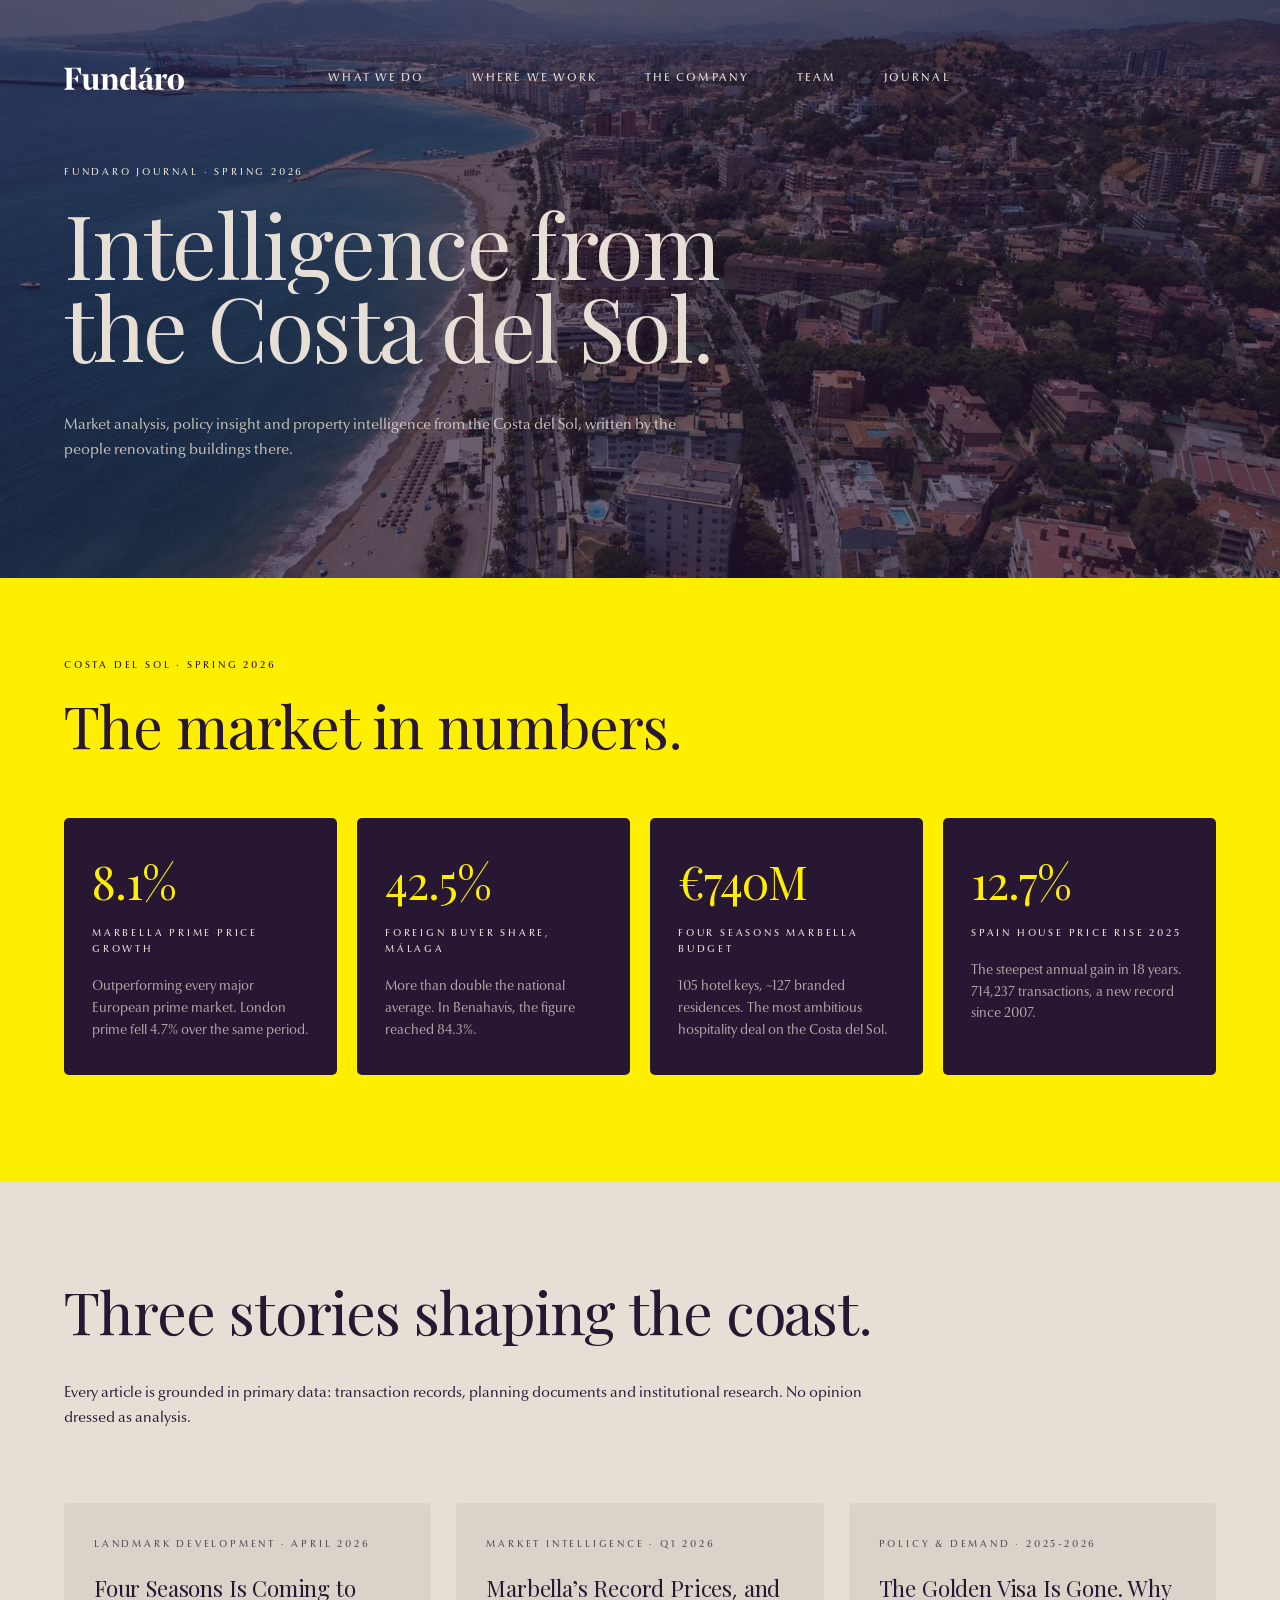
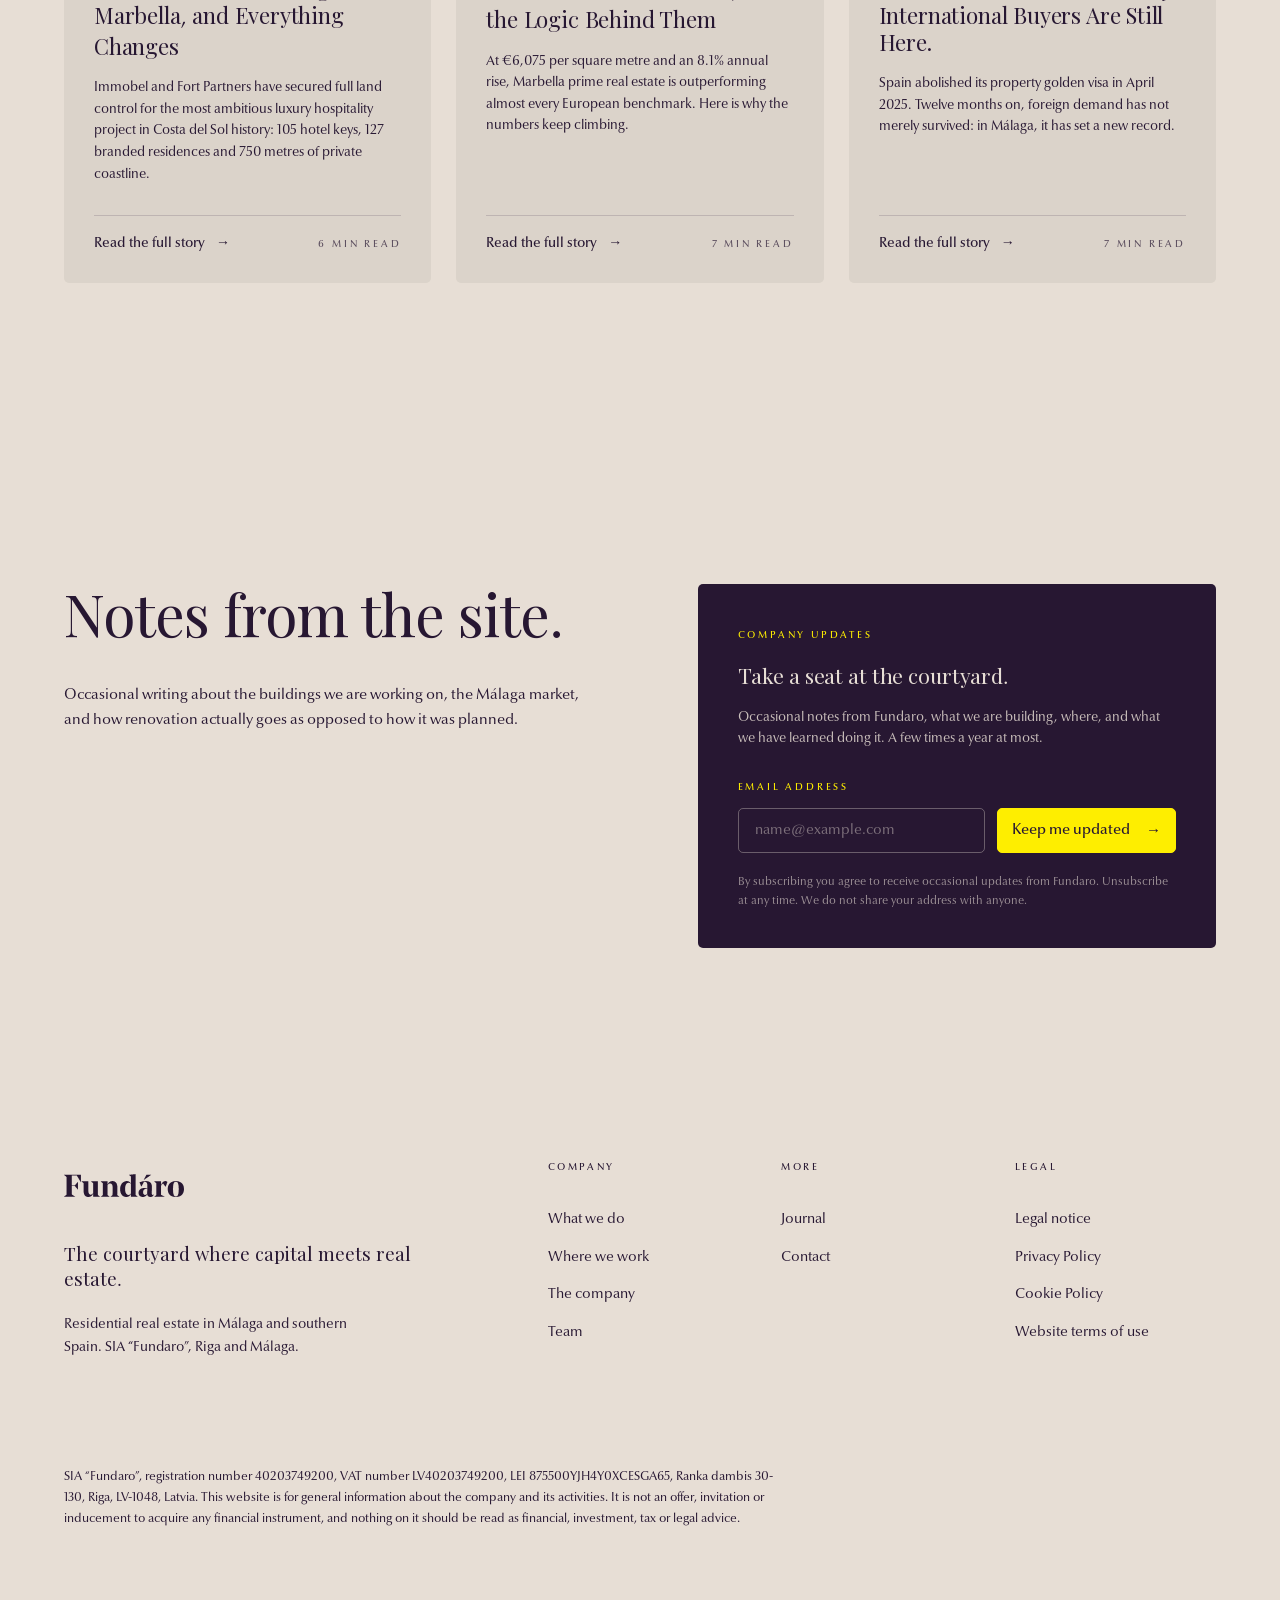
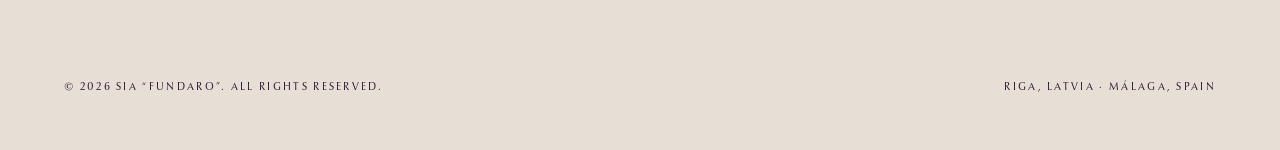
<file: journal/index.html>
<!DOCTYPE html>
<html lang="en">
<head><script data-fndr="static-host">
(function(){
  window.FD_API_BASE="";window.FD_VIDEO_BASE="https://fndr.8nomads.com/v2/assets";window.FD_SITE_BASE="";
  // Framer CMS byte ranges on a plain file host: fetch the whole file once, hand back the slices asked for
  var f=window.fetch,cache={};
  window.fetch=function(u,o){
    try{
      var url=new URL(typeof u==="string"?u:u.url,location.href),ranges=url.searchParams.get("range");
      if(ranges&&/\.framercms$/.test(url.pathname)){
        var key=url.origin+url.pathname;
        var p=cache[key]||(cache[key]=f(key).then(function(r){if(!r.ok)throw new Error("cms "+r.status);return r.arrayBuffer()}));
        return p.then(function(buf){
          var b=new Uint8Array(buf),parts=[],n=0;
          ranges.split(",").forEach(function(r){var m=/^(\d+)-(\d+)$/.exec(r);if(!m)throw new Error("bad range");var s=b.subarray(+m[1],+m[2]+1);parts.push(s);n+=s.length});
          var out=new Uint8Array(n),off=0;parts.forEach(function(s){out.set(s,off);off+=s.length});
          return new Response(out,{status:200,headers:{"content-type":"application/octet-stream"}})
        })
      }
    }catch(e){}
    return f.apply(this,arguments)
  };
})();
</script>
<meta charset="utf-8">
<meta name="viewport" content="width=device-width, initial-scale=1">
<title>Journal - Costa del Sol market notes | Fundaro</title>
<link rel="icon" href="/favicon.ico" sizes="any">
<link rel="icon" type="image/png" sizes="64x64" href="/assets/favicon.png">
<link rel="apple-touch-icon" sizes="180x180" href="/apple-touch-icon.png">
<link rel="manifest" href="/site.webmanifest">
<meta name="theme-color" content="#271732">
<meta name="description" content="Market analysis and property intelligence from the Costa del Sol, written by the people renovating buildings in Malaga.">
<!-- Social graph. Absolute URLs: crawlers do not resolve relative paths.
     Change the host here if the site is served from anywhere else. -->
<link rel="canonical" href="https://www.fundaro.capital/journal/">
<meta property="og:type" content="website">
<meta property="og:site_name" content="Fundaro">
<meta property="og:url" content="https://www.fundaro.capital/journal/">
<meta property="og:title" content="Journal - Costa del Sol market notes | Fundaro">
<meta property="og:description" content="Market analysis and property intelligence from the Costa del Sol, written by the people renovating buildings in Malaga.">
<meta property="og:image" content="https://www.fundaro.capital/assets/masthead-journal.jpg">
<meta property="og:image:type" content="image/jpeg">
<meta property="og:image:width" content="1672">
<meta property="og:image:height" content="941">
<meta property="og:image:alt" content="Malaga and the Costa del Sol from the air">
<meta property="og:locale" content="en_GB">
<meta name="twitter:card" content="summary_large_image">
<meta name="twitter:title" content="Journal - Costa del Sol market notes | Fundaro">
<meta name="twitter:description" content="Market analysis and property intelligence from the Costa del Sol, written by the people renovating buildings in Malaga.">
<meta name="twitter:image" content="https://www.fundaro.capital/assets/masthead-journal.jpg">
<meta name="twitter:image:alt" content="Malaga and the Costa del Sol from the air">
<!-- The two faces every page opens with. Same origin, but a font preload
     still needs crossorigin or it is fetched twice. -->
<link rel="preload" as="font" type="font/woff2" crossorigin
      href="../assets/fonts/playfair-display-latin.woff2">
<link rel="preload" as="font" type="font/woff2" crossorigin
      href="../assets/fonts/optima-nova-regular.woff2">
<link rel="stylesheet" href="../styles.css?v=brand1">
<script>
/* Opt in to the reveal animations only where they can run and are wanted. */
if ('IntersectionObserver' in window &&
    !window.matchMedia('(prefers-reduced-motion: reduce)').matches) {
  document.documentElement.className += ' js';
}
</script>
<script type="application/ld+json">
{
  "@context": "https://schema.org",
  "@graph": [
    {
      "@type": "Blog",
      "@id": "https://www.fundaro.capital/journal/#blog",
      "url": "https://www.fundaro.capital/journal/",
      "name": "Fundaro Journal",
      "description": "Market analysis and property intelligence from the Costa del Sol, written by the people renovating buildings in Malaga.",
      "inLanguage": "en-GB",
      "publisher": {
        "@id": "https://www.fundaro.capital/#organization"
      },
      "blogPost": [
        {
          "@type": "BlogPosting",
          "@id": "https://www.fundaro.capital/journal/four-seasons-marbella/#article",
          "url": "https://www.fundaro.capital/journal/four-seasons-marbella/",
          "headline": "Four Seasons Is Coming to Marbella, and Everything Changes",
          "datePublished": "2026-04-29",
          "image": "https://www.fundaro.capital/assets/masthead-four-seasons.jpg",
          "author": {
            "@type": "Organization",
            "name": "Fundaro Editorial",
            "url": "https://www.fundaro.capital/"
          },
          "publisher": {
            "@id": "https://www.fundaro.capital/#organization"
          }
        },
        {
          "@type": "BlogPosting",
          "@id": "https://www.fundaro.capital/journal/marbella-record-prices/#article",
          "url": "https://www.fundaro.capital/journal/marbella-record-prices/",
          "headline": "Marbella's Record Prices, and the Logic Behind Them",
          "datePublished": "2026-03-01",
          "image": "https://www.fundaro.capital/assets/masthead-record-prices.jpg",
          "author": {
            "@type": "Organization",
            "name": "Fundaro Editorial",
            "url": "https://www.fundaro.capital/"
          },
          "publisher": {
            "@id": "https://www.fundaro.capital/#organization"
          }
        },
        {
          "@type": "BlogPosting",
          "@id": "https://www.fundaro.capital/journal/golden-visa-gone/#article",
          "url": "https://www.fundaro.capital/journal/golden-visa-gone/",
          "headline": "The Golden Visa Is Gone. Why International Buyers Are Still Here.",
          "datePublished": "2026-05-01",
          "image": "https://www.fundaro.capital/assets/masthead-golden-visa.jpg",
          "author": {
            "@type": "Organization",
            "name": "Fundaro Editorial",
            "url": "https://www.fundaro.capital/"
          },
          "publisher": {
            "@id": "https://www.fundaro.capital/#organization"
          }
        }
      ]
    },
    {
      "@type": "BreadcrumbList",
      "itemListElement": [
        {
          "@type": "ListItem",
          "position": 1,
          "name": "Home",
          "item": "https://www.fundaro.capital/"
        },
        {
          "@type": "ListItem",
          "position": 2,
          "name": "Journal",
          "item": "https://www.fundaro.capital/journal/"
        }
      ]
    }
  ]
}
</script>
</head>
<body>

<a class="skip-link" href="#main">Skip to content</a>


<!-- ============ MASTHEAD ============ -->
<header class="masthead masthead--image masthead--index">
  <div class="masthead__bg">
    <img fetchpriority="high" decoding="async" src="../assets/masthead-journal.jpg" alt="M&aacute;laga and the Costa del Sol from the air">
  </div>

  <div class="wrap">
    <nav class="nav" aria-label="Primary">
      <a class="nav__logo" href="/"><img src="../assets/logo.svg" alt="Fundaro"></a>
      <div class="nav__links">
        <a href="/#services">What we do</a>
        <a href="/#featured">Where we work</a>
        <a href="/#our-impact">The company</a>
        <a href="/#team">Team</a>
        <a href="index.html">Journal</a>
      </div>
      <a class="btn btn--ghost" href="#updates">Stay in touch</a>
    </nav>

    <div class="masthead__body">
      <p class="tag section__eyebrow" data-anim>Fundaro Journal &middot; Spring 2026</p>
      <h1 class="d1" data-anim="lines">Intelligence from<br>the Costa del Sol<span class="num">.</span></h1>
      <p class="lede masthead__lede" data-anim>Market analysis, policy insight and property intelligence from the Costa del Sol, written by the people renovating buildings there.</p>
    </div>
  </div>
</header>
<main id="main">


<!-- ============ THE MARKET IN NUMBERS ============ -->
<section class="regulator">
  <div class="wrap">
    <p class="tag section__eyebrow" data-anim>Costa del Sol &middot; Spring 2026</p>
    <h2 class="d2" data-anim="lines">The market in numbers<span class="num">.</span></h2>

    <div class="figures" data-stagger>
      <article class="figure" data-anim>
        <p class="figure__v">8.1%</p>
        <p class="tag figure__l">Marbella prime price growth</p>
        <p class="note figure__n">Outperforming every major European prime market. London prime fell 4.7% over the same period.</p>
      </article>
      <article class="figure" data-anim>
        <p class="figure__v">42.5%</p>
        <p class="tag figure__l">Foreign buyer share, M&aacute;laga</p>
        <p class="note figure__n">More than double the national average. In Benahav&iacute;s, the figure reached 84.3%.</p>
      </article>
      <article class="figure" data-anim>
        <p class="figure__v">&euro;740M</p>
        <p class="tag figure__l">Four Seasons Marbella budget</p>
        <p class="note figure__n">105 hotel keys, ~127 branded residences. The most ambitious hospitality deal on the Costa del Sol.</p>
      </article>
      <article class="figure" data-anim>
        <p class="figure__v">12.7%</p>
        <p class="tag figure__l">Spain house price rise 2025</p>
        <p class="note figure__n">The steepest annual gain in 18 years. 714,237 transactions, a new record since 2007.</p>
      </article>
    </div>
  </div>
</section>

<!-- ============ ARTICLES ============ -->
<section class="steps">
  <div class="wrap">
    <h2 class="d2" data-anim="lines">Three stories shaping the coast<span class="num">.</span></h2>
    <p class="lede steps__intro" data-anim>Every article is grounded in primary data: transaction records, planning documents and institutional research. No opinion dressed as analysis.</p>

    <div class="posts" data-stagger>
      <a class="post" href="four-seasons-marbella/index.html" data-anim>
        <p class="tag">Landmark Development &middot; April 2026</p>
        <h3 class="post__t">Four Seasons Is Coming to Marbella<span class="num">,</span> and Everything Changes</h3>
        <p class="note post__p">Immobel and Fort Partners have secured full land control for the most ambitious luxury hospitality project in Costa del Sol history: 105 hotel keys, 127 branded residences and 750 metres of private coastline.</p>
        <div class="post__foot">
          <span class="post__read">Read the full story <span aria-hidden="true">&rarr;</span></span>
          <span class="tag post__time">6 min read</span>
        </div>
      </a>
      <a class="post" href="marbella-record-prices/index.html" data-anim>
        <p class="tag">Market Intelligence &middot; Q1 2026</p>
        <h3 class="post__t">Marbella&rsquo;s Record Prices<span class="num">,</span> and the Logic Behind Them</h3>
        <p class="note post__p">At &euro;6,075 per square metre and an 8.1% annual rise, Marbella prime real estate is outperforming almost every European benchmark. Here is why the numbers keep climbing.</p>
        <div class="post__foot">
          <span class="post__read">Read the full story <span aria-hidden="true">&rarr;</span></span>
          <span class="tag post__time">7 min read</span>
        </div>
      </a>
      <a class="post" href="golden-visa-gone/index.html" data-anim>
        <p class="tag">Policy &amp; Demand &middot; 2025-2026</p>
        <h3 class="post__t">The Golden Visa Is Gone. Why International Buyers Are Still Here.</h3>
        <p class="note post__p">Spain abolished its property golden visa in April 2025. Twelve months on, foreign demand has not merely survived: in M&aacute;laga, it has set a new record.</p>
        <div class="post__foot">
          <span class="post__read">Read the full story <span aria-hidden="true">&rarr;</span></span>
          <span class="tag post__time">7 min read</span>
        </div>
      </a>
    </div>
  </div>
</section>

<!-- ============ UPDATES ============ -->
<section class="courtyard">
  <div class="wrap courtyard__grid">
    <div>
      <h2 class="d2" data-anim="lines">Notes from the site<span class="num">.</span></h2>
      <p class="lede courtyard__p" data-anim>Occasional writing about the buildings we are working on, the M&aacute;laga market, and how renovation actually goes as opposed to how it was planned.</p>
    </div>

    <div class="signup" id="updates" data-anim>
      <p class="tag">Company updates</p>
      <h3 class="d4 signup__t">Take a seat at the courtyard<span class="num">.</span></h3>
      <p class="note signup__p">Occasional notes from Fundaro, what we are building, where, and what we have learned doing it. A few times a year at most.</p>

      <form class="signup__form" action="#" method="post">
        <label class="tag" for="email">Email address</label>
        <div class="signup__row">
          <input id="email" name="email" type="email" required placeholder="name@example.com" autocomplete="email">
          <button class="btn btn--dark" type="submit">Keep me updated <span aria-hidden="true">&rarr;</span></button>
        </div>
      </form>

      <p class="signup__small">By subscribing you agree to receive occasional updates from Fundaro. Unsubscribe at any time. We do not share your address with anyone.</p>

      <div class="signup__done" role="status" aria-live="polite" hidden>
        <p class="tag">Confirmation sent &middot; Check your inbox</p>
        <p class="signup__thanks">Thank you. You will hear from us occasionally, and not often.</p>
      </div>
    </div>
  </div>
</section>

</main>

<!-- ============ FOOTER ============ -->
<footer class="footer">
  <div class="wrap">
    <div class="footer__top">
      <div>
        <div class="footer__logo"><img src="../assets/logo-dark.svg" alt="Fundaro"></div>
        <p class="footer__line">The courtyard where capital meets real estate<span class="num">.</span></p>
        <p class="footer__sub">Residential real estate in M&aacute;laga and southern Spain. SIA &ldquo;Fundaro&rdquo;, Riga and M&aacute;laga.</p>
      </div>

      <div class="footer__cols">
        <div>
          <p class="tag">Company</p>
          <ul>
            <li><a href="/#services">What we do</a></li>
            <li><a href="/#featured">Where we work</a></li>
            <li><a href="/#our-impact">The company</a></li>
            <li><a href="/#team">Team</a></li>
          </ul>
        </div>
        <div>
          <p class="tag">More</p>
          <ul>
            <li><a href="index.html">Journal</a></li>
            <li><a href="#updates">Contact</a></li>
          </ul>
        </div>
        <div>
          <p class="tag">Legal</p>
          <ul>
            <li><a href="/">Legal notice</a></li>
            <li><a href="/">Privacy Policy</a></li>
            <li><a href="/">Cookie Policy</a></li>
            <li><a href="/">Website terms of use</a></li>
          </ul>
        </div>
      </div>
    </div>

    <p class="footer__disclaimer">SIA &ldquo;Fundaro&rdquo;, registration number 40203749200, VAT number LV40203749200, LEI 875500YJH4Y0XCESGA65, Ranka dambis 30-130, Riga, LV-1048, Latvia. This website is for general information about the company and its activities. It is not an offer, invitation or inducement to acquire any financial instrument, and nothing on it should be read as financial, investment, tax or legal advice.</p>

    <div class="footer__bot">
      <p>&copy; 2026 SIA &ldquo;Fundaro&rdquo;. All rights reserved.</p>
      <p>Riga, Latvia &middot; M&aacute;laga, Spain</p>
    </div>
  </div>
</footer>

<script>
/* ---------------------------------------------------------------
   In-page navigation. Anchor links glide to their section instead of
   jumping. Links to another page keep their normal behaviour.
   --------------------------------------------------------------- */
(function () {
  var reduce = window.matchMedia('(prefers-reduced-motion: reduce)');
  var frame = 0;
  var running = false;

  function ease(t) {
    return t < 0.5 ? 4 * t * t * t : 1 - Math.pow(-2 * t + 2, 3) / 2;
  }

  function stop() {
    running = false;
    if (frame) cancelAnimationFrame(frame);
    frame = 0;
  }

  ['wheel', 'touchstart', 'keydown'].forEach(function (evt) {
    window.addEventListener(evt, function () { if (running) stop(); }, { passive: true });
  });

  function positionOf(el) {
    var margin = parseFloat(getComputedStyle(el).scrollMarginTop) || 0;
    var top = el.getBoundingClientRect().top + window.pageYOffset - margin;
    var max = document.documentElement.scrollHeight - window.innerHeight;
    return Math.max(0, Math.min(Math.round(top), Math.round(max)));
  }

  function glide(to, then) {
    var from = window.pageYOffset;
    var delta = to - from;
    if (!delta) { then(); return; }
    var duration = Math.min(1300, Math.max(550, Math.abs(delta) * 0.45));
    var start = performance.now();
    running = true;
    frame = requestAnimationFrame(function step(now) {
      if (!running) return;
      var p = Math.min(1, (now - start) / duration);
      window.scrollTo(0, from + delta * ease(p));
      if (p < 1) { frame = requestAnimationFrame(step); }
      else { stop(); then(); }
    });
  }

  function land(el, href) {
    if (history.replaceState) history.replaceState(null, '', href);
    if (!el) return;
    if (!el.hasAttribute('tabindex')) el.setAttribute('tabindex', '-1');
    el.focus({ preventScroll: true });
  }

  document.addEventListener('click', function (e) {
    if (e.defaultPrevented || e.button !== 0 || e.metaKey || e.ctrlKey || e.shiftKey || e.altKey) return;
    var link = e.target.closest && e.target.closest('a[href]');
    if (!link) return;

    var href = link.getAttribute('href');
    if (!href || href.charAt(0) !== '#') return;

    var id = href.slice(1);
    var el = id ? document.getElementById(id) : null;
    if (id && !el) return;

    e.preventDefault();
    stop();
    var to = el ? positionOf(el) : 0;
    if (reduce.matches) { window.scrollTo(0, to); land(el, href); return; }
    glide(to, function () { land(el, href); });
  });
})();
</script>

<script>
/* ---------------------------------------------------------------
   Motion. One observer drives every entry animation on the page:
   an element is revealed the first time it reaches the viewport and
   is then dropped, so nothing runs on a second pass.
   --------------------------------------------------------------- */
(function () {
  var root = document.documentElement;
  if (!root.classList.contains('js')) return;

  try {
    document.querySelectorAll('[data-anim="lines"]').forEach(function (el) {
      el.innerHTML = el.innerHTML.split(/<br\s*\/?>/i).map(function (line, i) {
        return '<span class="ln" style="--i:' + i + '"><span>' + line + '</span></span>';
      /* joined on a space: the <br> is gone once the lines are wrapped, and
         without it the extracted text reads "real estatein southern" */
      }).join(' ');
    });

    document.querySelectorAll('[data-stagger]').forEach(function (group) {
      Array.prototype.forEach.call(group.children, function (child, i) {
        child.style.setProperty('--i', i);
      });
    });

    var io = new IntersectionObserver(function (entries) {
      entries.forEach(function (entry) {
        if (!entry.isIntersecting) return;
        entry.target.classList.add('is-in');
        io.unobserve(entry.target);
      });
    }, { rootMargin: '0px 0px -10% 0px' });

    document.querySelectorAll('[data-anim]').forEach(function (el) { io.observe(el); });

    /* the masthead is already on screen: play it on load, not on scroll */
    requestAnimationFrame(function () {
      document.querySelectorAll('.masthead [data-anim]').forEach(function (el) {
        io.unobserve(el);
        el.classList.add('is-in');
      });
    });
  } catch (err) {
    root.classList.remove('js');
  }
})();
</script>

<script>
/* ---------------------------------------------------------------
   Signup success state. The form has no endpoint yet, so this only
   swaps the card to its confirmation copy; wire the POST to a real
   list before launch and move this into its success handler.
   --------------------------------------------------------------- */
(function () {
  document.querySelectorAll('.signup__form').forEach(function (form) {
    form.addEventListener('submit', function (e) {
      e.preventDefault();
      /* let the browser say what is wrong with the address */
      if (!form.checkValidity()) { form.reportValidity(); return; }

      var card = form.closest('.signup');
      var done = card && card.querySelector('.signup__done');
      if (!done) return;

      done.hidden = false;
      void done.offsetWidth;          /* let the hidden state paint once, so it can transition */
      card.classList.add('is-done');
      done.setAttribute('tabindex', '-1');
      done.focus({ preventScroll: true });
    });
  });
})();
</script>

</body>
</html>
</file>
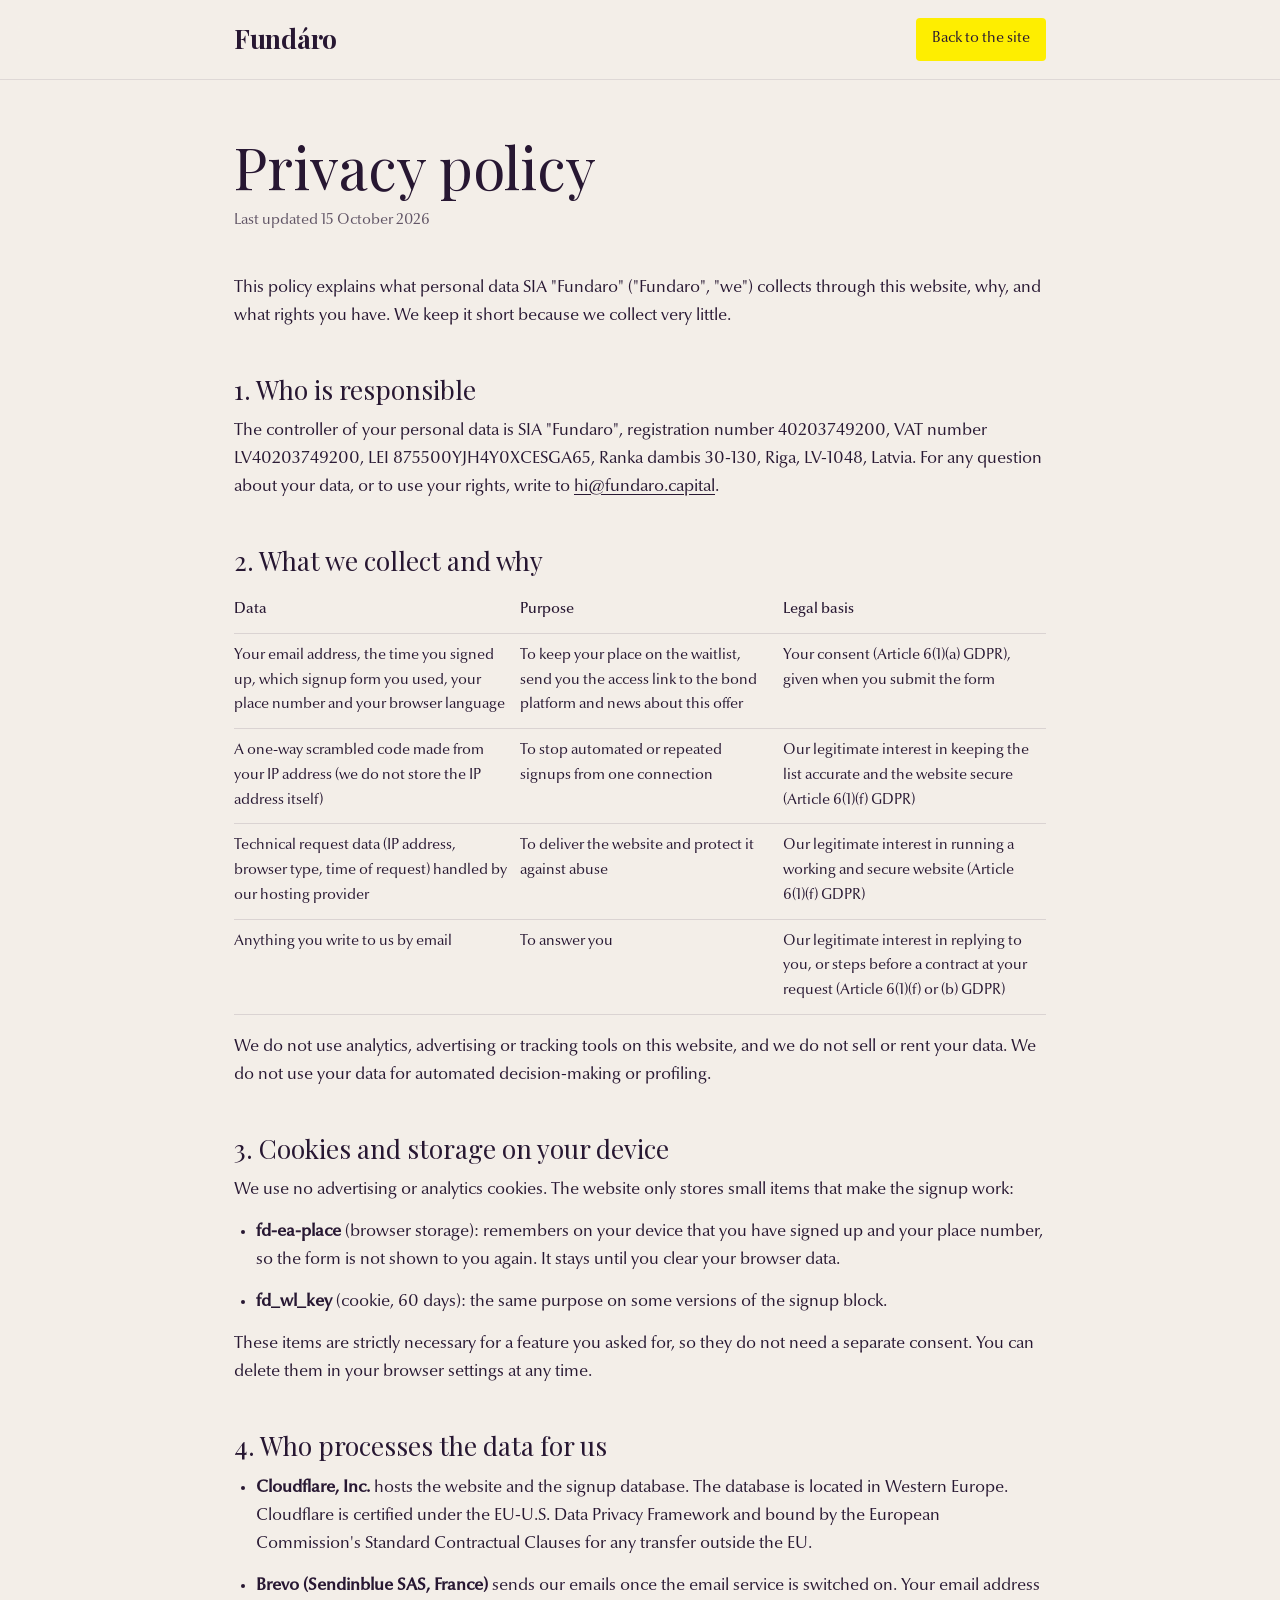
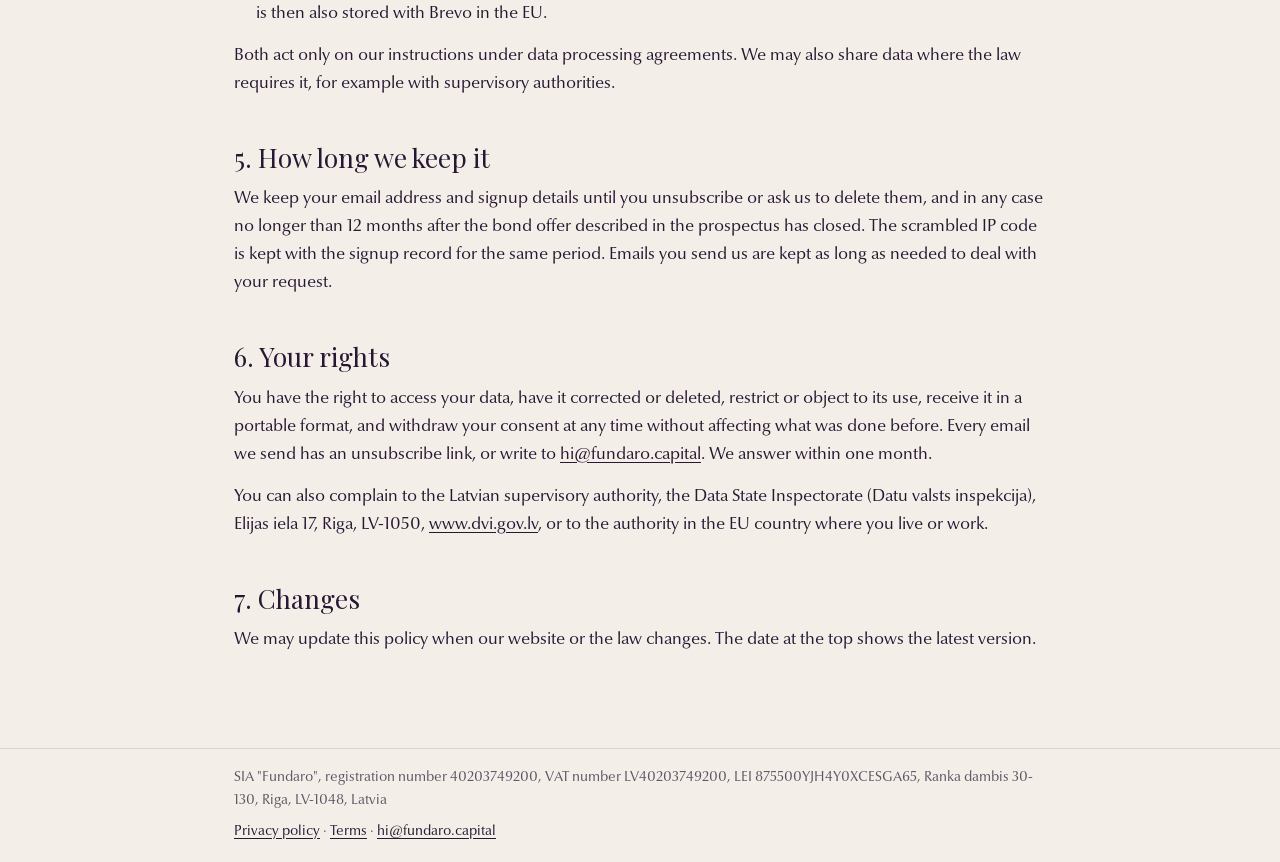
<file: privacy-policy/index.html>
<!doctype html>
<html lang="en">
<head><script data-fndr="static-host">
(function(){
  window.FD_API_BASE="";window.FD_VIDEO_BASE="https://fndr.8nomads.com/v2/assets";window.FD_SITE_BASE="";
  // Framer CMS byte ranges on a plain file host: fetch the whole file once, hand back the slices asked for
  var f=window.fetch,cache={};
  window.fetch=function(u,o){
    try{
      var url=new URL(typeof u==="string"?u:u.url,location.href),ranges=url.searchParams.get("range");
      if(ranges&&/\.framercms$/.test(url.pathname)){
        var key=url.origin+url.pathname;
        var p=cache[key]||(cache[key]=f(key).then(function(r){if(!r.ok)throw new Error("cms "+r.status);return r.arrayBuffer()}));
        return p.then(function(buf){
          var b=new Uint8Array(buf),parts=[],n=0;
          ranges.split(",").forEach(function(r){var m=/^(\d+)-(\d+)$/.exec(r);if(!m)throw new Error("bad range");var s=b.subarray(+m[1],+m[2]+1);parts.push(s);n+=s.length});
          var out=new Uint8Array(n),off=0;parts.forEach(function(s){out.set(s,off);off+=s.length});
          return new Response(out,{status:200,headers:{"content-type":"application/octet-stream"}})
        })
      }
    }catch(e){}
    return f.apply(this,arguments)
  };
})();
</script>
<meta charset="utf-8">
<meta name="viewport" content="width=device-width, initial-scale=1">
<title>Privacy policy · Fundáro</title>
<meta name="description" content="How SIA Fundaro handles personal data collected through this website.">
<meta name="robots" content="index,follow">
<link rel="icon" href="../assets/favicon.png">
<style>
@font-face { font-family: "Optima nova LT Pro"; src: url("../assets/fonts/optima-nova-regular.woff2") format("woff2"); font-weight: 400; font-display: swap; }
@font-face { font-family: "Optima nova LT Pro"; src: url("../assets/fonts/optima-nova-medium.woff2") format("woff2"); font-weight: 500; font-display: swap; }
@font-face { font-family: "Playfair Display"; src: url("../assets/fonts/playfair-display-latin.woff2") format("woff2"); font-weight: 400 700; font-display: swap; }
:root { --ink: #271732; --cream: #e7ded5; --paper: #f3eee8; --yellow: #feee00; --muted: rgba(39, 23, 50, .72); }
* { box-sizing: border-box; }
html { -webkit-text-size-adjust: 100%; }
body { margin: 0; background: var(--paper); color: var(--ink); font-family: "Optima nova LT Pro", Optima, Candara, "Segoe UI", sans-serif; font-size: 17px; line-height: 1.65; -webkit-font-smoothing: antialiased; }
header { position: sticky; top: 0; z-index: 2; background: rgba(243, 238, 232, .82); -webkit-backdrop-filter: blur(14px); backdrop-filter: blur(14px); border-bottom: 1px solid rgba(39, 23, 50, .1); }
.bar { max-width: 860px; margin: 0 auto; padding: 18px 24px; display: flex; align-items: center; justify-content: space-between; }
.logo { font-family: "Playfair Display", Georgia, serif; font-weight: 700; font-size: 26px; color: var(--ink); text-decoration: none; letter-spacing: -.01em; }
.back { font-size: 15px; color: var(--ink); text-decoration: none; padding: 9px 16px; border-radius: 4px; background: var(--yellow); }
main { max-width: 860px; margin: 0 auto; padding: 56px 24px 80px; }
h1 { font-family: "Playfair Display", Georgia, serif; font-weight: 400; font-size: clamp(38px, 6vw, 58px); line-height: 1.05; margin: 0 0 12px; }
.updated { color: var(--muted); font-size: 15px; margin: 0 0 40px; }
h2 { font-family: "Playfair Display", Georgia, serif; font-weight: 400; font-size: 26px; line-height: 1.2; margin: 44px 0 12px; }
p, li { margin: 0 0 14px; }
ul { padding-left: 22px; margin: 0 0 14px; }
a { color: var(--ink); text-underline-offset: 3px; }
table { width: 100%; border-collapse: collapse; margin: 8px 0 18px; font-size: 15px; }
th, td { text-align: left; vertical-align: top; padding: 10px 12px 10px 0; border-bottom: 1px solid rgba(39, 23, 50, .12); }
th { font-weight: 500; }
footer { border-top: 1px solid rgba(39, 23, 50, .12); }
footer .bar { font-size: 14px; color: var(--muted); flex-wrap: wrap; gap: 8px 20px; }
@media (max-width: 600px) { body { font-size: 16px; } main { padding-top: 36px; } table, thead, tbody, tr, th, td { display: block; } thead { display: none; } td { border: 0; padding: 2px 0; } tr { border-bottom: 1px solid rgba(39, 23, 50, .12); padding: 10px 0; } }
</style>
</head>
<body>
<header><div class="bar"><a class="logo" href="../">Fundáro</a><a class="back" href="../">Back to the site</a></div></header>
<main>
<h1>Privacy policy</h1>
<p class="updated">Last updated 15 October 2026</p>

<p>This policy explains what personal data SIA "Fundaro" ("Fundaro", "we") collects through this website, why, and what rights you have. We keep it short because we collect very little.</p>

<h2>1. Who is responsible</h2>
<p>The controller of your personal data is SIA "Fundaro", registration number 40203749200, VAT number LV40203749200, LEI 875500YJH4Y0XCESGA65, Ranka dambis 30-130, Riga, LV-1048, Latvia. For any question about your data, or to use your rights, write to <a href="mailto:hi@fundaro.capital">hi@fundaro.capital</a>.</p>

<h2>2. What we collect and why</h2>
<table>
<thead><tr><th>Data</th><th>Purpose</th><th>Legal basis</th></tr></thead>
<tbody>
<tr><td>Your email address, the time you signed up, which signup form you used, your place number and your browser language</td><td>To keep your place on the waitlist, send you the access link to the bond platform and news about this offer</td><td>Your consent (Article 6(1)(a) GDPR), given when you submit the form</td></tr>
<tr><td>A one-way scrambled code made from your IP address (we do not store the IP address itself)</td><td>To stop automated or repeated signups from one connection</td><td>Our legitimate interest in keeping the list accurate and the website secure (Article 6(1)(f) GDPR)</td></tr>
<tr><td>Technical request data (IP address, browser type, time of request) handled by our hosting provider</td><td>To deliver the website and protect it against abuse</td><td>Our legitimate interest in running a working and secure website (Article 6(1)(f) GDPR)</td></tr>
<tr><td>Anything you write to us by email</td><td>To answer you</td><td>Our legitimate interest in replying to you, or steps before a contract at your request (Article 6(1)(f) or (b) GDPR)</td></tr>
</tbody>
</table>
<p>We do not use analytics, advertising or tracking tools on this website, and we do not sell or rent your data. We do not use your data for automated decision-making or profiling.</p>

<h2>3. Cookies and storage on your device</h2>
<p>We use no advertising or analytics cookies. The website only stores small items that make the signup work:</p>
<ul>
<li><strong>fd-ea-place</strong> (browser storage): remembers on your device that you have signed up and your place number, so the form is not shown to you again. It stays until you clear your browser data.</li>
<li><strong>fd_wl_key</strong> (cookie, 60 days): the same purpose on some versions of the signup block.</li>
</ul>
<p>These items are strictly necessary for a feature you asked for, so they do not need a separate consent. You can delete them in your browser settings at any time.</p>

<h2>4. Who processes the data for us</h2>
<ul>
<li><strong>Cloudflare, Inc.</strong> hosts the website and the signup database. The database is located in Western Europe. Cloudflare is certified under the EU-U.S. Data Privacy Framework and bound by the European Commission's Standard Contractual Clauses for any transfer outside the EU.</li>
<li><strong>Brevo (Sendinblue SAS, France)</strong> sends our emails once the email service is switched on. Your email address is then also stored with Brevo in the EU.</li>
</ul>
<p>Both act only on our instructions under data processing agreements. We may also share data where the law requires it, for example with supervisory authorities.</p>

<h2>5. How long we keep it</h2>
<p>We keep your email address and signup details until you unsubscribe or ask us to delete them, and in any case no longer than 12 months after the bond offer described in the prospectus has closed. The scrambled IP code is kept with the signup record for the same period. Emails you send us are kept as long as needed to deal with your request.</p>

<h2>6. Your rights</h2>
<p>You have the right to access your data, have it corrected or deleted, restrict or object to its use, receive it in a portable format, and withdraw your consent at any time without affecting what was done before. Every email we send has an unsubscribe link, or write to <a href="mailto:hi@fundaro.capital">hi@fundaro.capital</a>. We answer within one month.</p>
<p>You can also complain to the Latvian supervisory authority, the Data State Inspectorate (Datu valsts inspekcija), Elijas iela 17, Riga, LV-1050, <a href="https://www.dvi.gov.lv" rel="noopener">www.dvi.gov.lv</a>, or to the authority in the EU country where you live or work.</p>

<h2>7. Changes</h2>
<p>We may update this policy when our website or the law changes. The date at the top shows the latest version.</p>

</main>
<footer><div class="bar"><span>SIA "Fundaro", registration number 40203749200, VAT number LV40203749200, LEI 875500YJH4Y0XCESGA65, Ranka dambis 30-130, Riga, LV-1048, Latvia</span><span><a href="../privacy-policy/">Privacy policy</a> · <a href="../terms/">Terms</a> · <a href="mailto:hi@fundaro.capital">hi@fundaro.capital</a></span></div></footer>
</body>
</html>
</file>
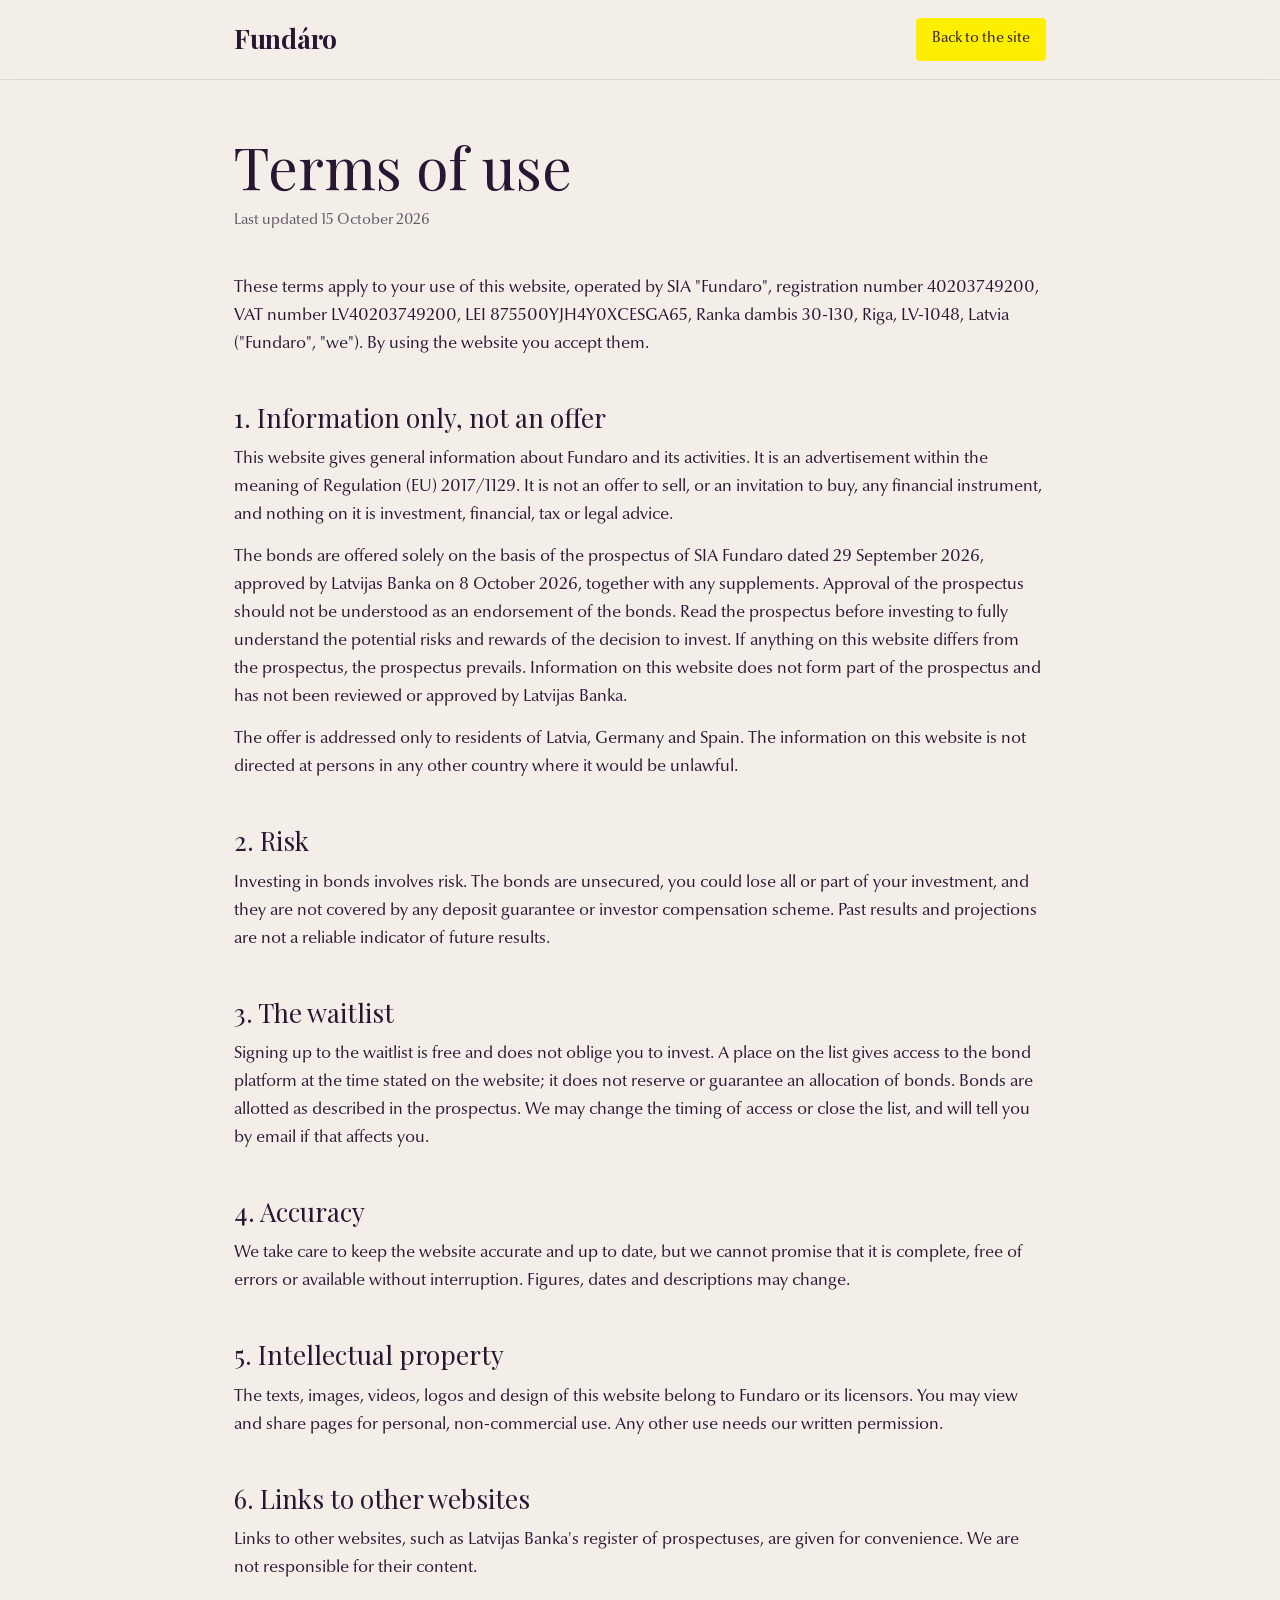
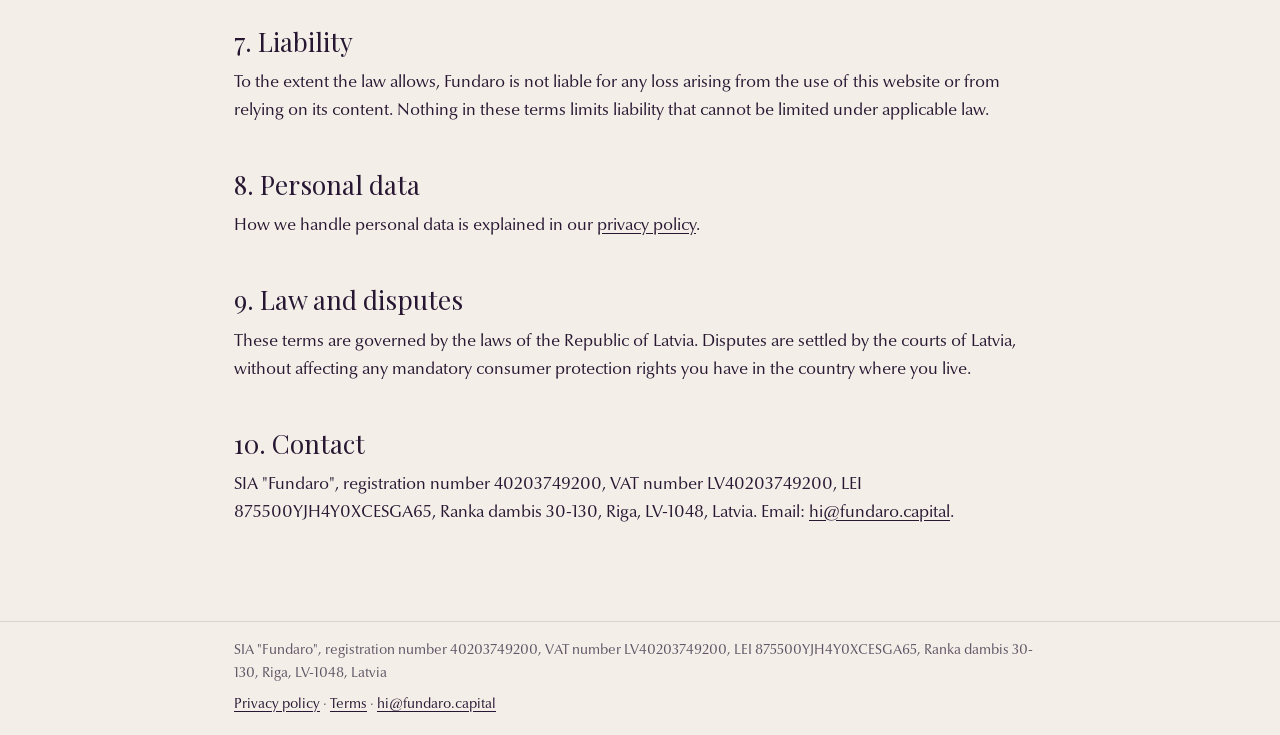
<file: terms/index.html>
<!doctype html>
<html lang="en">
<head><script data-fndr="static-host">
(function(){
  window.FD_API_BASE="";window.FD_VIDEO_BASE="https://fndr.8nomads.com/v2/assets";window.FD_SITE_BASE="";
  // Framer CMS byte ranges on a plain file host: fetch the whole file once, hand back the slices asked for
  var f=window.fetch,cache={};
  window.fetch=function(u,o){
    try{
      var url=new URL(typeof u==="string"?u:u.url,location.href),ranges=url.searchParams.get("range");
      if(ranges&&/\.framercms$/.test(url.pathname)){
        var key=url.origin+url.pathname;
        var p=cache[key]||(cache[key]=f(key).then(function(r){if(!r.ok)throw new Error("cms "+r.status);return r.arrayBuffer()}));
        return p.then(function(buf){
          var b=new Uint8Array(buf),parts=[],n=0;
          ranges.split(",").forEach(function(r){var m=/^(\d+)-(\d+)$/.exec(r);if(!m)throw new Error("bad range");var s=b.subarray(+m[1],+m[2]+1);parts.push(s);n+=s.length});
          var out=new Uint8Array(n),off=0;parts.forEach(function(s){out.set(s,off);off+=s.length});
          return new Response(out,{status:200,headers:{"content-type":"application/octet-stream"}})
        })
      }
    }catch(e){}
    return f.apply(this,arguments)
  };
})();
</script>
<meta charset="utf-8">
<meta name="viewport" content="width=device-width, initial-scale=1">
<title>Terms of use · Fundáro</title>
<meta name="description" content="Terms for using the Fundaro website.">
<meta name="robots" content="index,follow">
<link rel="icon" href="../assets/favicon.png">
<style>
@font-face { font-family: "Optima nova LT Pro"; src: url("../assets/fonts/optima-nova-regular.woff2") format("woff2"); font-weight: 400; font-display: swap; }
@font-face { font-family: "Optima nova LT Pro"; src: url("../assets/fonts/optima-nova-medium.woff2") format("woff2"); font-weight: 500; font-display: swap; }
@font-face { font-family: "Playfair Display"; src: url("../assets/fonts/playfair-display-latin.woff2") format("woff2"); font-weight: 400 700; font-display: swap; }
:root { --ink: #271732; --cream: #e7ded5; --paper: #f3eee8; --yellow: #feee00; --muted: rgba(39, 23, 50, .72); }
* { box-sizing: border-box; }
html { -webkit-text-size-adjust: 100%; }
body { margin: 0; background: var(--paper); color: var(--ink); font-family: "Optima nova LT Pro", Optima, Candara, "Segoe UI", sans-serif; font-size: 17px; line-height: 1.65; -webkit-font-smoothing: antialiased; }
header { position: sticky; top: 0; z-index: 2; background: rgba(243, 238, 232, .82); -webkit-backdrop-filter: blur(14px); backdrop-filter: blur(14px); border-bottom: 1px solid rgba(39, 23, 50, .1); }
.bar { max-width: 860px; margin: 0 auto; padding: 18px 24px; display: flex; align-items: center; justify-content: space-between; }
.logo { font-family: "Playfair Display", Georgia, serif; font-weight: 700; font-size: 26px; color: var(--ink); text-decoration: none; letter-spacing: -.01em; }
.back { font-size: 15px; color: var(--ink); text-decoration: none; padding: 9px 16px; border-radius: 4px; background: var(--yellow); }
main { max-width: 860px; margin: 0 auto; padding: 56px 24px 80px; }
h1 { font-family: "Playfair Display", Georgia, serif; font-weight: 400; font-size: clamp(38px, 6vw, 58px); line-height: 1.05; margin: 0 0 12px; }
.updated { color: var(--muted); font-size: 15px; margin: 0 0 40px; }
h2 { font-family: "Playfair Display", Georgia, serif; font-weight: 400; font-size: 26px; line-height: 1.2; margin: 44px 0 12px; }
p, li { margin: 0 0 14px; }
ul { padding-left: 22px; margin: 0 0 14px; }
a { color: var(--ink); text-underline-offset: 3px; }
table { width: 100%; border-collapse: collapse; margin: 8px 0 18px; font-size: 15px; }
th, td { text-align: left; vertical-align: top; padding: 10px 12px 10px 0; border-bottom: 1px solid rgba(39, 23, 50, .12); }
th { font-weight: 500; }
footer { border-top: 1px solid rgba(39, 23, 50, .12); }
footer .bar { font-size: 14px; color: var(--muted); flex-wrap: wrap; gap: 8px 20px; }
@media (max-width: 600px) { body { font-size: 16px; } main { padding-top: 36px; } table, thead, tbody, tr, th, td { display: block; } thead { display: none; } td { border: 0; padding: 2px 0; } tr { border-bottom: 1px solid rgba(39, 23, 50, .12); padding: 10px 0; } }
</style>
</head>
<body>
<header><div class="bar"><a class="logo" href="../">Fundáro</a><a class="back" href="../">Back to the site</a></div></header>
<main>
<h1>Terms of use</h1>
<p class="updated">Last updated 15 October 2026</p>

<p>These terms apply to your use of this website, operated by SIA "Fundaro", registration number 40203749200, VAT number LV40203749200, LEI 875500YJH4Y0XCESGA65, Ranka dambis 30-130, Riga, LV-1048, Latvia ("Fundaro", "we"). By using the website you accept them.</p>

<h2>1. Information only, not an offer</h2>
<p>This website gives general information about Fundaro and its activities. It is an advertisement within the meaning of Regulation (EU) 2017/1129. It is not an offer to sell, or an invitation to buy, any financial instrument, and nothing on it is investment, financial, tax or legal advice.</p>
<p>The bonds are offered solely on the basis of the prospectus of SIA Fundaro dated 29 September 2026, approved by Latvijas Banka on 8 October 2026, together with any supplements. Approval of the prospectus should not be understood as an endorsement of the bonds. Read the prospectus before investing to fully understand the potential risks and rewards of the decision to invest. If anything on this website differs from the prospectus, the prospectus prevails. Information on this website does not form part of the prospectus and has not been reviewed or approved by Latvijas Banka.</p>
<p>The offer is addressed only to residents of Latvia, Germany and Spain. The information on this website is not directed at persons in any other country where it would be unlawful.</p>

<h2>2. Risk</h2>
<p>Investing in bonds involves risk. The bonds are unsecured, you could lose all or part of your investment, and they are not covered by any deposit guarantee or investor compensation scheme. Past results and projections are not a reliable indicator of future results.</p>

<h2>3. The waitlist</h2>
<p>Signing up to the waitlist is free and does not oblige you to invest. A place on the list gives access to the bond platform at the time stated on the website; it does not reserve or guarantee an allocation of bonds. Bonds are allotted as described in the prospectus. We may change the timing of access or close the list, and will tell you by email if that affects you.</p>

<h2>4. Accuracy</h2>
<p>We take care to keep the website accurate and up to date, but we cannot promise that it is complete, free of errors or available without interruption. Figures, dates and descriptions may change.</p>

<h2>5. Intellectual property</h2>
<p>The texts, images, videos, logos and design of this website belong to Fundaro or its licensors. You may view and share pages for personal, non-commercial use. Any other use needs our written permission.</p>

<h2>6. Links to other websites</h2>
<p>Links to other websites, such as Latvijas Banka's register of prospectuses, are given for convenience. We are not responsible for their content.</p>

<h2>7. Liability</h2>
<p>To the extent the law allows, Fundaro is not liable for any loss arising from the use of this website or from relying on its content. Nothing in these terms limits liability that cannot be limited under applicable law.</p>

<h2>8. Personal data</h2>
<p>How we handle personal data is explained in our <a href="../privacy-policy/">privacy policy</a>.</p>

<h2>9. Law and disputes</h2>
<p>These terms are governed by the laws of the Republic of Latvia. Disputes are settled by the courts of Latvia, without affecting any mandatory consumer protection rights you have in the country where you live.</p>

<h2>10. Contact</h2>
<p>SIA "Fundaro", registration number 40203749200, VAT number LV40203749200, LEI 875500YJH4Y0XCESGA65, Ranka dambis 30-130, Riga, LV-1048, Latvia. Email: <a href="mailto:hi@fundaro.capital">hi@fundaro.capital</a>.</p>

</main>
<footer><div class="bar"><span>SIA "Fundaro", registration number 40203749200, VAT number LV40203749200, LEI 875500YJH4Y0XCESGA65, Ranka dambis 30-130, Riga, LV-1048, Latvia</span><span><a href="../privacy-policy/">Privacy policy</a> · <a href="../terms/">Terms</a> · <a href="mailto:hi@fundaro.capital">hi@fundaro.capital</a></span></div></footer>
</body>
</html>
</file>
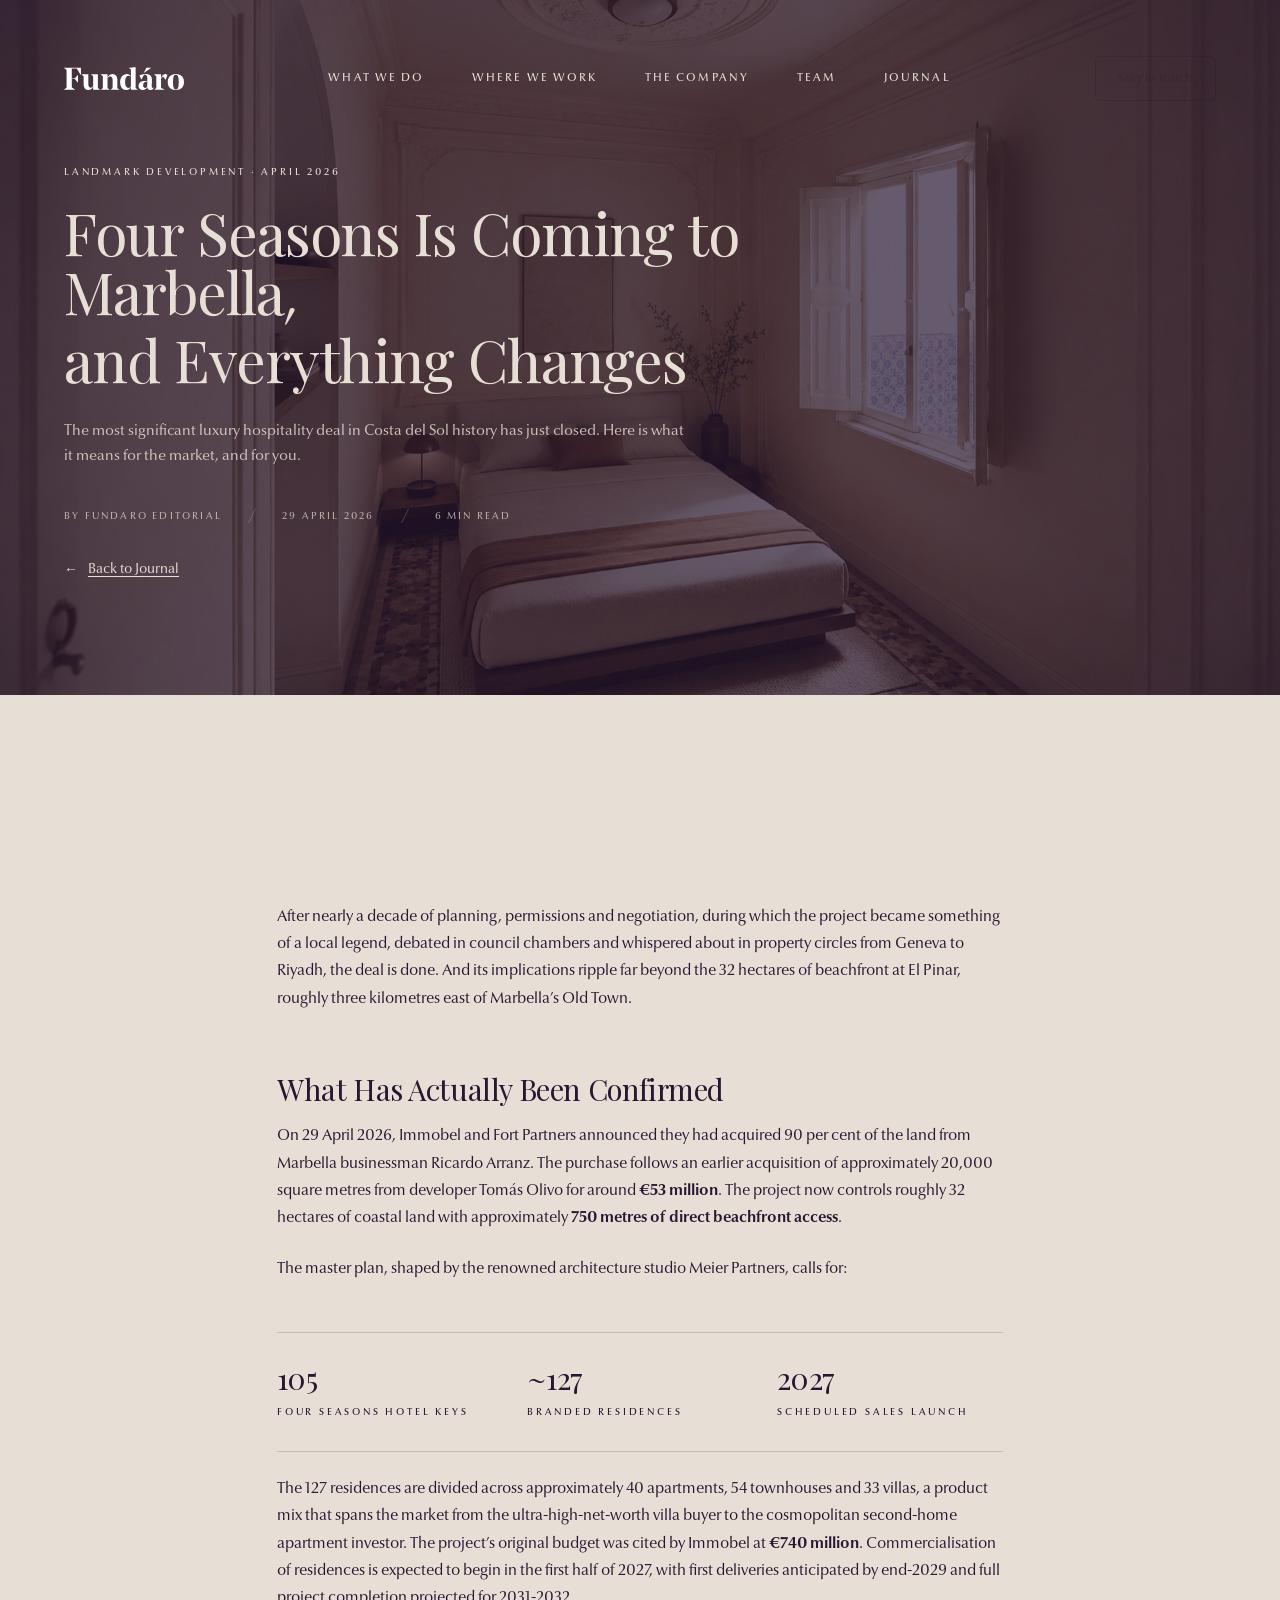
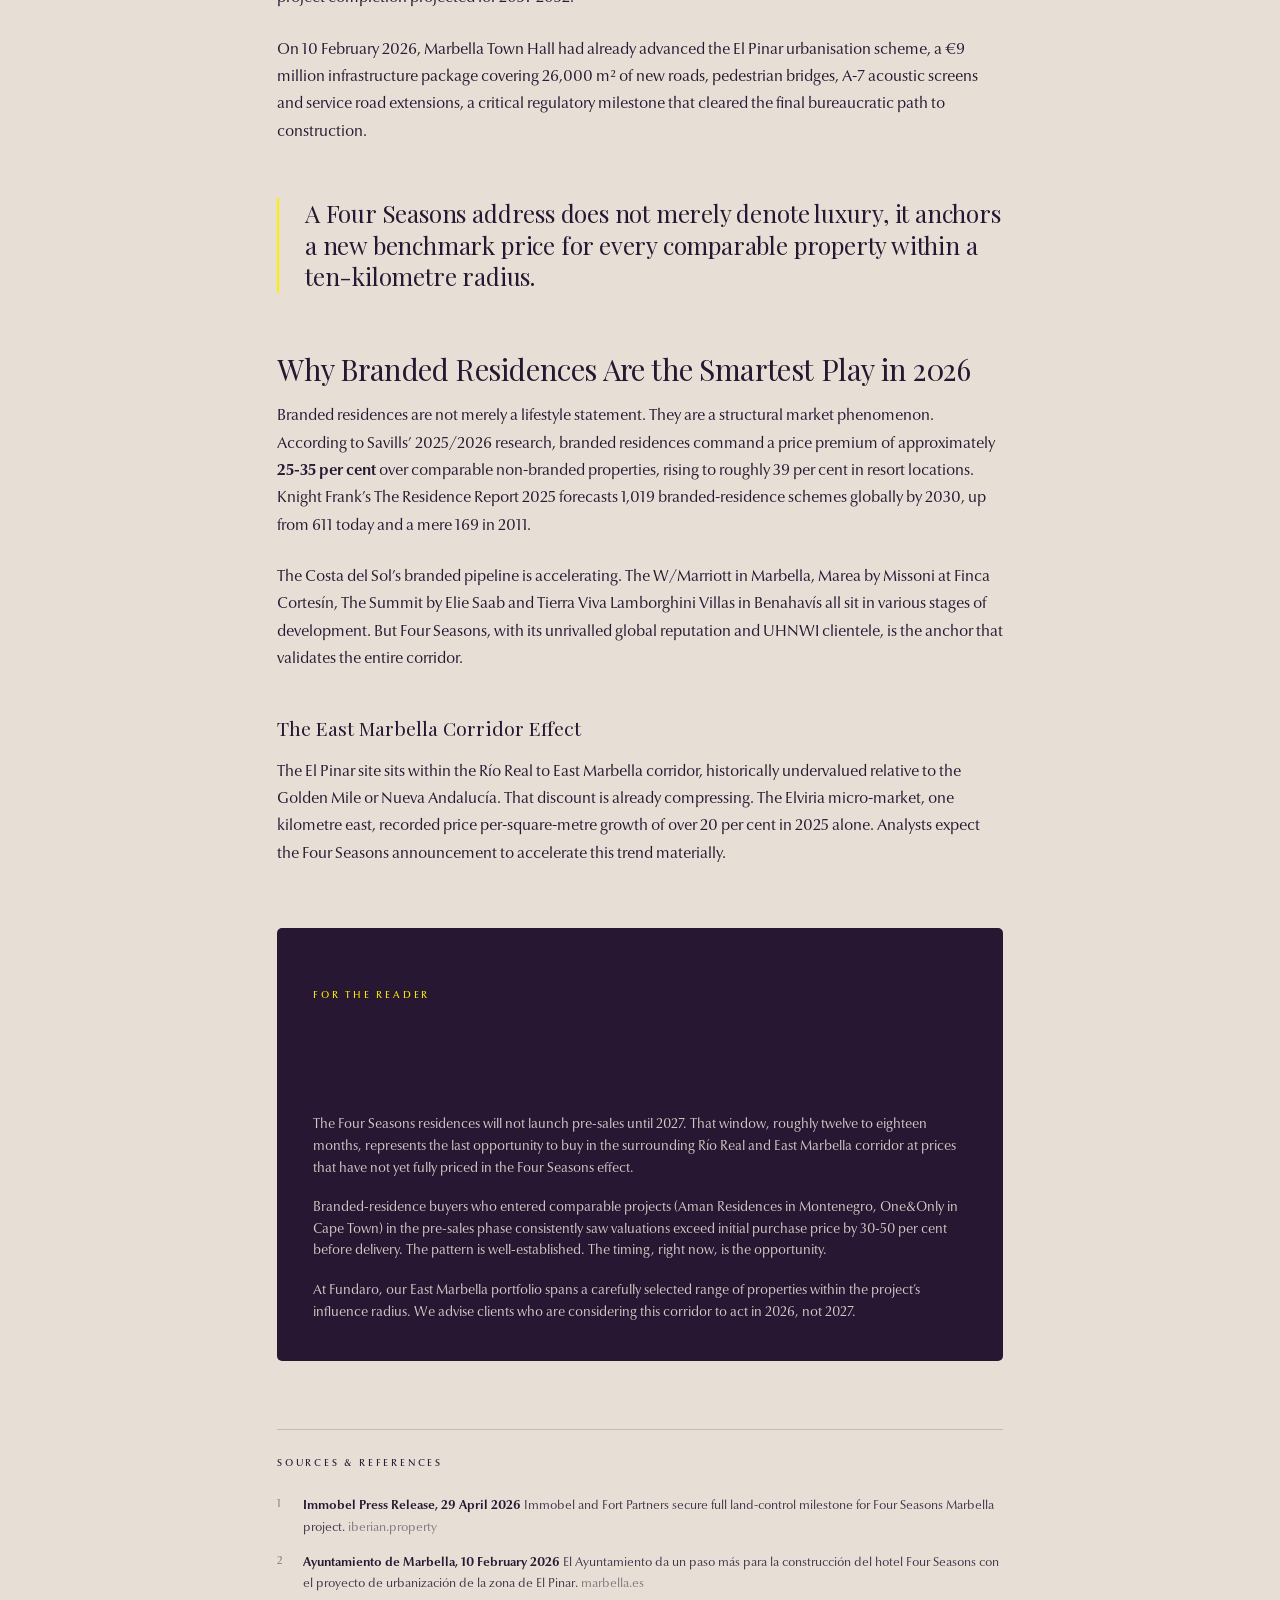
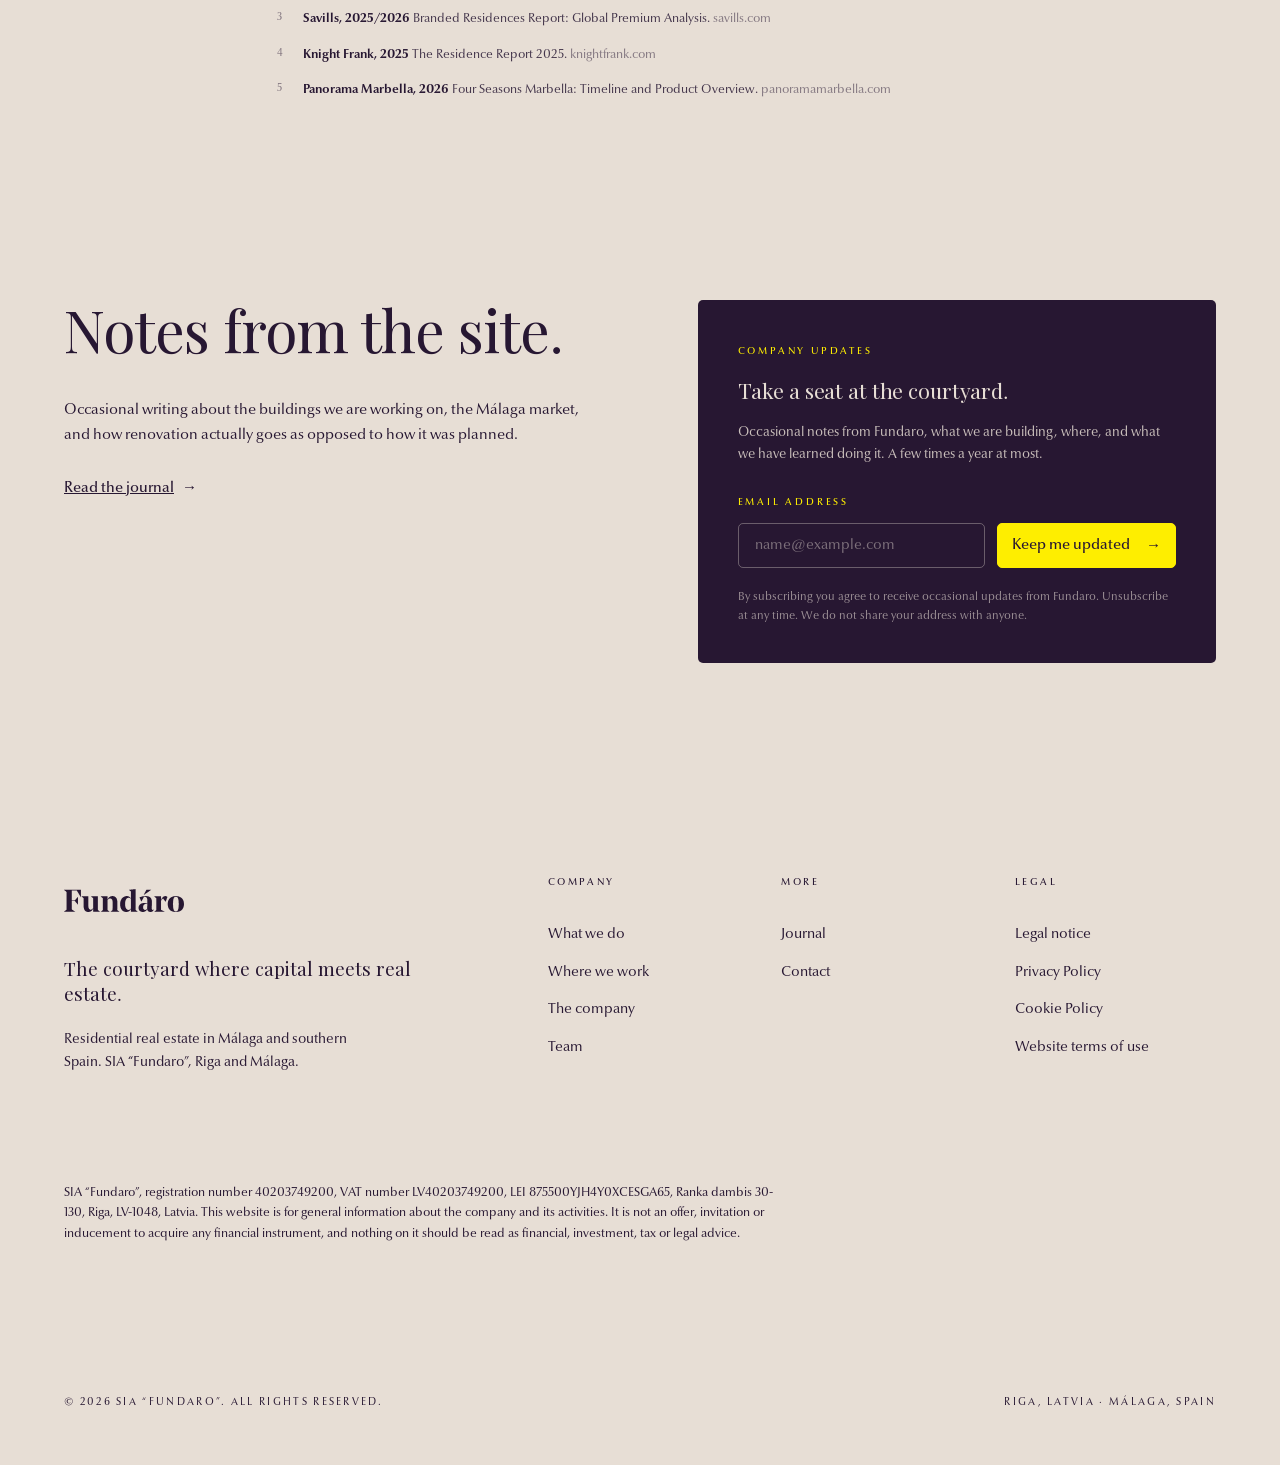
<file: journal/four-seasons-marbella/index.html>
<!DOCTYPE html>
<html lang="en">
<head><script data-fndr="static-host">
(function(){
  window.FD_API_BASE="";window.FD_VIDEO_BASE="https://fndr.8nomads.com/v2/assets";window.FD_SITE_BASE="";
  // Framer CMS byte ranges on a plain file host: fetch the whole file once, hand back the slices asked for
  var f=window.fetch,cache={};
  window.fetch=function(u,o){
    try{
      var url=new URL(typeof u==="string"?u:u.url,location.href),ranges=url.searchParams.get("range");
      if(ranges&&/\.framercms$/.test(url.pathname)){
        var key=url.origin+url.pathname;
        var p=cache[key]||(cache[key]=f(key).then(function(r){if(!r.ok)throw new Error("cms "+r.status);return r.arrayBuffer()}));
        return p.then(function(buf){
          var b=new Uint8Array(buf),parts=[],n=0;
          ranges.split(",").forEach(function(r){var m=/^(\d+)-(\d+)$/.exec(r);if(!m)throw new Error("bad range");var s=b.subarray(+m[1],+m[2]+1);parts.push(s);n+=s.length});
          var out=new Uint8Array(n),off=0;parts.forEach(function(s){out.set(s,off);off+=s.length});
          return new Response(out,{status:200,headers:{"content-type":"application/octet-stream"}})
        })
      }
    }catch(e){}
    return f.apply(this,arguments)
  };
})();
</script>
<meta charset="utf-8">
<meta name="viewport" content="width=device-width, initial-scale=1">
<title>Four Seasons Is Coming to Marbella, and Everything Changes - Fundaro Journal</title>
<link rel="icon" href="/favicon.ico" sizes="any">
<link rel="icon" type="image/png" sizes="64x64" href="/assets/favicon.png">
<link rel="apple-touch-icon" sizes="180x180" href="/apple-touch-icon.png">
<link rel="manifest" href="/site.webmanifest">
<meta name="theme-color" content="#271732">
<meta name="description" content="Immobel and Fort Partners have full land control for Four Seasons Marbella: 105 keys, 127 branded residences, 750 metres of coastline.">
<!-- Social graph. Absolute URLs: crawlers do not resolve relative paths.
     Change the host here if the site is served from anywhere else. -->
<link rel="canonical" href="https://www.fundaro.capital/journal/four-seasons-marbella/">
<meta property="og:type" content="article">
<meta property="og:site_name" content="Fundaro">
<meta property="og:url" content="https://www.fundaro.capital/journal/four-seasons-marbella/">
<meta property="og:title" content="Four Seasons Is Coming to Marbella, and Everything Changes - Fundaro Journal">
<meta property="og:description" content="Immobel and Fort Partners have full land control for Four Seasons Marbella: 105 keys, 127 branded residences, 750 metres of coastline.">
<meta property="og:image" content="https://www.fundaro.capital/assets/masthead-four-seasons.jpg">
<meta property="og:image:type" content="image/jpeg">
<meta property="og:image:width" content="2000">
<meta property="og:image:height" content="1125">
<meta property="og:image:alt" content="Restored bedroom in a Malaga residence">
<meta property="og:locale" content="en_GB">
<meta property="article:published_time" content="2026-04-29">
<meta property="article:section" content="Landmark Development">
<meta property="article:publisher" content="https://www.linkedin.com/company/fundarocapital/">
<meta name="twitter:card" content="summary_large_image">
<meta name="twitter:title" content="Four Seasons Is Coming to Marbella, and Everything Changes - Fundaro Journal">
<meta name="twitter:description" content="Immobel and Fort Partners have full land control for Four Seasons Marbella: 105 keys, 127 branded residences, 750 metres of coastline.">
<meta name="twitter:image" content="https://www.fundaro.capital/assets/masthead-four-seasons.jpg">
<meta name="twitter:image:alt" content="Restored bedroom in a Malaga residence">
<!-- The two faces every page opens with. Same origin, but a font preload
     still needs crossorigin or it is fetched twice. -->
<link rel="preload" as="font" type="font/woff2" crossorigin
      href="../../assets/fonts/playfair-display-latin.woff2">
<link rel="preload" as="font" type="font/woff2" crossorigin
      href="../../assets/fonts/optima-nova-regular.woff2">
<link rel="stylesheet" href="../../styles.css?v=brand1">
<script>
/* Opt in to the reveal animations only where they can run and are wanted. */
if ('IntersectionObserver' in window &&
    !window.matchMedia('(prefers-reduced-motion: reduce)').matches) {
  document.documentElement.className += ' js';
}
</script>
<script type="application/ld+json">
{
  "@context": "https://schema.org",
  "@graph": [
    {
      "@type": "BlogPosting",
      "@id": "https://www.fundaro.capital/journal/four-seasons-marbella/#article",
      "url": "https://www.fundaro.capital/journal/four-seasons-marbella/",
      "mainEntityOfPage": {
        "@type": "WebPage",
        "@id": "https://www.fundaro.capital/journal/four-seasons-marbella/"
      },
      "headline": "Four Seasons Is Coming to Marbella, and Everything Changes",
      "description": "Immobel and Fort Partners have full land control for Four Seasons Marbella: 105 keys, 127 branded residences, 750 metres of coastline.",
      "image": {
        "@type": "ImageObject",
        "url": "https://www.fundaro.capital/assets/masthead-four-seasons.jpg",
        "width": 2000,
        "height": 1125
      },
      "datePublished": "2026-04-29",
      "dateModified": "2026-04-29",
      "articleSection": "Landmark Development",
      "inLanguage": "en-GB",
      "isPartOf": {
        "@id": "https://www.fundaro.capital/journal/#blog"
      },
      "author": {
        "@type": "Organization",
        "name": "Fundaro Editorial",
        "url": "https://www.fundaro.capital/"
      },
      "publisher": {
        "@id": "https://www.fundaro.capital/#organization"
      }
    },
    {
      "@type": "BreadcrumbList",
      "itemListElement": [
        {
          "@type": "ListItem",
          "position": 1,
          "name": "Home",
          "item": "https://www.fundaro.capital/"
        },
        {
          "@type": "ListItem",
          "position": 2,
          "name": "Journal",
          "item": "https://www.fundaro.capital/journal/"
        },
        {
          "@type": "ListItem",
          "position": 3,
          "name": "Four Seasons Is Coming to Marbella, and Everything Changes",
          "item": "https://www.fundaro.capital/journal/four-seasons-marbella/"
        }
      ]
    }
  ]
}
</script>
</head>
<body>

<a class="skip-link" href="#main">Skip to content</a>


<!-- ============ MASTHEAD ============ -->
<header class="masthead masthead--article masthead--image">
  <div class="masthead__bg">
    <img fetchpriority="high" decoding="async" src="../../assets/masthead-four-seasons.jpg" alt="Bedroom in a restored M&aacute;laga residence">
  </div>

  <div class="wrap">
    <nav class="nav" aria-label="Primary">
      <a class="nav__logo" href="/"><img src="../../assets/logo.svg" alt="Fundaro"></a>
      <div class="nav__links">
        <a href="/#services">What we do</a>
        <a href="/#featured">Where we work</a>
        <a href="/#our-impact">The company</a>
        <a href="/#team">Team</a>
        <a href="/">Journal</a>
      </div>
      <a class="btn btn--ghost" href="#updates">Stay in touch</a>
    </nav>

    <div class="masthead__body">
      <p class="tag section__eyebrow" data-anim>Landmark Development &middot; April 2026</p>
      <h1 class="d2" data-anim="lines">Four Seasons Is Coming to Marbella<span class="num">,</span><br>and Everything Changes</h1>
      <p class="lede masthead__lede" data-anim>The most significant luxury hospitality deal in Costa del Sol history has just closed. Here is what it means for the market, and for you.</p>

      <div class="byline" data-anim>
        <span class="tag">By Fundaro Editorial</span>
        <span aria-hidden="true">/</span>
        <time class="tag" datetime="2026-04-29">29 April 2026</time>
        <span aria-hidden="true">/</span>
        <span class="tag">6 min read</span>
      </div>

      <a class="backlink" href="/" data-anim><span aria-hidden="true">&larr;</span><span>Back to Journal</span></a>
    </div>
  </div>
</header>
<main id="main">


<!-- ============ ARTICLE ============ -->
<article class="article">
  <div class="wrap">
    <div class="prose">
      <p data-anim>There are moments that mark a market before, and after. The announcement on 29 April 2026 that Belgian listed developer Immobel and Miami-based Fort Partners had secured full land control for the Four Seasons Marbella project is one of those moments.</p>
      <p data-anim>After nearly a decade of planning, permissions and negotiation, during which the project became something of a local legend, debated in council chambers and whispered about in property circles from Geneva to Riyadh, the deal is done. And its implications ripple far beyond the 32 hectares of beachfront at El Pinar, roughly three kilometres east of Marbella&rsquo;s Old Town.</p>
      <h2 data-anim="lines">What Has Actually Been Confirmed</h2>
      <p data-anim>On 29 April 2026, Immobel and Fort Partners announced they had acquired 90 per cent of the land from Marbella businessman Ricardo Arranz. The purchase follows an earlier acquisition of approximately 20,000 square metres from developer Tom&aacute;s Olivo for around <strong>&euro;53 million</strong>. The project now controls roughly 32 hectares of coastal land with approximately <strong>750 metres of direct beachfront access</strong>.</p>
      <p data-anim>The master plan, shaped by the renowned architecture studio Meier Partners, calls for:</p>
      <div class="inline-figures" data-stagger>
        <div data-anim>
          <p class="inline-figure__v">105</p>
          <p class="tag inline-figure__l">Four Seasons hotel keys</p>
        </div>
        <div data-anim>
          <p class="inline-figure__v">~127</p>
          <p class="tag inline-figure__l">Branded residences</p>
        </div>
        <div data-anim>
          <p class="inline-figure__v">2027</p>
          <p class="tag inline-figure__l">Scheduled sales launch</p>
        </div>
      </div>
      <p data-anim>The 127 residences are divided across approximately 40 apartments, 54 townhouses and 33 villas, a product mix that spans the market from the ultra-high-net-worth villa buyer to the cosmopolitan second-home apartment investor. The project&rsquo;s original budget was cited by Immobel at <strong>&euro;740 million</strong>. Commercialisation of residences is expected to begin in the first half of 2027, with first deliveries anticipated by end-2029 and full project completion projected for 2031-2032.</p>
      <p data-anim>On 10 February 2026, Marbella Town Hall had already advanced the El Pinar urbanisation scheme, a &euro;9 million infrastructure package covering 26,000 m&sup2; of new roads, pedestrian bridges, A-7 acoustic screens and service road extensions, a critical regulatory milestone that cleared the final bureaucratic path to construction.</p>
      <figure class="pull" data-anim>A Four Seasons address does not merely denote luxury, it anchors a new benchmark price for every comparable property within a ten-kilometre radius.</figure>
      <h2 data-anim="lines">Why Branded Residences Are the Smartest Play in 2026</h2>
      <p data-anim>Branded residences are not merely a lifestyle statement. They are a structural market phenomenon. According to Savills&rsquo; 2025/2026 research, branded residences command a price premium of approximately <strong>25-35 per cent</strong> over comparable non-branded properties, rising to roughly 39 per cent in resort locations. Knight Frank&rsquo;s The Residence Report 2025 forecasts 1,019 branded-residence schemes globally by 2030, up from 611 today and a mere 169 in 2011.</p>
      <p data-anim>The Costa del Sol&rsquo;s branded pipeline is accelerating. The W/Marriott in Marbella, Marea by Missoni at Finca Cortes&iacute;n, The Summit by Elie Saab and Tierra Viva Lamborghini Villas in Benahav&iacute;s all sit in various stages of development. But Four Seasons, with its unrivalled global reputation and UHNWI clientele, is the anchor that validates the entire corridor.</p>
      <h3 data-anim>The East Marbella Corridor Effect</h3>
      <p data-anim>The El Pinar site sits within the R&iacute;o Real to East Marbella corridor, historically undervalued relative to the Golden Mile or Nueva Andaluc&iacute;a. That discount is already compressing. The Elviria micro-market, one kilometre east, recorded price per-square-metre growth of over 20 per cent in 2025 alone. Analysts expect the Four Seasons announcement to accelerate this trend materially.</p>
      <aside class="callout" data-anim>
        <p class="tag">For the reader</p>
        <h2 class="callout__t">What this means for buyers</h2>
        <p class="note">The Four Seasons residences will not launch pre-sales until 2027. That window, roughly twelve to eighteen months, represents the last opportunity to buy in the surrounding R&iacute;o Real and East Marbella corridor at prices that have not yet fully priced in the Four Seasons effect.</p>
        <p class="note">Branded-residence buyers who entered comparable projects (Aman Residences in Montenegro, One&amp;Only in Cape Town) in the pre-sales phase consistently saw valuations exceed initial purchase price by 30-50 per cent before delivery. The pattern is well-established. The timing, right now, is the opportunity.</p>
        <p class="note">At Fundaro, our East Marbella portfolio spans a carefully selected range of properties within the project&rsquo;s influence radius. We advise clients who are considering this corridor to act in 2026, not 2027.</p>
      </aside>

      <section class="sources" data-anim>
        <p class="tag">Sources &amp; references</p>
        <ul>
          <li><strong>Immobel Press Release, 29 April 2026</strong> Immobel and Fort Partners secure full land-control milestone for Four Seasons Marbella project. <cite>iberian.property</cite></li>
          <li><strong>Ayuntamiento de Marbella, 10 February 2026</strong> El Ayuntamiento da un paso m&aacute;s para la construcci&oacute;n del hotel Four Seasons con el proyecto de urbanizaci&oacute;n de la zona de El Pinar. <cite>marbella.es</cite></li>
          <li><strong>Savills, 2025/2026</strong> Branded Residences Report: Global Premium Analysis. <cite>savills.com</cite></li>
          <li><strong>Knight Frank, 2025</strong> The Residence Report 2025. <cite>knightfrank.com</cite></li>
          <li><strong>Panorama Marbella, 2026</strong> Four Seasons Marbella: Timeline and Product Overview. <cite>panoramamarbella.com</cite></li>
        </ul>
      </section>
    </div>
  </div>
</article>

<!-- ============ UPDATES ============ -->
<section class="courtyard">
  <div class="wrap courtyard__grid">
    <div>
      <h2 class="d2" data-anim="lines">Notes from the site<span class="num">.</span></h2>
      <p class="lede courtyard__p" data-anim>Occasional writing about the buildings we are working on, the M&aacute;laga market, and how renovation actually goes as opposed to how it was planned.</p>
      <a class="tlink courtyard__link" href="/" data-anim><span>Read the journal</span><span aria-hidden="true">&rarr;</span></a>
    </div>

    <div class="signup" id="updates" data-anim>
      <p class="tag">Company updates</p>
      <h3 class="d4 signup__t">Take a seat at the courtyard<span class="num">.</span></h3>
      <p class="note signup__p">Occasional notes from Fundaro, what we are building, where, and what we have learned doing it. A few times a year at most.</p>

      <form class="signup__form" action="#" method="post">
        <label class="tag" for="email">Email address</label>
        <div class="signup__row">
          <input id="email" name="email" type="email" required placeholder="name@example.com" autocomplete="email">
          <button class="btn btn--dark" type="submit">Keep me updated <span aria-hidden="true">&rarr;</span></button>
        </div>
      </form>

      <p class="signup__small">By subscribing you agree to receive occasional updates from Fundaro. Unsubscribe at any time. We do not share your address with anyone.</p>

      <div class="signup__done" role="status" aria-live="polite" hidden>
        <p class="tag">Confirmation sent &middot; Check your inbox</p>
        <p class="signup__thanks">Thank you. You will hear from us occasionally, and not often.</p>
      </div>
    </div>
  </div>
</section>

</main>

<!-- ============ FOOTER ============ -->
<footer class="footer">
  <div class="wrap">
    <div class="footer__top">
      <div>
        <div class="footer__logo"><img src="../../assets/logo-dark.svg" alt="Fundaro"></div>
        <p class="footer__line">The courtyard where capital meets real estate<span class="num">.</span></p>
        <p class="footer__sub">Residential real estate in M&aacute;laga and southern Spain. SIA &ldquo;Fundaro&rdquo;, Riga and M&aacute;laga.</p>
      </div>

      <div class="footer__cols">
        <div>
          <p class="tag">Company</p>
          <ul>
            <li><a href="/#services">What we do</a></li>
            <li><a href="/#featured">Where we work</a></li>
            <li><a href="/#our-impact">The company</a></li>
            <li><a href="/#team">Team</a></li>
          </ul>
        </div>
        <div>
          <p class="tag">More</p>
          <ul>
            <li><a href="/">Journal</a></li>
            <li><a href="#updates">Contact</a></li>
          </ul>
        </div>
        <div>
          <p class="tag">Legal</p>
          <ul>
            <li><a href="/">Legal notice</a></li>
            <li><a href="/">Privacy Policy</a></li>
            <li><a href="/">Cookie Policy</a></li>
            <li><a href="/">Website terms of use</a></li>
          </ul>
        </div>
      </div>
    </div>

    <p class="footer__disclaimer">SIA &ldquo;Fundaro&rdquo;, registration number 40203749200, VAT number LV40203749200, LEI 875500YJH4Y0XCESGA65, Ranka dambis 30-130, Riga, LV-1048, Latvia. This website is for general information about the company and its activities. It is not an offer, invitation or inducement to acquire any financial instrument, and nothing on it should be read as financial, investment, tax or legal advice.</p>

    <div class="footer__bot">
      <p>&copy; 2026 SIA &ldquo;Fundaro&rdquo;. All rights reserved.</p>
      <p>Riga, Latvia &middot; M&aacute;laga, Spain</p>
    </div>
  </div>
</footer>

<script>
/* ---------------------------------------------------------------
   In-page navigation. Anchor links glide to their section instead of
   jumping. Links to another page keep their normal behaviour.
   --------------------------------------------------------------- */
(function () {
  var reduce = window.matchMedia('(prefers-reduced-motion: reduce)');
  var frame = 0;
  var running = false;

  function ease(t) {
    return t < 0.5 ? 4 * t * t * t : 1 - Math.pow(-2 * t + 2, 3) / 2;
  }

  function stop() {
    running = false;
    if (frame) cancelAnimationFrame(frame);
    frame = 0;
  }

  ['wheel', 'touchstart', 'keydown'].forEach(function (evt) {
    window.addEventListener(evt, function () { if (running) stop(); }, { passive: true });
  });

  function positionOf(el) {
    var margin = parseFloat(getComputedStyle(el).scrollMarginTop) || 0;
    var top = el.getBoundingClientRect().top + window.pageYOffset - margin;
    var max = document.documentElement.scrollHeight - window.innerHeight;
    return Math.max(0, Math.min(Math.round(top), Math.round(max)));
  }

  function glide(to, then) {
    var from = window.pageYOffset;
    var delta = to - from;
    if (!delta) { then(); return; }
    var duration = Math.min(1300, Math.max(550, Math.abs(delta) * 0.45));
    var start = performance.now();
    running = true;
    frame = requestAnimationFrame(function step(now) {
      if (!running) return;
      var p = Math.min(1, (now - start) / duration);
      window.scrollTo(0, from + delta * ease(p));
      if (p < 1) { frame = requestAnimationFrame(step); }
      else { stop(); then(); }
    });
  }

  function land(el, href) {
    if (history.replaceState) history.replaceState(null, '', href);
    if (!el) return;
    if (!el.hasAttribute('tabindex')) el.setAttribute('tabindex', '-1');
    el.focus({ preventScroll: true });
  }

  document.addEventListener('click', function (e) {
    if (e.defaultPrevented || e.button !== 0 || e.metaKey || e.ctrlKey || e.shiftKey || e.altKey) return;
    var link = e.target.closest && e.target.closest('a[href]');
    if (!link) return;

    var href = link.getAttribute('href');
    if (!href || href.charAt(0) !== '#') return;

    var id = href.slice(1);
    var el = id ? document.getElementById(id) : null;
    if (id && !el) return;

    e.preventDefault();
    stop();
    var to = el ? positionOf(el) : 0;
    if (reduce.matches) { window.scrollTo(0, to); land(el, href); return; }
    glide(to, function () { land(el, href); });
  });
})();
</script>

<script>
/* ---------------------------------------------------------------
   Motion. One observer drives every entry animation on the page:
   an element is revealed the first time it reaches the viewport and
   is then dropped, so nothing runs on a second pass.
   --------------------------------------------------------------- */
(function () {
  var root = document.documentElement;
  if (!root.classList.contains('js')) return;

  try {
    document.querySelectorAll('[data-anim="lines"]').forEach(function (el) {
      el.innerHTML = el.innerHTML.split(/<br\s*\/?>/i).map(function (line, i) {
        return '<span class="ln" style="--i:' + i + '"><span>' + line + '</span></span>';
      /* joined on a space: the <br> is gone once the lines are wrapped, and
         without it the extracted text reads "real estatein southern" */
      }).join(' ');
    });

    document.querySelectorAll('[data-stagger]').forEach(function (group) {
      Array.prototype.forEach.call(group.children, function (child, i) {
        child.style.setProperty('--i', i);
      });
    });

    var io = new IntersectionObserver(function (entries) {
      entries.forEach(function (entry) {
        if (!entry.isIntersecting) return;
        entry.target.classList.add('is-in');
        io.unobserve(entry.target);
      });
    }, { rootMargin: '0px 0px -10% 0px' });

    document.querySelectorAll('[data-anim]').forEach(function (el) { io.observe(el); });

    /* the masthead is already on screen: play it on load, not on scroll */
    requestAnimationFrame(function () {
      document.querySelectorAll('.masthead [data-anim]').forEach(function (el) {
        io.unobserve(el);
        el.classList.add('is-in');
      });
    });
  } catch (err) {
    root.classList.remove('js');
  }
})();
</script>

<script>
/* ---------------------------------------------------------------
   Signup success state. The form has no endpoint yet, so this only
   swaps the card to its confirmation copy; wire the POST to a real
   list before launch and move this into its success handler.
   --------------------------------------------------------------- */
(function () {
  document.querySelectorAll('.signup__form').forEach(function (form) {
    form.addEventListener('submit', function (e) {
      e.preventDefault();
      /* let the browser say what is wrong with the address */
      if (!form.checkValidity()) { form.reportValidity(); return; }

      var card = form.closest('.signup');
      var done = card && card.querySelector('.signup__done');
      if (!done) return;

      done.hidden = false;
      void done.offsetWidth;          /* let the hidden state paint once, so it can transition */
      card.classList.add('is-done');
      done.setAttribute('tabindex', '-1');
      done.focus({ preventScroll: true });
    });
  });
})();
</script>

</body>
</html>
</file>
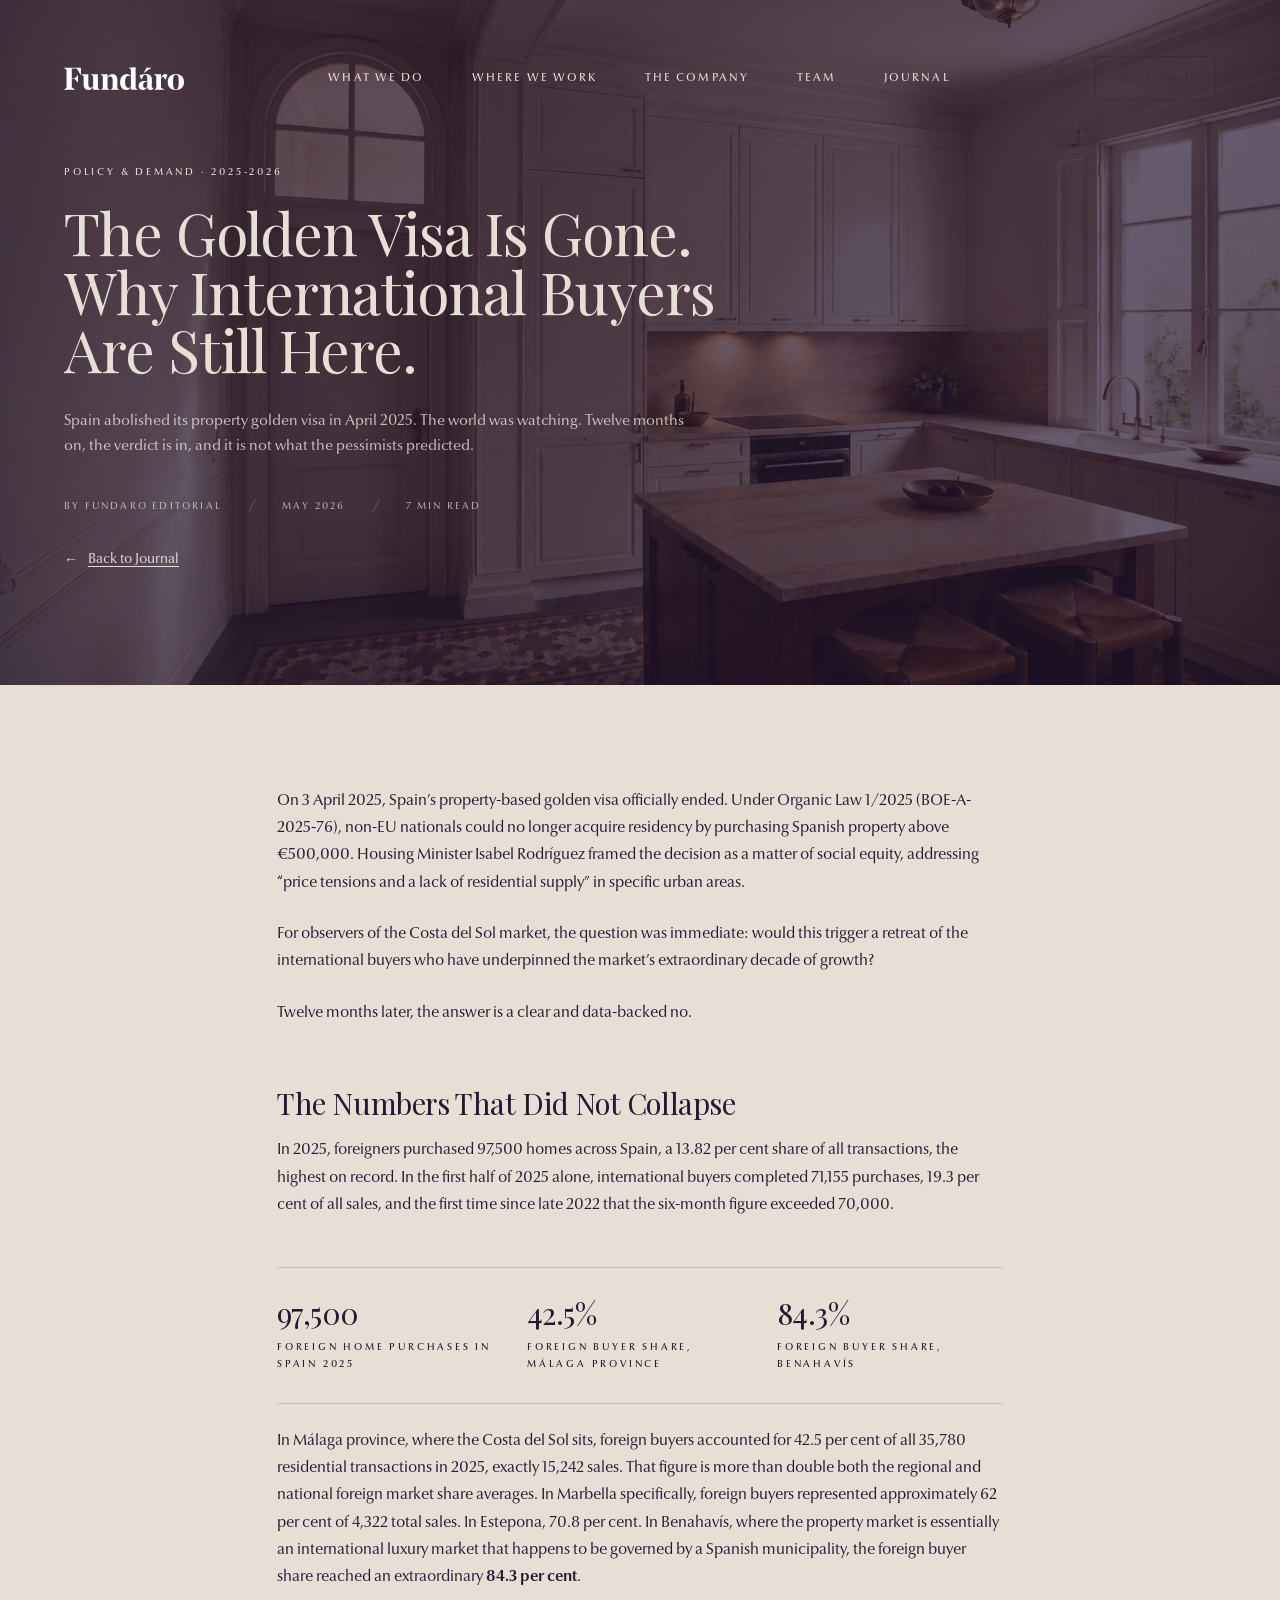
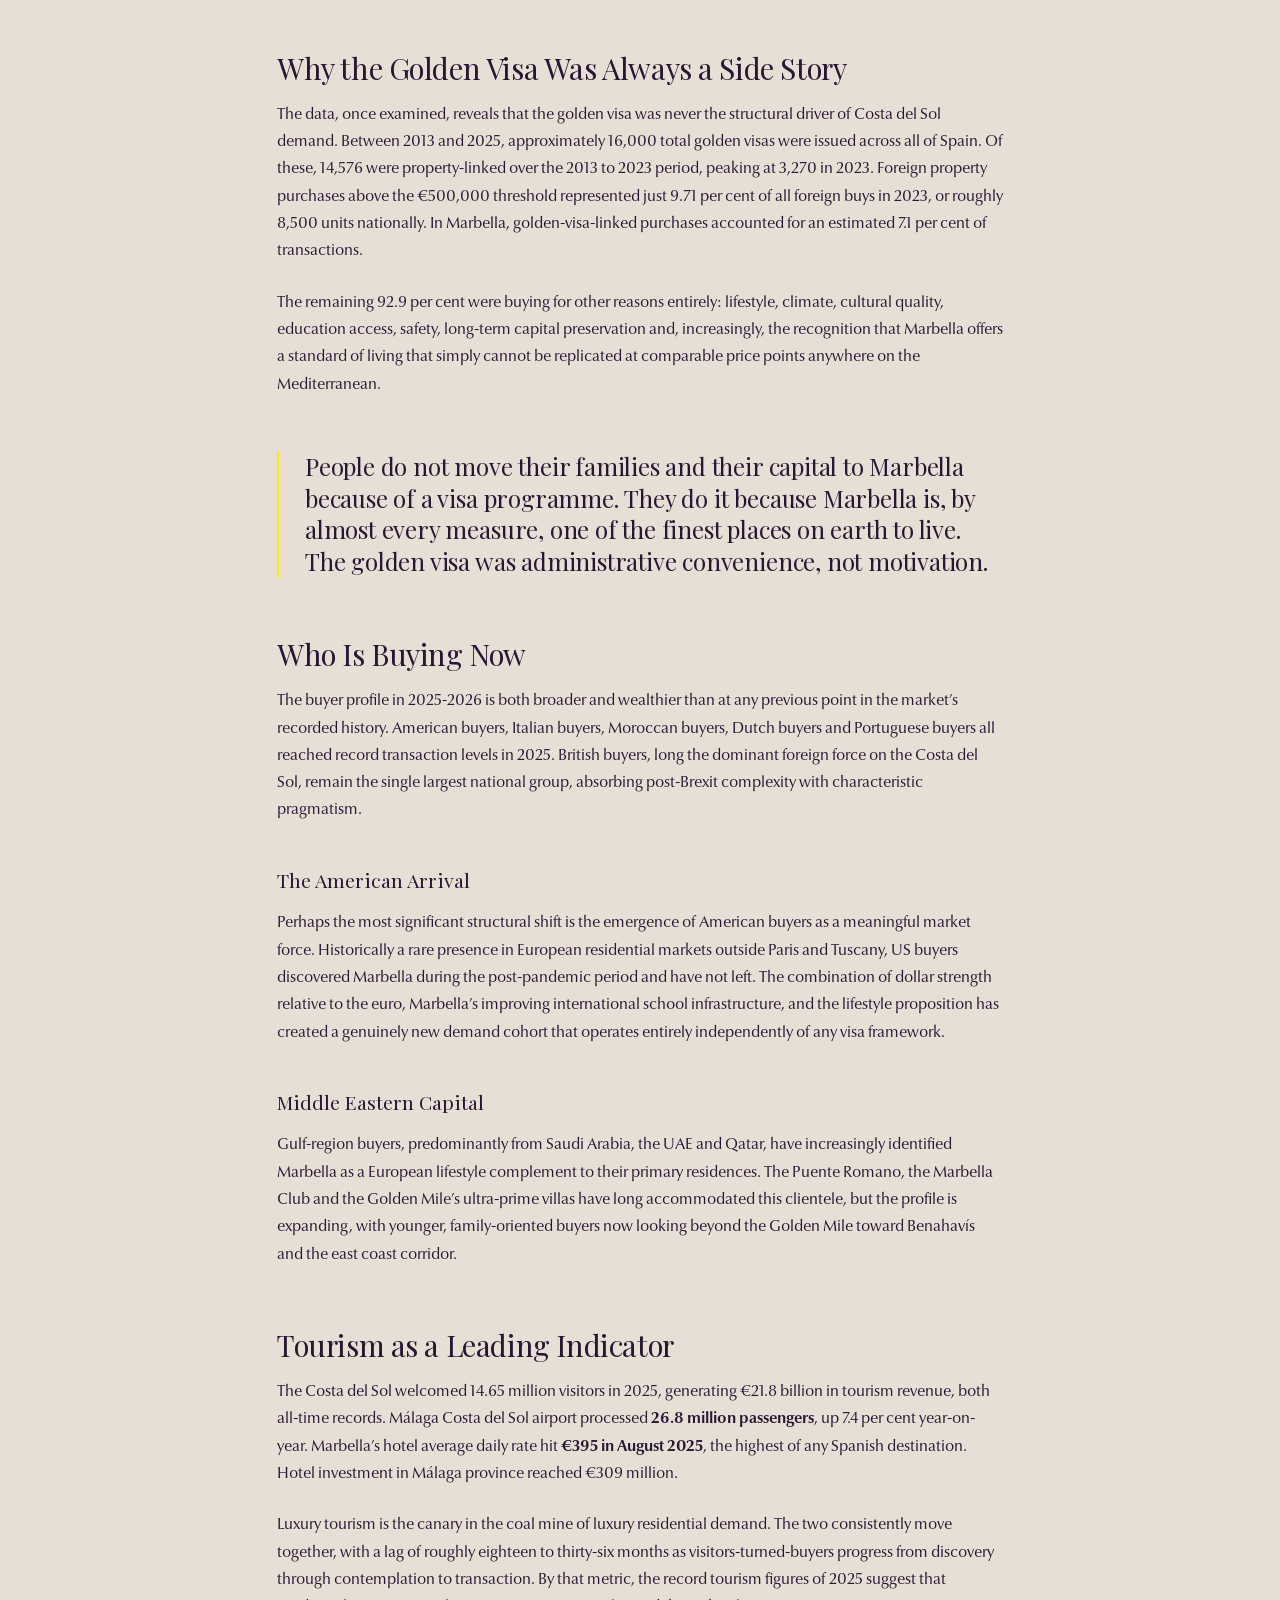
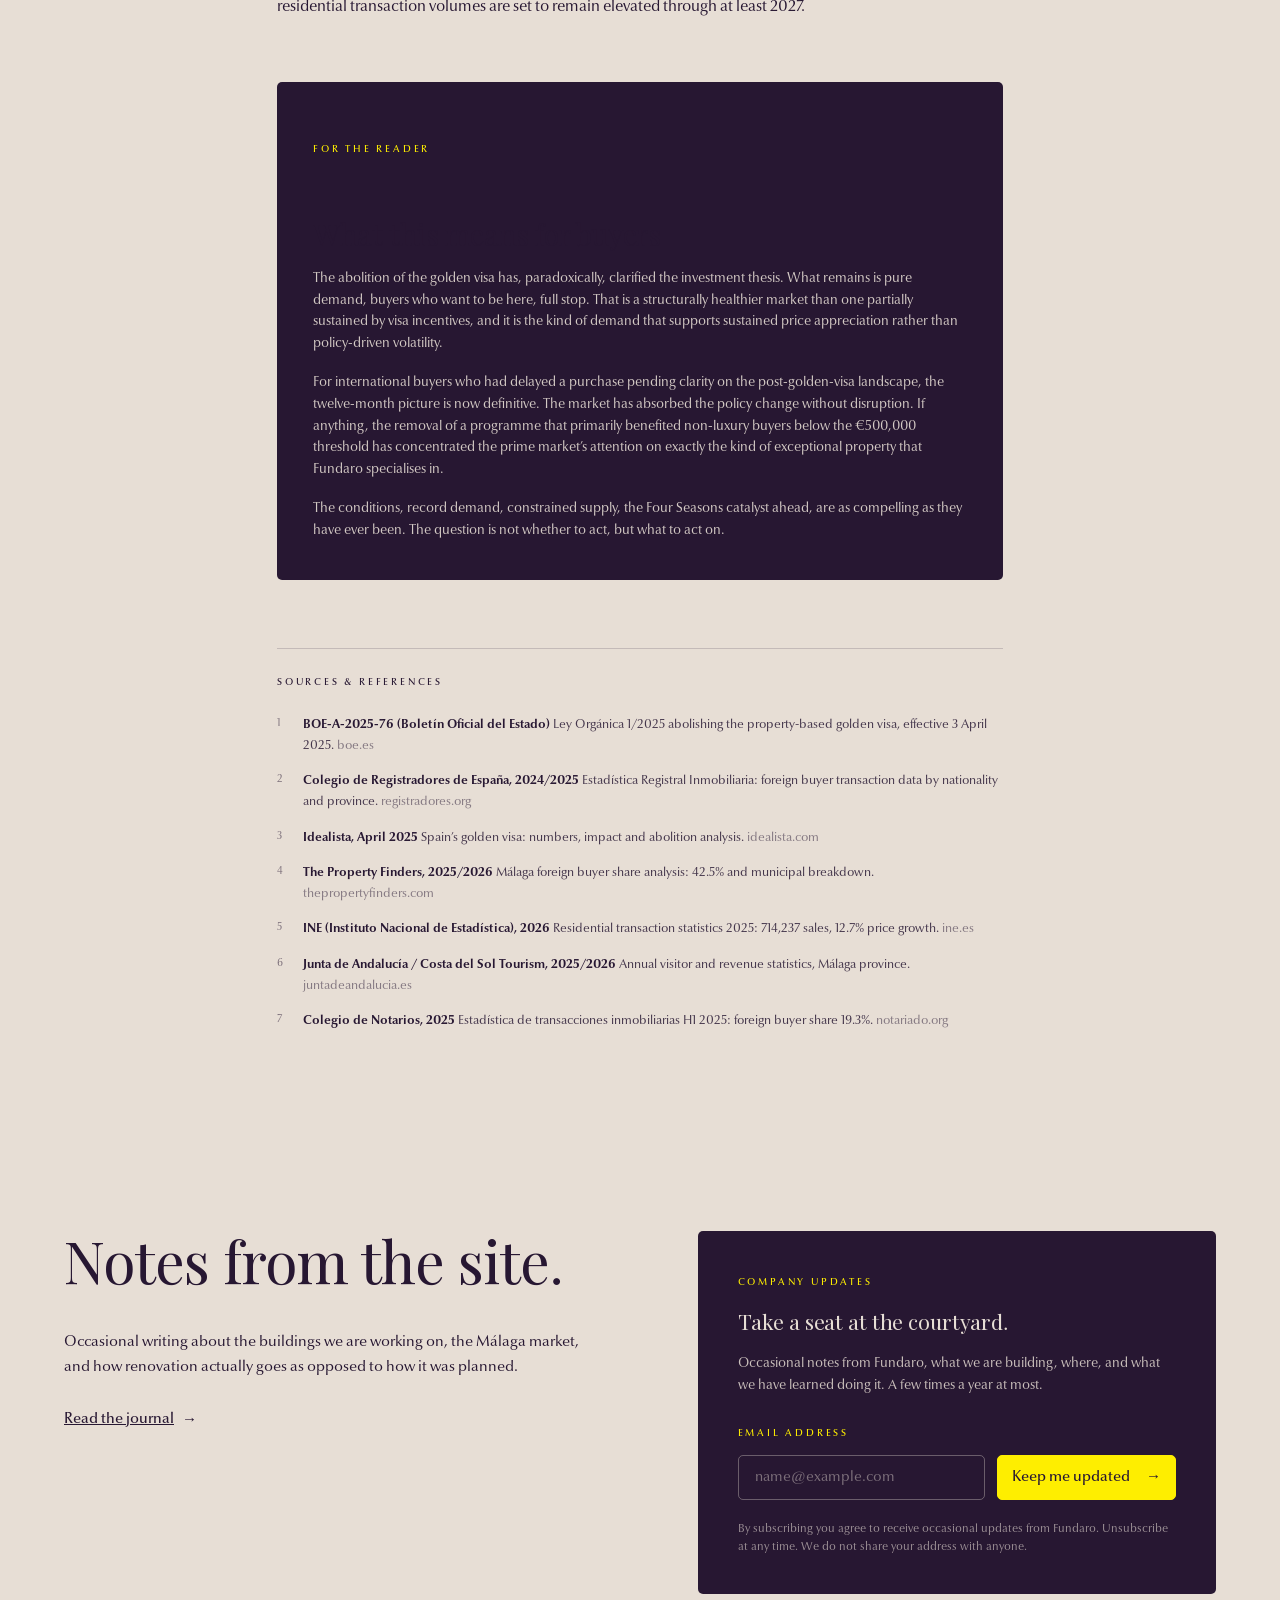
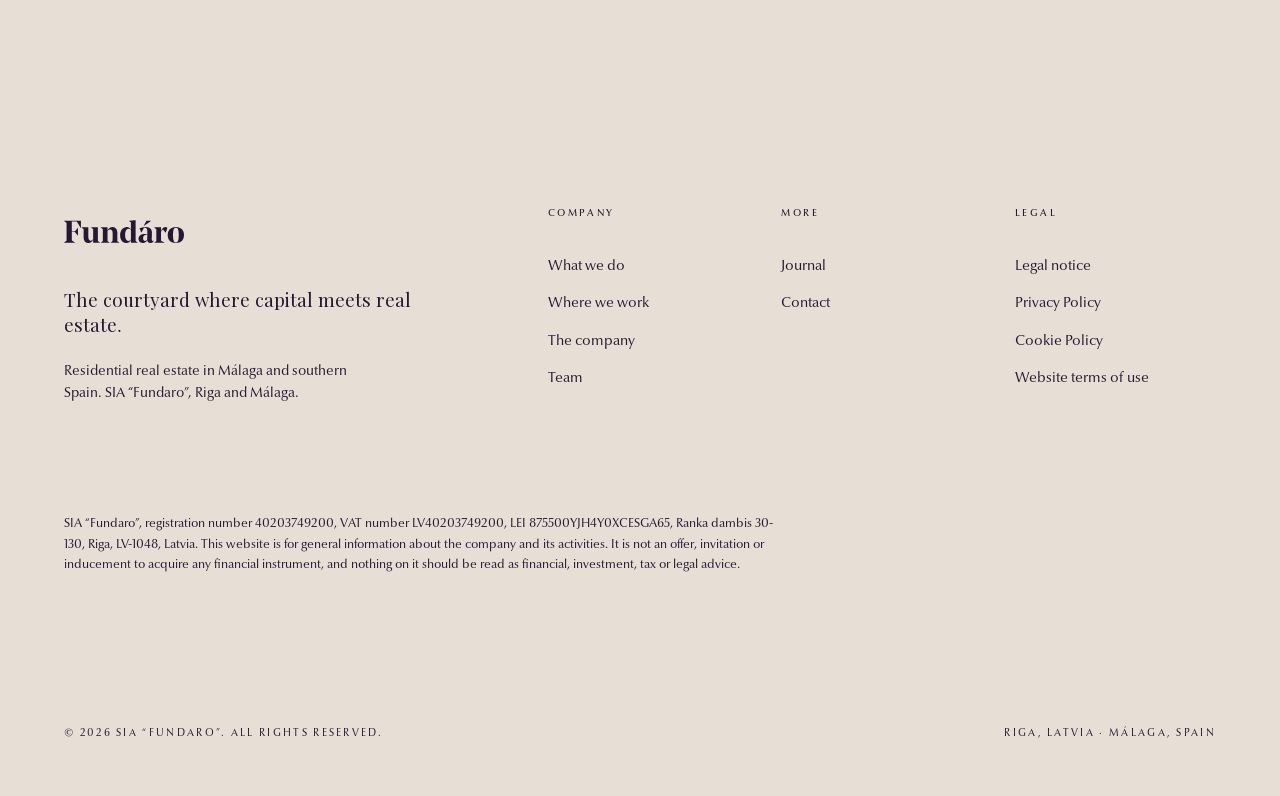
<file: journal/golden-visa-gone/index.html>
<!DOCTYPE html>
<html lang="en">
<head><script data-fndr="static-host">
(function(){
  window.FD_API_BASE="";window.FD_VIDEO_BASE="https://fndr.8nomads.com/v2/assets";window.FD_SITE_BASE="";
  // Framer CMS byte ranges on a plain file host: fetch the whole file once, hand back the slices asked for
  var f=window.fetch,cache={};
  window.fetch=function(u,o){
    try{
      var url=new URL(typeof u==="string"?u:u.url,location.href),ranges=url.searchParams.get("range");
      if(ranges&&/\.framercms$/.test(url.pathname)){
        var key=url.origin+url.pathname;
        var p=cache[key]||(cache[key]=f(key).then(function(r){if(!r.ok)throw new Error("cms "+r.status);return r.arrayBuffer()}));
        return p.then(function(buf){
          var b=new Uint8Array(buf),parts=[],n=0;
          ranges.split(",").forEach(function(r){var m=/^(\d+)-(\d+)$/.exec(r);if(!m)throw new Error("bad range");var s=b.subarray(+m[1],+m[2]+1);parts.push(s);n+=s.length});
          var out=new Uint8Array(n),off=0;parts.forEach(function(s){out.set(s,off);off+=s.length});
          return new Response(out,{status:200,headers:{"content-type":"application/octet-stream"}})
        })
      }
    }catch(e){}
    return f.apply(this,arguments)
  };
})();
</script>
<meta charset="utf-8">
<meta name="viewport" content="width=device-width, initial-scale=1">
<title>The Golden Visa Is Gone. Why International Buyers Are Still Here. - Fundaro Journal</title>
<link rel="icon" href="/favicon.ico" sizes="any">
<link rel="icon" type="image/png" sizes="64x64" href="/assets/favicon.png">
<link rel="apple-touch-icon" sizes="180x180" href="/apple-touch-icon.png">
<link rel="manifest" href="/site.webmanifest">
<meta name="theme-color" content="#271732">
<meta name="description" content="Spain ended its property golden visa in April 2025. A year on, foreign buyers took 42.5% of all Malaga transactions - a record.">
<!-- Social graph. Absolute URLs: crawlers do not resolve relative paths.
     Change the host here if the site is served from anywhere else. -->
<link rel="canonical" href="https://www.fundaro.capital/journal/golden-visa-gone/">
<meta property="og:type" content="article">
<meta property="og:site_name" content="Fundaro">
<meta property="og:url" content="https://www.fundaro.capital/journal/golden-visa-gone/">
<meta property="og:title" content="The Golden Visa Is Gone. Why International Buyers Are Still Here. - Fundaro Journal">
<meta property="og:description" content="Spain ended its property golden visa in April 2025. A year on, foreign buyers took 42.5% of all Malaga transactions - a record.">
<meta property="og:image" content="https://www.fundaro.capital/assets/masthead-golden-visa.jpg">
<meta property="og:image:type" content="image/jpeg">
<meta property="og:image:width" content="1672">
<meta property="og:image:height" content="941">
<meta property="og:image:alt" content="Restored kitchen in a Malaga residence">
<meta property="og:locale" content="en_GB">
<meta property="article:published_time" content="2026-05-01">
<meta property="article:section" content="Policy &amp; Demand">
<meta property="article:publisher" content="https://www.linkedin.com/company/fundarocapital/">
<meta name="twitter:card" content="summary_large_image">
<meta name="twitter:title" content="The Golden Visa Is Gone. Why International Buyers Are Still Here. - Fundaro Journal">
<meta name="twitter:description" content="Spain ended its property golden visa in April 2025. A year on, foreign buyers took 42.5% of all Malaga transactions - a record.">
<meta name="twitter:image" content="https://www.fundaro.capital/assets/masthead-golden-visa.jpg">
<meta name="twitter:image:alt" content="Restored kitchen in a Malaga residence">
<!-- The two faces every page opens with. Same origin, but a font preload
     still needs crossorigin or it is fetched twice. -->
<link rel="preload" as="font" type="font/woff2" crossorigin
      href="../../assets/fonts/playfair-display-latin.woff2">
<link rel="preload" as="font" type="font/woff2" crossorigin
      href="../../assets/fonts/optima-nova-regular.woff2">
<link rel="stylesheet" href="../../styles.css?v=brand1">
<script>
/* Opt in to the reveal animations only where they can run and are wanted. */
if ('IntersectionObserver' in window &&
    !window.matchMedia('(prefers-reduced-motion: reduce)').matches) {
  document.documentElement.className += ' js';
}
</script>
<script type="application/ld+json">
{
  "@context": "https://schema.org",
  "@graph": [
    {
      "@type": "BlogPosting",
      "@id": "https://www.fundaro.capital/journal/golden-visa-gone/#article",
      "url": "https://www.fundaro.capital/journal/golden-visa-gone/",
      "mainEntityOfPage": {
        "@type": "WebPage",
        "@id": "https://www.fundaro.capital/journal/golden-visa-gone/"
      },
      "headline": "The Golden Visa Is Gone. Why International Buyers Are Still Here.",
      "description": "Spain ended its property golden visa in April 2025. A year on, foreign buyers took 42.5% of all Malaga transactions - a record.",
      "image": {
        "@type": "ImageObject",
        "url": "https://www.fundaro.capital/assets/masthead-golden-visa.jpg",
        "width": 1672,
        "height": 941
      },
      "datePublished": "2026-05-01",
      "dateModified": "2026-05-01",
      "articleSection": "Policy & Demand",
      "inLanguage": "en-GB",
      "isPartOf": {
        "@id": "https://www.fundaro.capital/journal/#blog"
      },
      "author": {
        "@type": "Organization",
        "name": "Fundaro Editorial",
        "url": "https://www.fundaro.capital/"
      },
      "publisher": {
        "@id": "https://www.fundaro.capital/#organization"
      }
    },
    {
      "@type": "BreadcrumbList",
      "itemListElement": [
        {
          "@type": "ListItem",
          "position": 1,
          "name": "Home",
          "item": "https://www.fundaro.capital/"
        },
        {
          "@type": "ListItem",
          "position": 2,
          "name": "Journal",
          "item": "https://www.fundaro.capital/journal/"
        },
        {
          "@type": "ListItem",
          "position": 3,
          "name": "The Golden Visa Is Gone. Why International Buyers Are Still Here.",
          "item": "https://www.fundaro.capital/journal/golden-visa-gone/"
        }
      ]
    }
  ]
}
</script>
</head>
<body>

<a class="skip-link" href="#main">Skip to content</a>


<!-- ============ MASTHEAD ============ -->
<header class="masthead masthead--article masthead--image">
  <div class="masthead__bg">
    <img fetchpriority="high" decoding="async" src="../../assets/masthead-golden-visa.jpg" alt="Restored kitchen in a M&aacute;laga residence">
  </div>

  <div class="wrap">
    <nav class="nav" aria-label="Primary">
      <a class="nav__logo" href="/"><img src="../../assets/logo.svg" alt="Fundaro"></a>
      <div class="nav__links">
        <a href="/#services">What we do</a>
        <a href="/#featured">Where we work</a>
        <a href="/#our-impact">The company</a>
        <a href="/#team">Team</a>
        <a href="/">Journal</a>
      </div>
      <a class="btn btn--ghost" href="#updates">Stay in touch</a>
    </nav>

    <div class="masthead__body">
      <p class="tag section__eyebrow" data-anim>Policy &amp; Demand &middot; 2025-2026</p>
      <h1 class="d2" data-anim="lines">The Golden Visa Is Gone.<br>Why International Buyers<br>Are Still Here.</h1>
      <p class="lede masthead__lede" data-anim>Spain abolished its property golden visa in April 2025. The world was watching. Twelve months on, the verdict is in, and it is not what the pessimists predicted.</p>

      <div class="byline" data-anim>
        <span class="tag">By Fundaro Editorial</span>
        <span aria-hidden="true">/</span>
        <time class="tag" datetime="2026-05-01">May 2026</time>
        <span aria-hidden="true">/</span>
        <span class="tag">7 min read</span>
      </div>

      <a class="backlink" href="/" data-anim><span aria-hidden="true">&larr;</span><span>Back to Journal</span></a>
    </div>
  </div>
</header>
<main id="main">


<!-- ============ ARTICLE ============ -->
<article class="article">
  <div class="wrap">
    <div class="prose">
      <p data-anim>On 3 April 2025, Spain&rsquo;s property-based golden visa officially ended. Under Organic Law 1/2025 (BOE-A-2025-76), non-EU nationals could no longer acquire residency by purchasing Spanish property above &euro;500,000. Housing Minister Isabel Rodr&iacute;guez framed the decision as a matter of social equity, addressing &ldquo;price tensions and a lack of residential supply&rdquo; in specific urban areas.</p>
      <p data-anim>For observers of the Costa del Sol market, the question was immediate: would this trigger a retreat of the international buyers who have underpinned the market&rsquo;s extraordinary decade of growth?</p>
      <p data-anim>Twelve months later, the answer is a clear and data-backed no.</p>
      <h2 data-anim="lines">The Numbers That Did Not Collapse</h2>
      <p data-anim>In 2025, foreigners purchased 97,500 homes across Spain, a 13.82 per cent share of all transactions, the highest on record. In the first half of 2025 alone, international buyers completed 71,155 purchases, 19.3 per cent of all sales, and the first time since late 2022 that the six-month figure exceeded 70,000.</p>
      <div class="inline-figures" data-stagger>
        <div data-anim>
          <p class="inline-figure__v">97,500</p>
          <p class="tag inline-figure__l">Foreign home purchases in Spain 2025</p>
        </div>
        <div data-anim>
          <p class="inline-figure__v">42.5%</p>
          <p class="tag inline-figure__l">Foreign buyer share, M&aacute;laga province</p>
        </div>
        <div data-anim>
          <p class="inline-figure__v">84.3%</p>
          <p class="tag inline-figure__l">Foreign buyer share, Benahav&iacute;s</p>
        </div>
      </div>
      <p data-anim>In M&aacute;laga province, where the Costa del Sol sits, foreign buyers accounted for 42.5 per cent of all 35,780 residential transactions in 2025, exactly 15,242 sales. That figure is more than double both the regional and national foreign market share averages. In Marbella specifically, foreign buyers represented approximately 62 per cent of 4,322 total sales. In Estepona, 70.8 per cent. In Benahav&iacute;s, where the property market is essentially an international luxury market that happens to be governed by a Spanish municipality, the foreign buyer share reached an extraordinary <strong>84.3 per cent</strong>.</p>
      <h2 data-anim="lines">Why the Golden Visa Was Always a Side Story</h2>
      <p data-anim>The data, once examined, reveals that the golden visa was never the structural driver of Costa del Sol demand. Between 2013 and 2025, approximately 16,000 total golden visas were issued across all of Spain. Of these, 14,576 were property-linked over the 2013 to 2023 period, peaking at 3,270 in 2023. Foreign property purchases above the &euro;500,000 threshold represented just 9.71 per cent of all foreign buys in 2023, or roughly 8,500 units nationally. In Marbella, golden-visa-linked purchases accounted for an estimated 7.1 per cent of transactions.</p>
      <p data-anim>The remaining 92.9 per cent were buying for other reasons entirely: lifestyle, climate, cultural quality, education access, safety, long-term capital preservation and, increasingly, the recognition that Marbella offers a standard of living that simply cannot be replicated at comparable price points anywhere on the Mediterranean.</p>
      <figure class="pull" data-anim>People do not move their families and their capital to Marbella because of a visa programme. They do it because Marbella is, by almost every measure, one of the finest places on earth to live. The golden visa was administrative convenience, not motivation.</figure>
      <h2 data-anim="lines">Who Is Buying Now</h2>
      <p data-anim>The buyer profile in 2025-2026 is both broader and wealthier than at any previous point in the market&rsquo;s recorded history. American buyers, Italian buyers, Moroccan buyers, Dutch buyers and Portuguese buyers all reached record transaction levels in 2025. British buyers, long the dominant foreign force on the Costa del Sol, remain the single largest national group, absorbing post-Brexit complexity with characteristic pragmatism.</p>
      <h3 data-anim>The American Arrival</h3>
      <p data-anim>Perhaps the most significant structural shift is the emergence of American buyers as a meaningful market force. Historically a rare presence in European residential markets outside Paris and Tuscany, US buyers discovered Marbella during the post-pandemic period and have not left. The combination of dollar strength relative to the euro, Marbella&rsquo;s improving international school infrastructure, and the lifestyle proposition has created a genuinely new demand cohort that operates entirely independently of any visa framework.</p>
      <h3 data-anim>Middle Eastern Capital</h3>
      <p data-anim>Gulf-region buyers, predominantly from Saudi Arabia, the UAE and Qatar, have increasingly identified Marbella as a European lifestyle complement to their primary residences. The Puente Romano, the Marbella Club and the Golden Mile&rsquo;s ultra-prime villas have long accommodated this clientele, but the profile is expanding, with younger, family-oriented buyers now looking beyond the Golden Mile toward Benahav&iacute;s and the east coast corridor.</p>
      <h2 data-anim="lines">Tourism as a Leading Indicator</h2>
      <p data-anim>The Costa del Sol welcomed 14.65 million visitors in 2025, generating &euro;21.8 billion in tourism revenue, both all-time records. M&aacute;laga Costa del Sol airport processed <strong>26.8 million passengers</strong>, up 7.4 per cent year-on-year. Marbella&rsquo;s hotel average daily rate hit <strong>&euro;395 in August 2025</strong>, the highest of any Spanish destination. Hotel investment in M&aacute;laga province reached &euro;309 million.</p>
      <p data-anim>Luxury tourism is the canary in the coal mine of luxury residential demand. The two consistently move together, with a lag of roughly eighteen to thirty-six months as visitors-turned-buyers progress from discovery through contemplation to transaction. By that metric, the record tourism figures of 2025 suggest that residential transaction volumes are set to remain elevated through at least 2027.</p>
      <aside class="callout" data-anim>
        <p class="tag">For the reader</p>
        <h2 class="callout__t">What this means for buyers</h2>
        <p class="note">The abolition of the golden visa has, paradoxically, clarified the investment thesis. What remains is pure demand, buyers who want to be here, full stop. That is a structurally healthier market than one partially sustained by visa incentives, and it is the kind of demand that supports sustained price appreciation rather than policy-driven volatility.</p>
        <p class="note">For international buyers who had delayed a purchase pending clarity on the post-golden-visa landscape, the twelve-month picture is now definitive. The market has absorbed the policy change without disruption. If anything, the removal of a programme that primarily benefited non-luxury buyers below the &euro;500,000 threshold has concentrated the prime market&rsquo;s attention on exactly the kind of exceptional property that Fundaro specialises in.</p>
        <p class="note">The conditions, record demand, constrained supply, the Four Seasons catalyst ahead, are as compelling as they have ever been. The question is not whether to act, but what to act on.</p>
      </aside>

      <section class="sources" data-anim>
        <p class="tag">Sources &amp; references</p>
        <ul>
          <li><strong>BOE-A-2025-76 (Bolet&iacute;n Oficial del Estado)</strong> Ley Org&aacute;nica 1/2025 abolishing the property-based golden visa, effective 3 April 2025. <cite>boe.es</cite></li>
          <li><strong>Colegio de Registradores de Espa&ntilde;a, 2024/2025</strong> Estad&iacute;stica Registral Inmobiliaria: foreign buyer transaction data by nationality and province. <cite>registradores.org</cite></li>
          <li><strong>Idealista, April 2025</strong> Spain&rsquo;s golden visa: numbers, impact and abolition analysis. <cite>idealista.com</cite></li>
          <li><strong>The Property Finders, 2025/2026</strong> M&aacute;laga foreign buyer share analysis: 42.5% and municipal breakdown. <cite>thepropertyfinders.com</cite></li>
          <li><strong>INE (Instituto Nacional de Estad&iacute;stica), 2026</strong> Residential transaction statistics 2025: 714,237 sales, 12.7% price growth. <cite>ine.es</cite></li>
          <li><strong>Junta de Andaluc&iacute;a / Costa del Sol Tourism, 2025/2026</strong> Annual visitor and revenue statistics, M&aacute;laga province. <cite>juntadeandalucia.es</cite></li>
          <li><strong>Colegio de Notarios, 2025</strong> Estad&iacute;stica de transacciones inmobiliarias H1 2025: foreign buyer share 19.3%. <cite>notariado.org</cite></li>
        </ul>
      </section>
    </div>
  </div>
</article>

<!-- ============ UPDATES ============ -->
<section class="courtyard">
  <div class="wrap courtyard__grid">
    <div>
      <h2 class="d2" data-anim="lines">Notes from the site<span class="num">.</span></h2>
      <p class="lede courtyard__p" data-anim>Occasional writing about the buildings we are working on, the M&aacute;laga market, and how renovation actually goes as opposed to how it was planned.</p>
      <a class="tlink courtyard__link" href="/" data-anim><span>Read the journal</span><span aria-hidden="true">&rarr;</span></a>
    </div>

    <div class="signup" id="updates" data-anim>
      <p class="tag">Company updates</p>
      <h3 class="d4 signup__t">Take a seat at the courtyard<span class="num">.</span></h3>
      <p class="note signup__p">Occasional notes from Fundaro, what we are building, where, and what we have learned doing it. A few times a year at most.</p>

      <form class="signup__form" action="#" method="post">
        <label class="tag" for="email">Email address</label>
        <div class="signup__row">
          <input id="email" name="email" type="email" required placeholder="name@example.com" autocomplete="email">
          <button class="btn btn--dark" type="submit">Keep me updated <span aria-hidden="true">&rarr;</span></button>
        </div>
      </form>

      <p class="signup__small">By subscribing you agree to receive occasional updates from Fundaro. Unsubscribe at any time. We do not share your address with anyone.</p>

      <div class="signup__done" role="status" aria-live="polite" hidden>
        <p class="tag">Confirmation sent &middot; Check your inbox</p>
        <p class="signup__thanks">Thank you. You will hear from us occasionally, and not often.</p>
      </div>
    </div>
  </div>
</section>

</main>

<!-- ============ FOOTER ============ -->
<footer class="footer">
  <div class="wrap">
    <div class="footer__top">
      <div>
        <div class="footer__logo"><img src="../../assets/logo-dark.svg" alt="Fundaro"></div>
        <p class="footer__line">The courtyard where capital meets real estate<span class="num">.</span></p>
        <p class="footer__sub">Residential real estate in M&aacute;laga and southern Spain. SIA &ldquo;Fundaro&rdquo;, Riga and M&aacute;laga.</p>
      </div>

      <div class="footer__cols">
        <div>
          <p class="tag">Company</p>
          <ul>
            <li><a href="/#services">What we do</a></li>
            <li><a href="/#featured">Where we work</a></li>
            <li><a href="/#our-impact">The company</a></li>
            <li><a href="/#team">Team</a></li>
          </ul>
        </div>
        <div>
          <p class="tag">More</p>
          <ul>
            <li><a href="/">Journal</a></li>
            <li><a href="#updates">Contact</a></li>
          </ul>
        </div>
        <div>
          <p class="tag">Legal</p>
          <ul>
            <li><a href="/">Legal notice</a></li>
            <li><a href="/">Privacy Policy</a></li>
            <li><a href="/">Cookie Policy</a></li>
            <li><a href="/">Website terms of use</a></li>
          </ul>
        </div>
      </div>
    </div>

    <p class="footer__disclaimer">SIA &ldquo;Fundaro&rdquo;, registration number 40203749200, VAT number LV40203749200, LEI 875500YJH4Y0XCESGA65, Ranka dambis 30-130, Riga, LV-1048, Latvia. This website is for general information about the company and its activities. It is not an offer, invitation or inducement to acquire any financial instrument, and nothing on it should be read as financial, investment, tax or legal advice.</p>

    <div class="footer__bot">
      <p>&copy; 2026 SIA &ldquo;Fundaro&rdquo;. All rights reserved.</p>
      <p>Riga, Latvia &middot; M&aacute;laga, Spain</p>
    </div>
  </div>
</footer>

<script>
/* ---------------------------------------------------------------
   In-page navigation. Anchor links glide to their section instead of
   jumping. Links to another page keep their normal behaviour.
   --------------------------------------------------------------- */
(function () {
  var reduce = window.matchMedia('(prefers-reduced-motion: reduce)');
  var frame = 0;
  var running = false;

  function ease(t) {
    return t < 0.5 ? 4 * t * t * t : 1 - Math.pow(-2 * t + 2, 3) / 2;
  }

  function stop() {
    running = false;
    if (frame) cancelAnimationFrame(frame);
    frame = 0;
  }

  ['wheel', 'touchstart', 'keydown'].forEach(function (evt) {
    window.addEventListener(evt, function () { if (running) stop(); }, { passive: true });
  });

  function positionOf(el) {
    var margin = parseFloat(getComputedStyle(el).scrollMarginTop) || 0;
    var top = el.getBoundingClientRect().top + window.pageYOffset - margin;
    var max = document.documentElement.scrollHeight - window.innerHeight;
    return Math.max(0, Math.min(Math.round(top), Math.round(max)));
  }

  function glide(to, then) {
    var from = window.pageYOffset;
    var delta = to - from;
    if (!delta) { then(); return; }
    var duration = Math.min(1300, Math.max(550, Math.abs(delta) * 0.45));
    var start = performance.now();
    running = true;
    frame = requestAnimationFrame(function step(now) {
      if (!running) return;
      var p = Math.min(1, (now - start) / duration);
      window.scrollTo(0, from + delta * ease(p));
      if (p < 1) { frame = requestAnimationFrame(step); }
      else { stop(); then(); }
    });
  }

  function land(el, href) {
    if (history.replaceState) history.replaceState(null, '', href);
    if (!el) return;
    if (!el.hasAttribute('tabindex')) el.setAttribute('tabindex', '-1');
    el.focus({ preventScroll: true });
  }

  document.addEventListener('click', function (e) {
    if (e.defaultPrevented || e.button !== 0 || e.metaKey || e.ctrlKey || e.shiftKey || e.altKey) return;
    var link = e.target.closest && e.target.closest('a[href]');
    if (!link) return;

    var href = link.getAttribute('href');
    if (!href || href.charAt(0) !== '#') return;

    var id = href.slice(1);
    var el = id ? document.getElementById(id) : null;
    if (id && !el) return;

    e.preventDefault();
    stop();
    var to = el ? positionOf(el) : 0;
    if (reduce.matches) { window.scrollTo(0, to); land(el, href); return; }
    glide(to, function () { land(el, href); });
  });
})();
</script>

<script>
/* ---------------------------------------------------------------
   Motion. One observer drives every entry animation on the page:
   an element is revealed the first time it reaches the viewport and
   is then dropped, so nothing runs on a second pass.
   --------------------------------------------------------------- */
(function () {
  var root = document.documentElement;
  if (!root.classList.contains('js')) return;

  try {
    document.querySelectorAll('[data-anim="lines"]').forEach(function (el) {
      el.innerHTML = el.innerHTML.split(/<br\s*\/?>/i).map(function (line, i) {
        return '<span class="ln" style="--i:' + i + '"><span>' + line + '</span></span>';
      /* joined on a space: the <br> is gone once the lines are wrapped, and
         without it the extracted text reads "real estatein southern" */
      }).join(' ');
    });

    document.querySelectorAll('[data-stagger]').forEach(function (group) {
      Array.prototype.forEach.call(group.children, function (child, i) {
        child.style.setProperty('--i', i);
      });
    });

    var io = new IntersectionObserver(function (entries) {
      entries.forEach(function (entry) {
        if (!entry.isIntersecting) return;
        entry.target.classList.add('is-in');
        io.unobserve(entry.target);
      });
    }, { rootMargin: '0px 0px -10% 0px' });

    document.querySelectorAll('[data-anim]').forEach(function (el) { io.observe(el); });

    /* the masthead is already on screen: play it on load, not on scroll */
    requestAnimationFrame(function () {
      document.querySelectorAll('.masthead [data-anim]').forEach(function (el) {
        io.unobserve(el);
        el.classList.add('is-in');
      });
    });
  } catch (err) {
    root.classList.remove('js');
  }
})();
</script>

<script>
/* ---------------------------------------------------------------
   Signup success state. The form has no endpoint yet, so this only
   swaps the card to its confirmation copy; wire the POST to a real
   list before launch and move this into its success handler.
   --------------------------------------------------------------- */
(function () {
  document.querySelectorAll('.signup__form').forEach(function (form) {
    form.addEventListener('submit', function (e) {
      e.preventDefault();
      /* let the browser say what is wrong with the address */
      if (!form.checkValidity()) { form.reportValidity(); return; }

      var card = form.closest('.signup');
      var done = card && card.querySelector('.signup__done');
      if (!done) return;

      done.hidden = false;
      void done.offsetWidth;          /* let the hidden state paint once, so it can transition */
      card.classList.add('is-done');
      done.setAttribute('tabindex', '-1');
      done.focus({ preventScroll: true });
    });
  });
})();
</script>

</body>
</html>
</file>
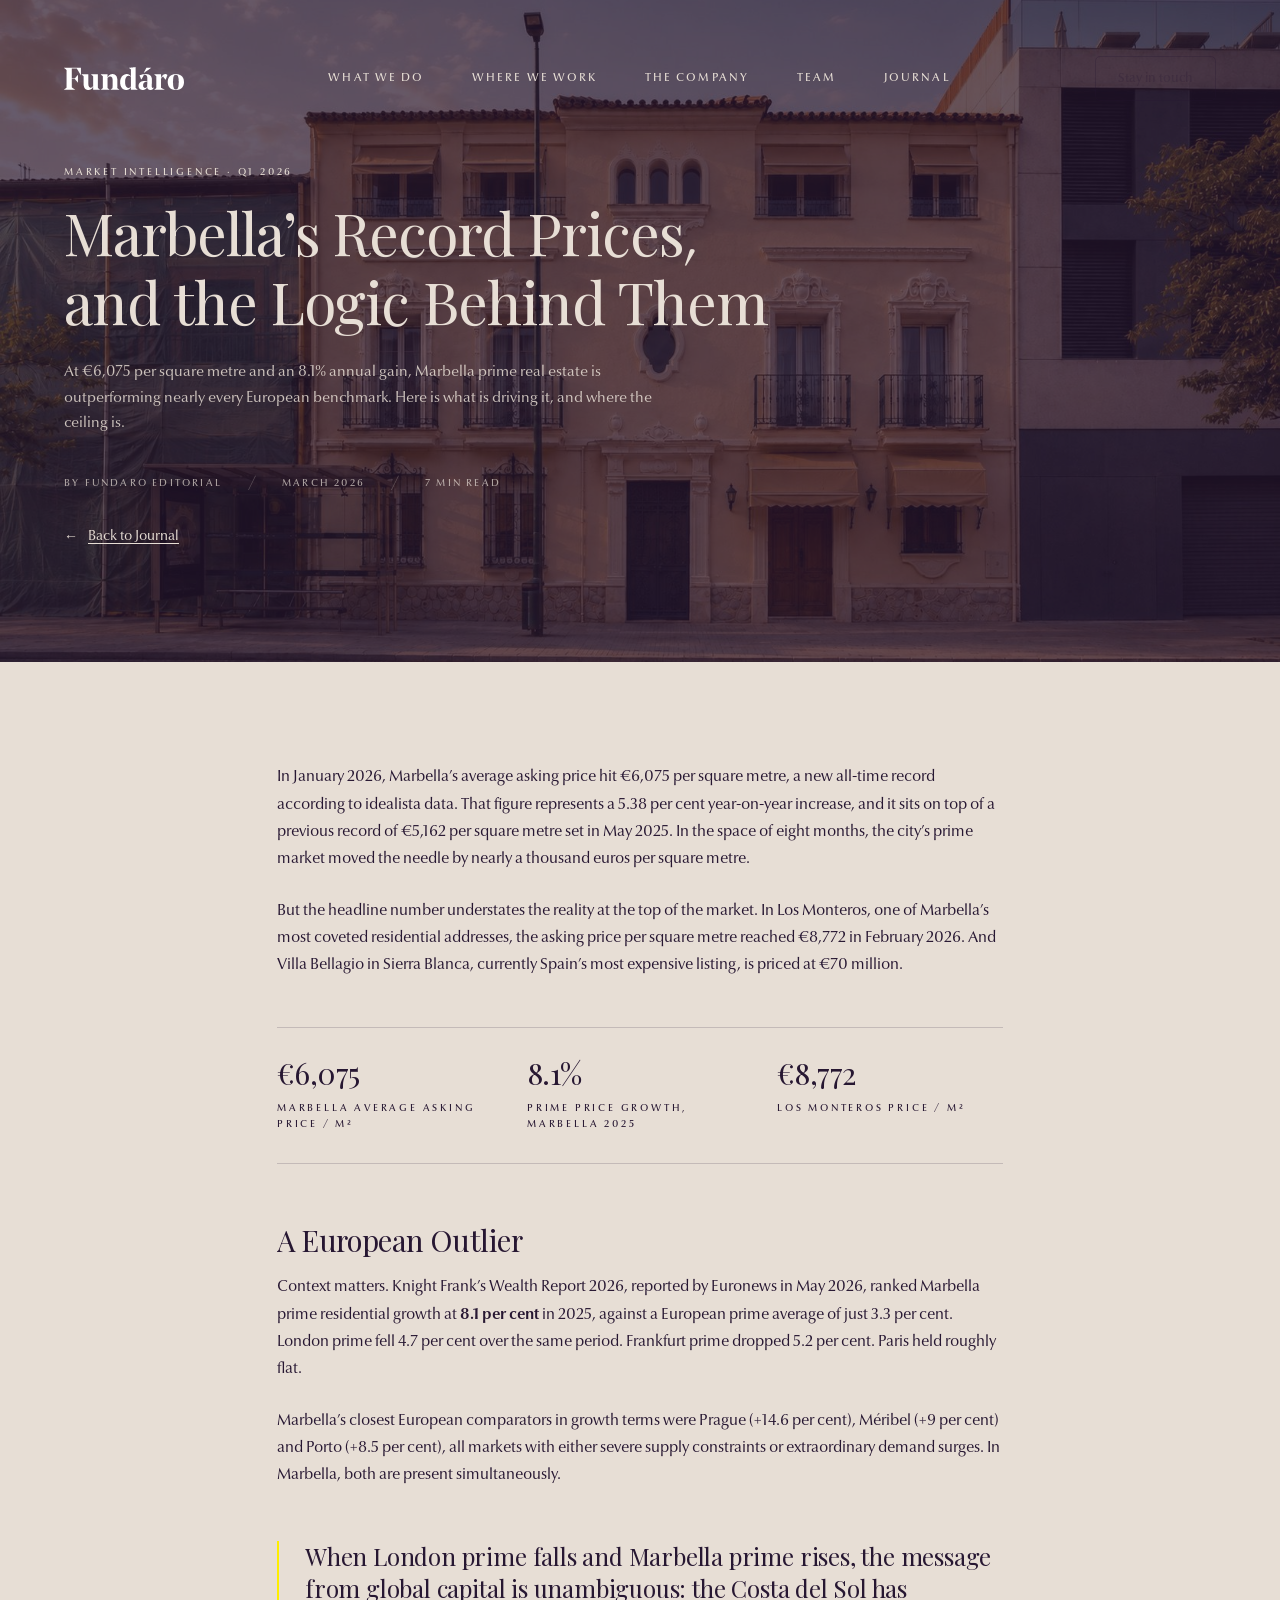
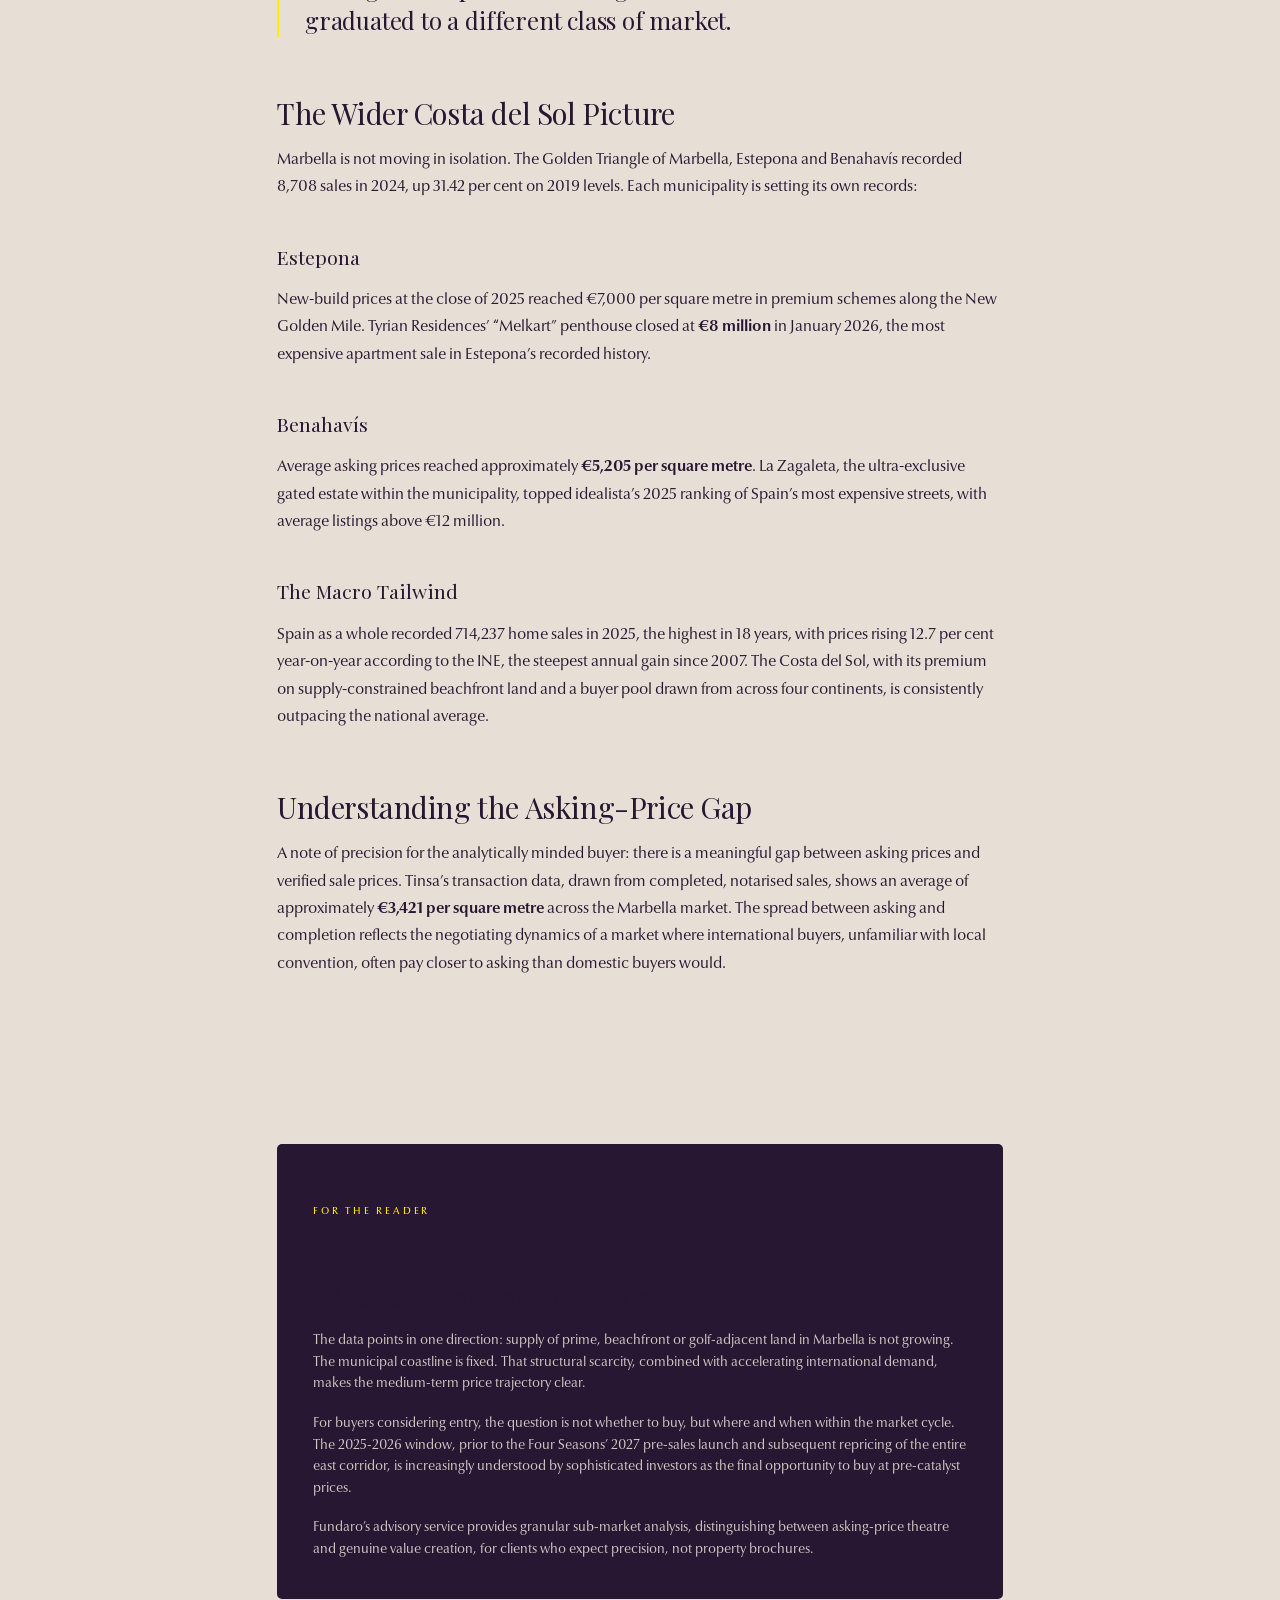
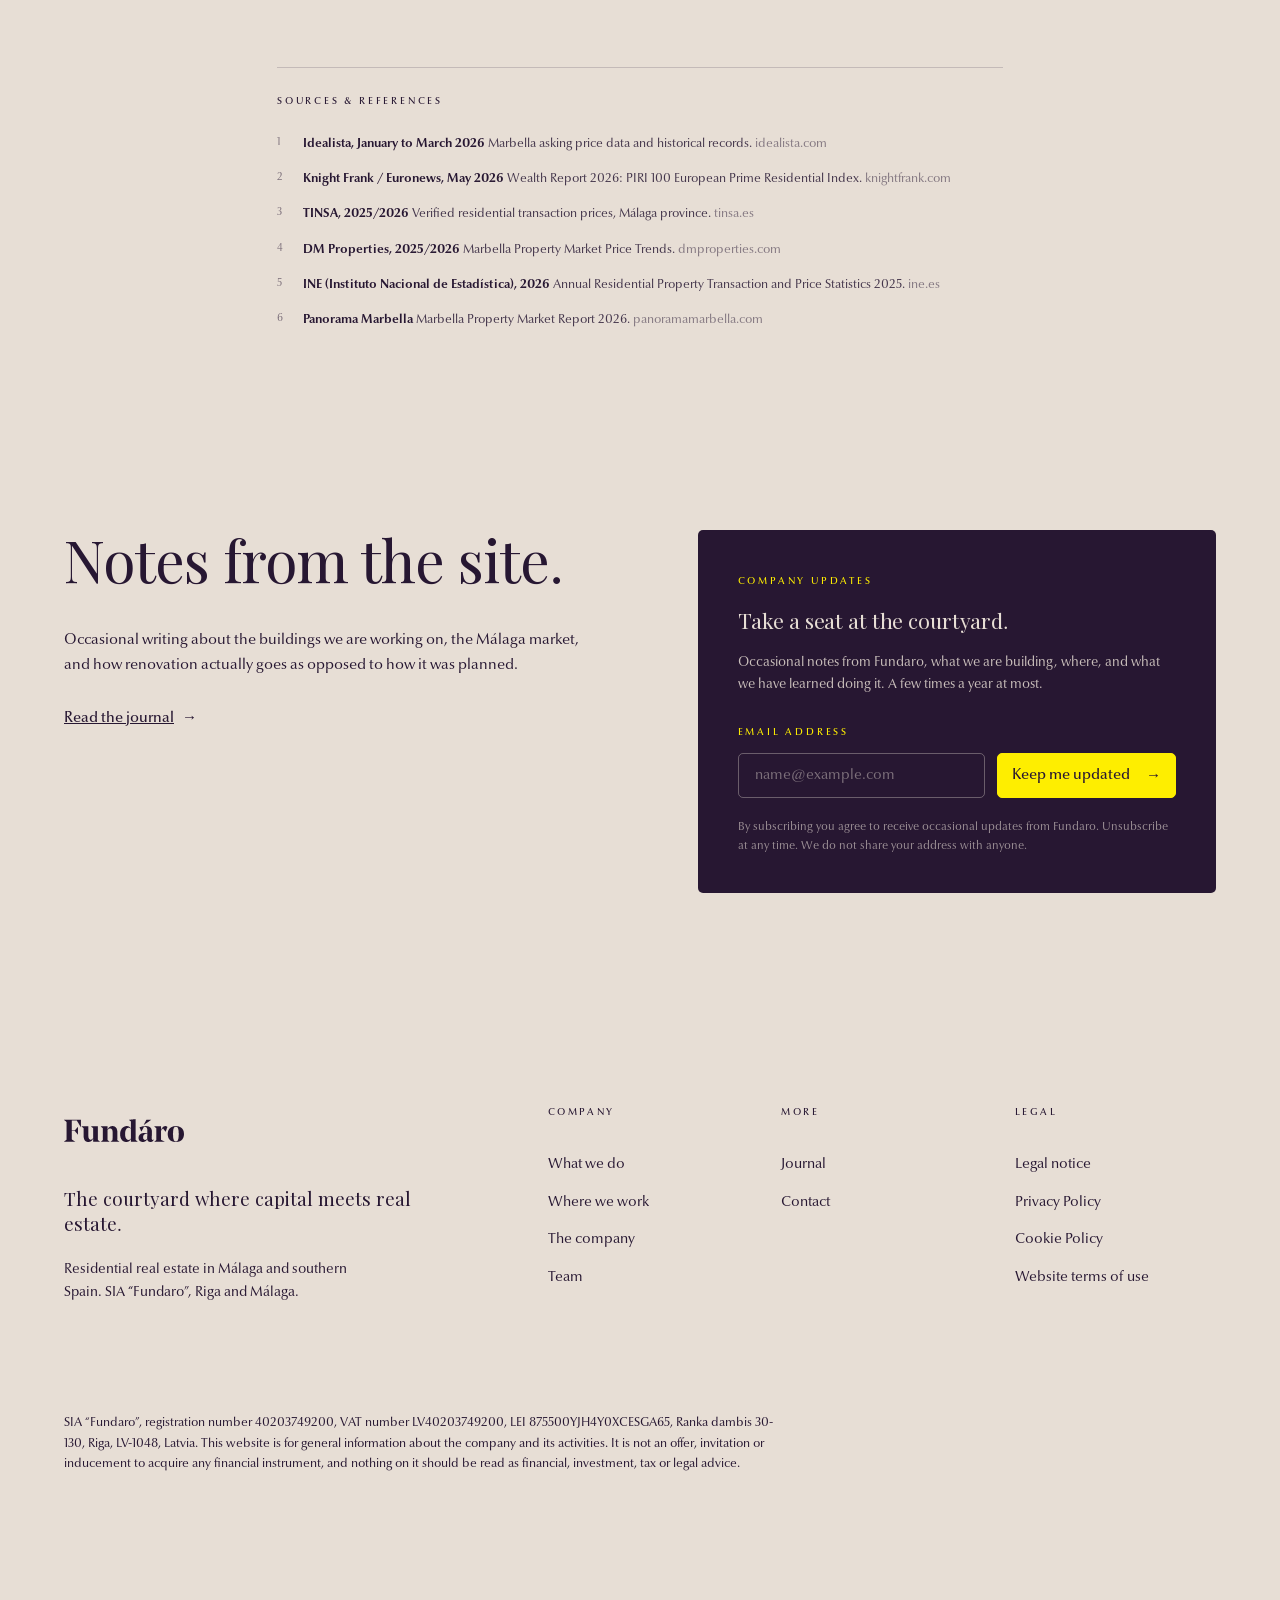
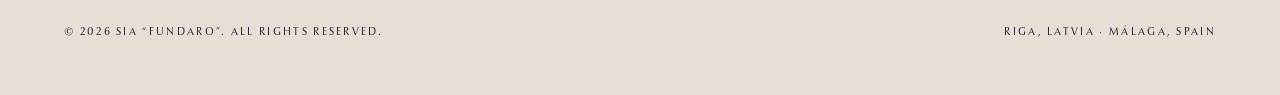
<file: journal/marbella-record-prices/index.html>
<!DOCTYPE html>
<html lang="en">
<head><script data-fndr="static-host">
(function(){
  window.FD_API_BASE="";window.FD_VIDEO_BASE="https://fndr.8nomads.com/v2/assets";window.FD_SITE_BASE="";
  // Framer CMS byte ranges on a plain file host: fetch the whole file once, hand back the slices asked for
  var f=window.fetch,cache={};
  window.fetch=function(u,o){
    try{
      var url=new URL(typeof u==="string"?u:u.url,location.href),ranges=url.searchParams.get("range");
      if(ranges&&/\.framercms$/.test(url.pathname)){
        var key=url.origin+url.pathname;
        var p=cache[key]||(cache[key]=f(key).then(function(r){if(!r.ok)throw new Error("cms "+r.status);return r.arrayBuffer()}));
        return p.then(function(buf){
          var b=new Uint8Array(buf),parts=[],n=0;
          ranges.split(",").forEach(function(r){var m=/^(\d+)-(\d+)$/.exec(r);if(!m)throw new Error("bad range");var s=b.subarray(+m[1],+m[2]+1);parts.push(s);n+=s.length});
          var out=new Uint8Array(n),off=0;parts.forEach(function(s){out.set(s,off);off+=s.length});
          return new Response(out,{status:200,headers:{"content-type":"application/octet-stream"}})
        })
      }
    }catch(e){}
    return f.apply(this,arguments)
  };
})();
</script>
<meta charset="utf-8">
<meta name="viewport" content="width=device-width, initial-scale=1">
<title>Marbella&rsquo;s Record Prices, and the Logic Behind Them - Fundaro Journal</title>
<link rel="icon" href="/favicon.ico" sizes="any">
<link rel="icon" type="image/png" sizes="64x64" href="/assets/favicon.png">
<link rel="apple-touch-icon" sizes="180x180" href="/apple-touch-icon.png">
<link rel="manifest" href="/site.webmanifest">
<meta name="theme-color" content="#271732">
<meta name="description" content="Marbella prime property reached 6,075 euro per square metre in 2026, growing 8.1% against a European average of 3.3%. What is driving it.">
<!-- Social graph. Absolute URLs: crawlers do not resolve relative paths.
     Change the host here if the site is served from anywhere else. -->
<link rel="canonical" href="https://www.fundaro.capital/journal/marbella-record-prices/">
<meta property="og:type" content="article">
<meta property="og:site_name" content="Fundaro">
<meta property="og:url" content="https://www.fundaro.capital/journal/marbella-record-prices/">
<meta property="og:title" content="Marbella&rsquo;s Record Prices, and the Logic Behind Them - Fundaro Journal">
<meta property="og:description" content="Marbella prime property reached 6,075 euro per square metre in 2026, growing 8.1% against a European average of 3.3%. What is driving it.">
<meta property="og:image" content="https://www.fundaro.capital/assets/masthead-record-prices.jpg">
<meta property="og:image:type" content="image/jpeg">
<meta property="og:image:width" content="1672">
<meta property="og:image:height" content="941">
<meta property="og:image:alt" content="Residential building in a central Malaga district">
<meta property="og:locale" content="en_GB">
<meta property="article:published_time" content="2026-03-01">
<meta property="article:section" content="Market Intelligence">
<meta property="article:publisher" content="https://www.linkedin.com/company/fundarocapital/">
<meta name="twitter:card" content="summary_large_image">
<meta name="twitter:title" content="Marbella&rsquo;s Record Prices, and the Logic Behind Them - Fundaro Journal">
<meta name="twitter:description" content="Marbella prime property reached 6,075 euro per square metre in 2026, growing 8.1% against a European average of 3.3%. What is driving it.">
<meta name="twitter:image" content="https://www.fundaro.capital/assets/masthead-record-prices.jpg">
<meta name="twitter:image:alt" content="Residential building in a central Malaga district">
<!-- The two faces every page opens with. Same origin, but a font preload
     still needs crossorigin or it is fetched twice. -->
<link rel="preload" as="font" type="font/woff2" crossorigin
      href="../../assets/fonts/playfair-display-latin.woff2">
<link rel="preload" as="font" type="font/woff2" crossorigin
      href="../../assets/fonts/optima-nova-regular.woff2">
<link rel="stylesheet" href="../../styles.css?v=brand1">
<script>
/* Opt in to the reveal animations only where they can run and are wanted. */
if ('IntersectionObserver' in window &&
    !window.matchMedia('(prefers-reduced-motion: reduce)').matches) {
  document.documentElement.className += ' js';
}
</script>
<script type="application/ld+json">
{
  "@context": "https://schema.org",
  "@graph": [
    {
      "@type": "BlogPosting",
      "@id": "https://www.fundaro.capital/journal/marbella-record-prices/#article",
      "url": "https://www.fundaro.capital/journal/marbella-record-prices/",
      "mainEntityOfPage": {
        "@type": "WebPage",
        "@id": "https://www.fundaro.capital/journal/marbella-record-prices/"
      },
      "headline": "Marbella's Record Prices, and the Logic Behind Them",
      "description": "Marbella prime property reached 6,075 euro per square metre in 2026, growing 8.1% against a European average of 3.3%. What is driving it.",
      "image": {
        "@type": "ImageObject",
        "url": "https://www.fundaro.capital/assets/masthead-record-prices.jpg",
        "width": 1672,
        "height": 941
      },
      "datePublished": "2026-03-01",
      "dateModified": "2026-03-01",
      "articleSection": "Market Intelligence",
      "inLanguage": "en-GB",
      "isPartOf": {
        "@id": "https://www.fundaro.capital/journal/#blog"
      },
      "author": {
        "@type": "Organization",
        "name": "Fundaro Editorial",
        "url": "https://www.fundaro.capital/"
      },
      "publisher": {
        "@id": "https://www.fundaro.capital/#organization"
      }
    },
    {
      "@type": "BreadcrumbList",
      "itemListElement": [
        {
          "@type": "ListItem",
          "position": 1,
          "name": "Home",
          "item": "https://www.fundaro.capital/"
        },
        {
          "@type": "ListItem",
          "position": 2,
          "name": "Journal",
          "item": "https://www.fundaro.capital/journal/"
        },
        {
          "@type": "ListItem",
          "position": 3,
          "name": "Marbella's Record Prices, and the Logic Behind Them",
          "item": "https://www.fundaro.capital/journal/marbella-record-prices/"
        }
      ]
    }
  ]
}
</script>
</head>
<body>

<a class="skip-link" href="#main">Skip to content</a>


<!-- ============ MASTHEAD ============ -->
<header class="masthead masthead--article masthead--image">
  <div class="masthead__bg">
    <img fetchpriority="high" decoding="async" src="../../assets/masthead-record-prices.jpg" alt="Residential building in a central M&aacute;laga district">
  </div>

  <div class="wrap">
    <nav class="nav" aria-label="Primary">
      <a class="nav__logo" href="/"><img src="../../assets/logo.svg" alt="Fundaro"></a>
      <div class="nav__links">
        <a href="/#services">What we do</a>
        <a href="/#featured">Where we work</a>
        <a href="/#our-impact">The company</a>
        <a href="/#team">Team</a>
        <a href="/">Journal</a>
      </div>
      <a class="btn btn--ghost" href="#updates">Stay in touch</a>
    </nav>

    <div class="masthead__body">
      <p class="tag section__eyebrow" data-anim>Market Intelligence &middot; Q1 2026</p>
      <h1 class="d2" data-anim="lines">Marbella&rsquo;s Record Prices<span class="num">,</span><br>and the Logic Behind Them</h1>
      <p class="lede masthead__lede" data-anim>At &euro;6,075 per square metre and an 8.1% annual gain, Marbella prime real estate is outperforming nearly every European benchmark. Here is what is driving it, and where the ceiling is.</p>

      <div class="byline" data-anim>
        <span class="tag">By Fundaro Editorial</span>
        <span aria-hidden="true">/</span>
        <time class="tag" datetime="2026-03-01">March 2026</time>
        <span aria-hidden="true">/</span>
        <span class="tag">7 min read</span>
      </div>

      <a class="backlink" href="/" data-anim><span aria-hidden="true">&larr;</span><span>Back to Journal</span></a>
    </div>
  </div>
</header>
<main id="main">


<!-- ============ ARTICLE ============ -->
<article class="article">
  <div class="wrap">
    <div class="prose">
      <p data-anim>In January 2026, Marbella&rsquo;s average asking price hit &euro;6,075 per square metre, a new all-time record according to idealista data. That figure represents a 5.38 per cent year-on-year increase, and it sits on top of a previous record of &euro;5,162 per square metre set in May 2025. In the space of eight months, the city&rsquo;s prime market moved the needle by nearly a thousand euros per square metre.</p>
      <p data-anim>But the headline number understates the reality at the top of the market. In Los Monteros, one of Marbella&rsquo;s most coveted residential addresses, the asking price per square metre reached &euro;8,772 in February 2026. And Villa Bellagio in Sierra Blanca, currently Spain&rsquo;s most expensive listing, is priced at &euro;70 million.</p>
      <div class="inline-figures" data-stagger>
        <div data-anim>
          <p class="inline-figure__v">&euro;6,075</p>
          <p class="tag inline-figure__l">Marbella average asking price / m&sup2;</p>
        </div>
        <div data-anim>
          <p class="inline-figure__v">8.1%</p>
          <p class="tag inline-figure__l">Prime price growth, Marbella 2025</p>
        </div>
        <div data-anim>
          <p class="inline-figure__v">&euro;8,772</p>
          <p class="tag inline-figure__l">Los Monteros price / m&sup2;</p>
        </div>
      </div>
      <h2 data-anim="lines">A European Outlier</h2>
      <p data-anim>Context matters. Knight Frank&rsquo;s Wealth Report 2026, reported by Euronews in May 2026, ranked Marbella prime residential growth at <strong>8.1 per cent</strong> in 2025, against a European prime average of just 3.3 per cent. London prime fell 4.7 per cent over the same period. Frankfurt prime dropped 5.2 per cent. Paris held roughly flat.</p>
      <p data-anim>Marbella&rsquo;s closest European comparators in growth terms were Prague (+14.6 per cent), M&eacute;ribel (+9 per cent) and Porto (+8.5 per cent), all markets with either severe supply constraints or extraordinary demand surges. In Marbella, both are present simultaneously.</p>
      <figure class="pull" data-anim>When London prime falls and Marbella prime rises, the message from global capital is unambiguous: the Costa del Sol has graduated to a different class of market.</figure>
      <h2 data-anim="lines">The Wider Costa del Sol Picture</h2>
      <p data-anim>Marbella is not moving in isolation. The Golden Triangle of Marbella, Estepona and Benahav&iacute;s recorded 8,708 sales in 2024, up 31.42 per cent on 2019 levels. Each municipality is setting its own records:</p>
      <h3 data-anim>Estepona</h3>
      <p data-anim>New-build prices at the close of 2025 reached &euro;7,000 per square metre in premium schemes along the New Golden Mile. Tyrian Residences&rsquo; &ldquo;Melkart&rdquo; penthouse closed at <strong>&euro;8 million</strong> in January 2026, the most expensive apartment sale in Estepona&rsquo;s recorded history.</p>
      <h3 data-anim>Benahav&iacute;s</h3>
      <p data-anim>Average asking prices reached approximately <strong>&euro;5,205 per square metre</strong>. La Zagaleta, the ultra-exclusive gated estate within the municipality, topped idealista&rsquo;s 2025 ranking of Spain&rsquo;s most expensive streets, with average listings above &euro;12 million.</p>
      <h3 data-anim>The Macro Tailwind</h3>
      <p data-anim>Spain as a whole recorded 714,237 home sales in 2025, the highest in 18 years, with prices rising 12.7 per cent year-on-year according to the INE, the steepest annual gain since 2007. The Costa del Sol, with its premium on supply-constrained beachfront land and a buyer pool drawn from across four continents, is consistently outpacing the national average.</p>
      <h2 data-anim="lines">Understanding the Asking-Price Gap</h2>
      <p data-anim>A note of precision for the analytically minded buyer: there is a meaningful gap between asking prices and verified sale prices. Tinsa&rsquo;s transaction data, drawn from completed, notarised sales, shows an average of approximately <strong>&euro;3,421 per square metre</strong> across the Marbella market. The spread between asking and completion reflects the negotiating dynamics of a market where international buyers, unfamiliar with local convention, often pay closer to asking than domestic buyers would.</p>
      <p data-anim>In prime sub-markets, Sierra Blanca, Puente Romano, Los Monteros, that gap narrows considerably, with competitive bidding on best-in-class product regularly driving final prices above asking. Understanding which sub-markets exhibit which dynamics is, in large part, what a well-connected Marbella advisor is for.</p>
      <aside class="callout" data-anim>
        <p class="tag">For the reader</p>
        <h2 class="callout__t">What this means for buyers</h2>
        <p class="note">The data points in one direction: supply of prime, beachfront or golf-adjacent land in Marbella is not growing. The municipal coastline is fixed. That structural scarcity, combined with accelerating international demand, makes the medium-term price trajectory clear.</p>
        <p class="note">For buyers considering entry, the question is not whether to buy, but where and when within the market cycle. The 2025-2026 window, prior to the Four Seasons&rsquo; 2027 pre-sales launch and subsequent repricing of the entire east corridor, is increasingly understood by sophisticated investors as the final opportunity to buy at pre-catalyst prices.</p>
        <p class="note">Fundaro&rsquo;s advisory service provides granular sub-market analysis, distinguishing between asking-price theatre and genuine value creation, for clients who expect precision, not property brochures.</p>
      </aside>

      <section class="sources" data-anim>
        <p class="tag">Sources &amp; references</p>
        <ul>
          <li><strong>Idealista, January to March 2026</strong> Marbella asking price data and historical records. <cite>idealista.com</cite></li>
          <li><strong>Knight Frank / Euronews, May 2026</strong> Wealth Report 2026: PIRI 100 European Prime Residential Index. <cite>knightfrank.com</cite></li>
          <li><strong>TINSA, 2025/2026</strong> Verified residential transaction prices, M&aacute;laga province. <cite>tinsa.es</cite></li>
          <li><strong>DM Properties, 2025/2026</strong> Marbella Property Market Price Trends. <cite>dmproperties.com</cite></li>
          <li><strong>INE (Instituto Nacional de Estad&iacute;stica), 2026</strong> Annual Residential Property Transaction and Price Statistics 2025. <cite>ine.es</cite></li>
          <li><strong>Panorama Marbella</strong> Marbella Property Market Report 2026. <cite>panoramamarbella.com</cite></li>
        </ul>
      </section>
    </div>
  </div>
</article>

<!-- ============ UPDATES ============ -->
<section class="courtyard">
  <div class="wrap courtyard__grid">
    <div>
      <h2 class="d2" data-anim="lines">Notes from the site<span class="num">.</span></h2>
      <p class="lede courtyard__p" data-anim>Occasional writing about the buildings we are working on, the M&aacute;laga market, and how renovation actually goes as opposed to how it was planned.</p>
      <a class="tlink courtyard__link" href="/" data-anim><span>Read the journal</span><span aria-hidden="true">&rarr;</span></a>
    </div>

    <div class="signup" id="updates" data-anim>
      <p class="tag">Company updates</p>
      <h3 class="d4 signup__t">Take a seat at the courtyard<span class="num">.</span></h3>
      <p class="note signup__p">Occasional notes from Fundaro, what we are building, where, and what we have learned doing it. A few times a year at most.</p>

      <form class="signup__form" action="#" method="post">
        <label class="tag" for="email">Email address</label>
        <div class="signup__row">
          <input id="email" name="email" type="email" required placeholder="name@example.com" autocomplete="email">
          <button class="btn btn--dark" type="submit">Keep me updated <span aria-hidden="true">&rarr;</span></button>
        </div>
      </form>

      <p class="signup__small">By subscribing you agree to receive occasional updates from Fundaro. Unsubscribe at any time. We do not share your address with anyone.</p>

      <div class="signup__done" role="status" aria-live="polite" hidden>
        <p class="tag">Confirmation sent &middot; Check your inbox</p>
        <p class="signup__thanks">Thank you. You will hear from us occasionally, and not often.</p>
      </div>
    </div>
  </div>
</section>

</main>

<!-- ============ FOOTER ============ -->
<footer class="footer">
  <div class="wrap">
    <div class="footer__top">
      <div>
        <div class="footer__logo"><img src="../../assets/logo-dark.svg" alt="Fundaro"></div>
        <p class="footer__line">The courtyard where capital meets real estate<span class="num">.</span></p>
        <p class="footer__sub">Residential real estate in M&aacute;laga and southern Spain. SIA &ldquo;Fundaro&rdquo;, Riga and M&aacute;laga.</p>
      </div>

      <div class="footer__cols">
        <div>
          <p class="tag">Company</p>
          <ul>
            <li><a href="/#services">What we do</a></li>
            <li><a href="/#featured">Where we work</a></li>
            <li><a href="/#our-impact">The company</a></li>
            <li><a href="/#team">Team</a></li>
          </ul>
        </div>
        <div>
          <p class="tag">More</p>
          <ul>
            <li><a href="/">Journal</a></li>
            <li><a href="#updates">Contact</a></li>
          </ul>
        </div>
        <div>
          <p class="tag">Legal</p>
          <ul>
            <li><a href="/">Legal notice</a></li>
            <li><a href="/">Privacy Policy</a></li>
            <li><a href="/">Cookie Policy</a></li>
            <li><a href="/">Website terms of use</a></li>
          </ul>
        </div>
      </div>
    </div>

    <p class="footer__disclaimer">SIA &ldquo;Fundaro&rdquo;, registration number 40203749200, VAT number LV40203749200, LEI 875500YJH4Y0XCESGA65, Ranka dambis 30-130, Riga, LV-1048, Latvia. This website is for general information about the company and its activities. It is not an offer, invitation or inducement to acquire any financial instrument, and nothing on it should be read as financial, investment, tax or legal advice.</p>

    <div class="footer__bot">
      <p>&copy; 2026 SIA &ldquo;Fundaro&rdquo;. All rights reserved.</p>
      <p>Riga, Latvia &middot; M&aacute;laga, Spain</p>
    </div>
  </div>
</footer>

<script>
/* ---------------------------------------------------------------
   In-page navigation. Anchor links glide to their section instead of
   jumping. Links to another page keep their normal behaviour.
   --------------------------------------------------------------- */
(function () {
  var reduce = window.matchMedia('(prefers-reduced-motion: reduce)');
  var frame = 0;
  var running = false;

  function ease(t) {
    return t < 0.5 ? 4 * t * t * t : 1 - Math.pow(-2 * t + 2, 3) / 2;
  }

  function stop() {
    running = false;
    if (frame) cancelAnimationFrame(frame);
    frame = 0;
  }

  ['wheel', 'touchstart', 'keydown'].forEach(function (evt) {
    window.addEventListener(evt, function () { if (running) stop(); }, { passive: true });
  });

  function positionOf(el) {
    var margin = parseFloat(getComputedStyle(el).scrollMarginTop) || 0;
    var top = el.getBoundingClientRect().top + window.pageYOffset - margin;
    var max = document.documentElement.scrollHeight - window.innerHeight;
    return Math.max(0, Math.min(Math.round(top), Math.round(max)));
  }

  function glide(to, then) {
    var from = window.pageYOffset;
    var delta = to - from;
    if (!delta) { then(); return; }
    var duration = Math.min(1300, Math.max(550, Math.abs(delta) * 0.45));
    var start = performance.now();
    running = true;
    frame = requestAnimationFrame(function step(now) {
      if (!running) return;
      var p = Math.min(1, (now - start) / duration);
      window.scrollTo(0, from + delta * ease(p));
      if (p < 1) { frame = requestAnimationFrame(step); }
      else { stop(); then(); }
    });
  }

  function land(el, href) {
    if (history.replaceState) history.replaceState(null, '', href);
    if (!el) return;
    if (!el.hasAttribute('tabindex')) el.setAttribute('tabindex', '-1');
    el.focus({ preventScroll: true });
  }

  document.addEventListener('click', function (e) {
    if (e.defaultPrevented || e.button !== 0 || e.metaKey || e.ctrlKey || e.shiftKey || e.altKey) return;
    var link = e.target.closest && e.target.closest('a[href]');
    if (!link) return;

    var href = link.getAttribute('href');
    if (!href || href.charAt(0) !== '#') return;

    var id = href.slice(1);
    var el = id ? document.getElementById(id) : null;
    if (id && !el) return;

    e.preventDefault();
    stop();
    var to = el ? positionOf(el) : 0;
    if (reduce.matches) { window.scrollTo(0, to); land(el, href); return; }
    glide(to, function () { land(el, href); });
  });
})();
</script>

<script>
/* ---------------------------------------------------------------
   Motion. One observer drives every entry animation on the page:
   an element is revealed the first time it reaches the viewport and
   is then dropped, so nothing runs on a second pass.
   --------------------------------------------------------------- */
(function () {
  var root = document.documentElement;
  if (!root.classList.contains('js')) return;

  try {
    document.querySelectorAll('[data-anim="lines"]').forEach(function (el) {
      el.innerHTML = el.innerHTML.split(/<br\s*\/?>/i).map(function (line, i) {
        return '<span class="ln" style="--i:' + i + '"><span>' + line + '</span></span>';
      /* joined on a space: the <br> is gone once the lines are wrapped, and
         without it the extracted text reads "real estatein southern" */
      }).join(' ');
    });

    document.querySelectorAll('[data-stagger]').forEach(function (group) {
      Array.prototype.forEach.call(group.children, function (child, i) {
        child.style.setProperty('--i', i);
      });
    });

    var io = new IntersectionObserver(function (entries) {
      entries.forEach(function (entry) {
        if (!entry.isIntersecting) return;
        entry.target.classList.add('is-in');
        io.unobserve(entry.target);
      });
    }, { rootMargin: '0px 0px -10% 0px' });

    document.querySelectorAll('[data-anim]').forEach(function (el) { io.observe(el); });

    /* the masthead is already on screen: play it on load, not on scroll */
    requestAnimationFrame(function () {
      document.querySelectorAll('.masthead [data-anim]').forEach(function (el) {
        io.unobserve(el);
        el.classList.add('is-in');
      });
    });
  } catch (err) {
    root.classList.remove('js');
  }
})();
</script>

<script>
/* ---------------------------------------------------------------
   Signup success state. The form has no endpoint yet, so this only
   swaps the card to its confirmation copy; wire the POST to a real
   list before launch and move this into its success handler.
   --------------------------------------------------------------- */
(function () {
  document.querySelectorAll('.signup__form').forEach(function (form) {
    form.addEventListener('submit', function (e) {
      e.preventDefault();
      /* let the browser say what is wrong with the address */
      if (!form.checkValidity()) { form.reportValidity(); return; }

      var card = form.closest('.signup');
      var done = card && card.querySelector('.signup__done');
      if (!done) return;

      done.hidden = false;
      void done.offsetWidth;          /* let the hidden state paint once, so it can transition */
      card.classList.add('is-done');
      done.setAttribute('tabindex', '-1');
      done.focus({ preventScroll: true });
    });
  });
})();
</script>

</body>
</html>
</file>
<file: styles.css>
/* =========================================================
   Fundaro - landing page
   Built from Figma file xktVM5MqH1jj7szPnYYGMg, node 1:2
   Canvas: 1440 × 5663. Content column 1296px, 72px gutters.
   ========================================================= */

:root {
  /* Palette - taken verbatim from the Figma fills */
 --ink:        #271732;  /* deep aubergine, primary dark */
 --cream:      #e7ded5;  /* warm light band + light text on dark */
 --paper:      #e7ded5;  /* slightly lighter cream (team heading) */
 --yellow:     #feee00;  /* accent / primary button */
 --graphite:   #271732;  /* body text on light bands */
 --card-cream: #dbd3ca;  /* team card background */
 --rule:       rgba(39, 23, 50, 0.18);  /* ledger hairlines */
 --hairline:   rgba(39, 23, 50, 0.25);  /* nav button border */

  /* Type stacks: the real faces first (so they render if installed
     locally), then the closest widely available substitutes.
     Both faces are served from assets/fonts/ (see below), so the
     substitutes apply only if a font file fails to load. */
 --display: 'Playfair Display', Didot, 'Bodoni 72', 'Bodoni MT',
             Georgia, serif;
 --body:    'Optima nova LT Pro', 'Optima nova', Optima, Candara,
             'Gill Sans', 'Gill Sans MT', 'Trebuchet MS', sans-serif;

  /* Fluid gutter: 72px at the design width, tighter on small screens */
 --gutter: clamp(20px, 5vw, 72px);
 --maxw: 1296px;
 --radius: 5px;
}

/* =========================================================
   WEBFONTS
   All self-hosted from assets/fonts/. No third-party font request.

     Playfair Display     400-900 variable   display
     Optima nova LT Pro   400, 500, 700      body

   Figma draws the display face in Mintely, but the only cut available
   is "Mintely Reg Personal Use", which cannot be used commercially.
   Playfair Display stands in until a licensed Mintely arrives: open
   source (SIL OFL), a high-contrast serif of the same temperament, and
   it carries real weights rather than one.

   700 is here because the journal articles set figures in <strong>;
   without it the browser would smear the Regular into a fake bold.
   Light 300 was supplied but nothing uses it, so it is not served.

   font-display: swap - the fallback shows immediately and is replaced
   when the face arrives, rather than holding the text invisible.
   ========================================================= */
/* Playfair Display is a variable font: one file spans 400 to 900, so the
   600 on team names is a real weight, not a synthesised one. Split by
   subset the way Google serves it, so latin-ext is fetched only if a page
   actually sets a character from that range. */
@font-face {
  font-family: 'Playfair Display';
  src: url('assets/fonts/playfair-display-latin.woff2') format('woff2');
  font-weight: 400 900;
  font-style: normal;
  font-display: swap;
  unicode-range: U+0000-00FF, U+0131, U+0152-0153, U+02BB-02BC, U+02C6,
    U+02DA, U+02DC, U+0304, U+0308, U+0329, U+2000-206F, U+20AC, U+2122,
    U+2191, U+2193, U+2212, U+2215, U+FEFF, U+FFFD;
}
@font-face {
  font-family: 'Playfair Display';
  src: url('assets/fonts/playfair-display-latin-ext.woff2') format('woff2');
  font-weight: 400 900;
  font-style: normal;
  font-display: swap;
  unicode-range: U+0100-02BA, U+02BD-02C5, U+02C7-02CC, U+02CE-02D7,
    U+02DD-02FF, U+0304, U+0308, U+0329, U+1D00-1DBF, U+1E00-1E9F,
    U+1EF2-1EFF, U+2020, U+20A0-20AB, U+20AD-20C0, U+2113, U+2C60-2C7F,
    U+A720-A7FF;
}
@font-face {
  font-family: 'Optima nova LT Pro';
  src: url('assets/fonts/optima-nova-regular.woff2') format('woff2');
  font-weight: 400;
  font-style: normal;
  font-display: swap;
}
@font-face {
  font-family: 'Optima nova LT Pro';
  src: url('assets/fonts/optima-nova-medium.woff2') format('woff2');
  font-weight: 500;
  font-style: normal;
  font-display: swap;
}
@font-face {
  font-family: 'Optima nova LT Pro';
  src: url('assets/fonts/optima-nova-bold.woff2') format('woff2');
  font-weight: 700;
  font-style: normal;
  font-display: swap;
}

/* ---------- reset ---------- */
*, *::before, *::after { box-sizing: border-box; }
html { -webkit-text-size-adjust: 100%; }
body {
  margin: 0;
  font-family: var(--body);
  color: var(--graphite);
  background: var(--paper);
  overflow-x: hidden;
}
img, svg { display: block; max-width: 100%; }
ul { margin: 0; padding: 0; list-style: none; }
a { color: inherit; }
p { margin: 0; }
h1, h2, h3, h4 { margin: 0; font-weight: 400; }

/* ---------- shared primitives ---------- */
.wrap {
  width: 100%;
  max-width: calc(var(--maxw) + var(--gutter) * 2);
  margin-inline: auto;
  padding-inline: var(--gutter);
}

.d1 {
  font-family: var(--display);
  font-size: clamp(40px, 6.88vw, 99px);
  line-height: 0.94;
  letter-spacing: -0.018em;
}
.d2 {
  font-family: var(--display);
  font-size: clamp(30px, 4.58vw, 66px);
  line-height: 1;
  letter-spacing: -0.018em;
}
.d4 {
  font-family: var(--display);
  font-size: clamp(19px, 1.67vw, 24px);
  line-height: 1.18;
  letter-spacing: -0.006em;
}
.lede {
  font-size: clamp(15px, 1.18vw, 17px);
  line-height: 1.66;
}
.note {
  font-size: clamp(13.5px, 1.01vw, 14.5px);
  line-height: 1.6;
}
/* Small letter-spaced caps used for every label in the design */
.tag {
  font-size: clamp(10px, 0.73vw, 10.5px);
  line-height: 1.62;
  letter-spacing: 0.28em;
  text-transform: uppercase;
  font-weight: 500;
}
/* Numerals are set in the sans face inside serif headings - the design
   mixes the two deliberately (€500, 30+, 24 months, P2P …). */
.num { font-family: var(--body); }

/* ---------- buttons & links ---------- */
.btn {
  display: inline-flex;
  align-items: center;
  gap: 22px;
  border-radius: var(--radius);
  border: 1px solid transparent;
  font-family: var(--body);
  font-weight: 500;
  text-decoration: none;
  white-space: nowrap;
  cursor: pointer;
}
.btn--primary {
  background: var(--yellow);
  border-color: var(--yellow);
  color: var(--ink);
  font-size: 14.5px;
  padding: 16px 30px;
  min-height: 55px;
}
.btn--dark {
  background: var(--ink);
  border-color: var(--ink);
  color: var(--cream);
  font-size: 15px;
  padding: 11px 14px;
  min-height: 45px;
  gap: 16px;
}
.btn--ghost {
  border-color: var(--hairline);
  color: var(--hairline);
  background: transparent;
  font-size: 13px;
  padding: 11px 22px;
  min-height: 45px;
}
.btn--ghost:hover { color: var(--cream); border-color: var(--cream); }
.btn--primary:hover { filter: brightness(0.94); }
.btn--dark:hover { background: #000000; }

.tlink {
  display: inline-flex;
  align-items: center;
  gap: 8px;
  font-family: var(--body);
  font-weight: 500;
  font-size: 15px;
  text-decoration: none;
}
.tlink span:first-child { text-decoration: underline; }

/* =========================================================
   HERO  (Figma band 0-837)
   ========================================================= */
.hero {
  position: relative;
  color: var(--cream);
  padding-block: 56px 51px;
  isolation: isolate;
}
.hero__bg {
  position: absolute;
  inset: 0;
  z-index: -1;
  background: var(--ink);
  overflow: hidden;
}
.hero__bg img {
  width: 100%;
  height: 100%;
  object-fit: cover;
  object-position: center;
}
.hero__bg::after {
  content: '';
  position: absolute;
  inset: 0;
  background: rgba(39, 23, 50, 0.5);
}

.nav {
  display: flex;
  align-items: center;
  justify-content: space-between;
  gap: 24px;
  min-height: 45px;
}
.nav__logo { width: 120px; height: 22.71px; }
.nav__logo img { width: 100%; height: 100%; }
.nav__links {
  display: flex;
  gap: 48px;
  font-size: 11.5px;
  letter-spacing: 0.18em;
  text-transform: uppercase;
  font-weight: 500;
  color: var(--cream);
}
.nav__links a { text-decoration: none; }
.nav__links a:hover { color: var(--cream); }

.hero__body { margin-top: 88px; }
.hero__lede { margin-top: 32px; max-width: 582px; }
.hero__actions {
  margin-top: 49px;
  display: flex;
  align-items: center;
  flex-wrap: wrap;
  gap: 20px 46px;
}
.hero__facts {
  margin-top: 62px;
  display: flex;
  flex-wrap: wrap;
  gap: 32px 88px;
}
.fact__v {
  font-family: var(--display);
  font-size: clamp(30px, 3.2vw, 46px);
  line-height: 1;
  letter-spacing: -0.02em;
  white-space: nowrap;
}
.fact__l { margin-top: 20px; white-space: nowrap; }

/* =========================================================
   FOUR STEPS  (Figma band 837-1674)
   ========================================================= */
.steps {
  background: var(--cream);
  color: var(--graphite);
  padding-block: 100px 205px;
}
.steps h2 { max-width: 870px; }
.steps__grid {
  margin-top: 107px;
  display: grid;
  grid-template-columns: repeat(4, 1fr);
  gap: 25px;
}
.step {
  background: var(--ink);
  border-radius: var(--radius);
  color: var(--cream);
  padding: 31px 14px 20px;
  min-height: 290px;
}
.step__n {
  font-family: var(--body);
  font-size: clamp(34px, 3.2vw, 46px);
  line-height: 1;
  color: var(--yellow);
}
.step__t {
  margin-top: 21px;
  font-family: var(--display);
  font-size: clamp(18px, 1.53vw, 22px);
  line-height: 1.29;
  letter-spacing: -0.007em;
}
.step__note { margin-top: 24px; }

/* =========================================================
   FIRST PROPERTY  (Figma band 1674-2511)
   ========================================================= */
.property {
  background: var(--ink);
  color: var(--cream);
  padding-block: 76px 32px;
}
.property__head {
  display: grid;
  grid-template-columns: 55.2% 1fr;
  gap: 32px;
  align-items: start;
}
.property__head h2 { max-width: 684px; }
.property__aside { padding-top: 9px; }
.property__aside .lede { color: rgba(231, 222, 213, 0.9); max-width: 541px; }
.property__actions {
  margin-top: 40px;
  display: flex;
  align-items: center;
  flex-wrap: wrap;
  gap: 16px 32px;
}

.split {
  margin-top: 76px;
  display: grid;
  grid-template-columns: 1fr 1fr;
  border-radius: var(--radius);
  overflow: hidden;
  min-height: 523px;
}
.split__img { position: relative; min-height: 320px; }
.split__img img {
  position: absolute;
  inset: 0;
  width: 100%;
  height: 100%;
  object-fit: cover;
  object-position: 54.5% center;
}
.panel {
  background: var(--cream);
  color: var(--graphite);
  padding: 58px 49px;
}
.panel .tag { color: var(--ink); }
.ledger { margin-top: 49px; }
.lrow {
  display: flex;
  align-items: baseline;
  justify-content: space-between;
  gap: 16px;
  padding-block: 21px;
  border-top: 1px solid var(--rule);
}
.lrow:first-child { border-top: 0; padding-top: 0; }
.lrow .tag { letter-spacing: 0.24em; color: var(--ink); }
.lrow__v {
  font-family: var(--display);
  font-size: clamp(22px, 2.22vw, 32px);
  line-height: 1.08;
  text-align: right;
  white-space: nowrap;
}

/* =========================================================
   THE ASSET  (Figma band 2511-3348)
   ========================================================= */
.asset {
  background: var(--cream);
  color: var(--graphite);
  padding-top: 100px;
  padding-bottom: 55px;
}
.asset__head {
  display: flex;
  align-items: flex-start;
  justify-content: space-between;
  gap: 24px;
  flex-wrap: wrap;
}
.asset__head .btn { margin-top: 11px; }
/* Full-bleed image row: exact Figma proportions 422 / 23 / 638 / 39 / 319
   out of 1441, 516 tall. */
.asset__row {
  margin-top: 100px;
  display: grid;
  grid-template-columns: 29.285% 1.596% 44.275% 2.706% 22.138%;
  aspect-ratio: 1441 / 516;
  max-height: 560px;
}
.asset__row figure { margin: 0; height: 100%; overflow: hidden; }
.asset__row img { width: 100%; height: 100%; object-fit: cover; }
/* Horizontal crop offsets computed from the Figma image transforms */
.asset__row img.p1 { object-position: 100% center; }
.asset__row img.p2 { object-position: 42% center; }
.asset__row img.p3 { object-position: 23% center; }

/* =========================================================
   REGULATOR  (Figma band 3348-4185)
   ========================================================= */
.regulator {
  background: var(--yellow);
  color: var(--ink);
  padding-block: 80px 107px;
}
.regulator h2 { max-width: 1101px; }
.regulator__p {
  margin-top: 47px;
  max-width: 1008px;
  color: var(--graphite);
  font-size: clamp(16px, 1.32vw, 19px);
  line-height: 1.55;
}
.pillars {
  margin-top: 53px;
  display: grid;
  grid-template-columns: repeat(3, 1fr);
  gap: 20px;
}
.pillar {
  background: var(--ink);
  border-radius: var(--radius);
  color: rgba(231, 222, 213, 0.9);
  padding: 56px 35px 40px;
  min-height: 330px;
}
/* the numeral above this was removed, so the heading leads the card */
.pillar .d4 { margin-top: 0; }
.pillar .note { margin-top: 27px; }

/* =========================================================
   TEAM  (Figma band 4185-5022)
   ========================================================= */
.team {
  background: var(--ink);
  color: var(--paper);
  padding-block: 98px 154px;
}
.team h2 { max-width: 1101px; }
.team__grid {
  margin-top: 83px;
  display: grid;
  grid-template-columns: repeat(3, 1fr);
  gap: 21px 25px;
}
.member {
  display: grid;
  grid-template-columns: 36% 1fr;
  background: var(--card-cream);
  color: var(--graphite);
  overflow: hidden;
  min-height: 175px;
}
.member__photo {
  width: 100%;
  height: 100%;
  /* cut-out figures: show the whole person, standing on the card floor */
  object-fit: contain;
  object-position: bottom center;
  align-self: end;
}
.member__body { padding: 14px 16px; position: relative; }
.member__name {
  font-family: var(--display);
  font-weight: 600;
  font-size: clamp(15px, 1.11vw, 16px);
  line-height: 1.2;
  color: var(--ink);
  padding-right: 26px;
}
.member__role {
  margin-top: 4px;
  font-size: clamp(10px, 0.76vw, 11px);
  font-weight: 500;
  letter-spacing: 0.02em;
  color: var(--ink);
}
.member__bio {
  margin-top: 10px;
  font-size: clamp(11px, 0.83vw, 12px);
  line-height: 1.45;
}
.member__in {
  position: absolute;
  top: 14px;
  right: 16px;
  width: 18px;
  height: 18px;
  border-radius: 3px;
  background: var(--ink);
  color: var(--card-cream);
  font-family: var(--body);
  font-size: 10px;
  font-weight: 500;
  display: grid;
  place-items: center;
  text-decoration: none;
}

/* =========================================================
   FOOTER  (Figma band 5024-5663)
   ========================================================= */
.footer {
  background: var(--cream);
  color: var(--ink);
  padding-block: 108px 54px;
}
.footer__top {
  display: grid;
  grid-template-columns: 38.5% 1fr;
  gap: 40px;
}
.footer__logo { width: 120px; height: 22.71px; margin-top: 14px; }
.footer__line {
  margin-top: 44px;
  font-family: var(--display);
  font-size: clamp(18px, 1.46vw, 21px);
  line-height: 1.35;
  max-width: 359px;
}
.footer__sub {
  margin-top: 20px;
  font-size: 14px;
  line-height: 1.62;
  max-width: 311px;
}
.footer__cols {
  display: grid;
  grid-template-columns: repeat(3, 1fr);
  gap: 32px;
}
.footer__cols .tag { letter-spacing: 0.26em; }
.footer__cols ul { margin-top: 32px; }
.footer__cols li + li { margin-top: 14px; }
.footer__cols a {
  font-size: 14.5px;
  line-height: 1.62;
  text-decoration: none;
}
.footer__cols a:hover { text-decoration: underline; }
.footer__disclaimer {
  margin-top: 108px;
  max-width: 727px;
  font-size: 12.5px;
  line-height: 1.66;
}
.footer__bot {
  margin-top: 149px;
  display: flex;
  justify-content: space-between;
  gap: 16px;
  font-size: 10.5px;
  line-height: 1.62;
  letter-spacing: 0.22em;
  text-transform: uppercase;
}

/* =========================================================
   Responsive
   ========================================================= */
@media (max-width: 1100px) {
  .steps__grid { grid-template-columns: repeat(2, 1fr); }
  .pillars     { grid-template-columns: repeat(2, 1fr); }
  .team__grid  { grid-template-columns: repeat(2, 1fr); }
  .nav__links  { gap: 28px; }
  .hero__facts { gap: 28px 56px; }
}

@media (max-width: 900px) {
  .nav__links { display: none; }
  .property__head { grid-template-columns: 1fr; }
  .property__aside { padding-top: 0; }
  .split { grid-template-columns: 1fr; min-height: 0; }
  .split__img { aspect-ratio: 648 / 400; min-height: 0; }
  .footer__top { grid-template-columns: 1fr; }
  .footer__disclaimer { margin-top: 56px; }
  .footer__bot { margin-top: 56px; }
  .steps  { padding-block: 72px 96px; }
  .team   { padding-block: 72px 96px; }
  .regulator { padding-block: 64px 80px; }
  .asset  { padding-top: 72px; }
  .property { padding-block: 64px 40px; }
  .footer { padding-block: 72px 40px; }
  .steps__grid, .team__grid { margin-top: 56px; }
  .pillars { margin-top: 40px; }
  .asset__row { margin-top: 56px; }
  .hero__body { margin-top: 56px; }
  .hero__facts { margin-top: 44px; }
}

@media (max-width: 700px) {
  .steps__grid { grid-template-columns: 1fr; }
  .pillars     { grid-template-columns: 1fr; }
  .team__grid  { grid-template-columns: 1fr; }
  .footer__cols { grid-template-columns: 1fr; gap: 40px; }
  .step { min-height: 0; }
  .pillar { min-height: 0; padding: 36px 28px; }
  .panel { padding: 40px 28px; }
  .asset__row {
    grid-template-columns: 1fr;
    aspect-ratio: auto;
    max-height: none;
    gap: 12px;
  }
  .asset__row .spacer { display: none; }
  .asset__row figure { aspect-ratio: 3 / 2; }
  .hero { padding-block: 32px 64px; }
  .hero__actions { gap: 16px 24px; }
  .fact__l { white-space: normal; }
  .member { grid-template-columns: 40% 1fr; }
  .lrow { padding-block: 16px; }
}

/* =========================================================
   CONTENT ADAPTATION - fundaro.capital
   Additions only: the bands above are untouched. These styles
   cover the sections the corporate site has that the original
   Figma landing did not (three-part model, four principles,
   company register, advisory cards, journal + signup).
   ========================================================= */

/* ---------- shared: small eyebrow above every section head ---------- */
.section__eyebrow { margin-bottom: 22px; opacity: 0.7; }
.hero .section__eyebrow,
.property .section__eyebrow,
.team .section__eyebrow { color: var(--cream); }
.regulator .section__eyebrow { color: var(--ink); opacity: 0.6; }

/* ---------- hero ---------- */
/* Background video: the iframe is scaled to cover the band, with
   assets/hero.png sitting underneath as the poster until it loads.
   The ::after scrim in the block above still paints over both. */
.hero__video {
  position: absolute;
  top: 50%;
  left: 50%;
  width: 100vw;
  height: 56.25vw;          /* 16:9 */
  min-width: 177.78vh;      /* cover on tall / narrow viewports */
  min-height: 100%;
  transform: translate(-50%, -50%);
  border: 0;
  pointer-events: none;
  opacity: 0;
  transition: opacity 900ms ease;
}
/* revealed only once the player reports it is actually playing, so
   assets/hero.png carries the band until then */
.hero__video.is-ready { opacity: 1; }
@media (prefers-reduced-motion: reduce) {
  .hero__video { display: none; }
}

/* The hero fills the screen, phone or desktop. svh rather than dvh, so a
   mobile browser hiding its chrome never resizes the band mid-scroll; the
   vh line is the fallback for anything that does not know svh. min-height
   rather than height, so a short landscape screen grows the band instead
   of cropping the headline. */
.hero {
  min-height: 100vh;
  min-height: 100svh;
  display: flex;
  flex-direction: column;
}
/* .hero__bg is absolute, so the column is just the nav and the copy */
.hero > .wrap {
  flex: 1 0 auto;
  display: flex;
  flex-direction: column;
}
/* nav stays at the top; the copy centres in whatever is left, biased a
   little above the middle by the padding the old stats row used to fill */
.hero__body {
  margin-top: auto;
  margin-bottom: auto;
  padding-bottom: calc(62px + clamp(30px, 3.2vw, 46px) + 41px);
}
@media (max-width: 900px) {
  .hero__body { padding-bottom: calc(44px + clamp(30px, 3.2vw, 46px) + 41px); }
}

/* ---------- what we do: three cards instead of four ---------- */
.steps__intro {
  margin-top: 30px;
  max-width: 806px;
}
.steps__grid--3 { grid-template-columns: repeat(3, 1fr); }
.steps__grid--3 .step { padding: 31px 28px 32px; min-height: 320px; }

/* ---------- numeral reveal ---------- */
/* The yellow numerals are the only accent-coloured mark on these cards, so
   they carry the motion: each stroke of the roman numeral wipes upward in
   turn as the card comes into view. The card, its type and the layout never
   move.
   Everything here is gated behind .js, which is only set when the browser
   supports IntersectionObserver and the reader has not asked for less
   motion - otherwise the numerals are simply there from the start. */
.step__n span { display: inline-block; }

.js .step__n span {
  display: inline-block;
  clip-path: inset(105% 0 0 0);
  opacity: 0;
  transition:
    clip-path 640ms cubic-bezier(0.22, 1, 0.36, 1),
    opacity 380ms ease;
  transition-delay: calc(var(--card, 0ms) + var(--stroke, 0ms));
}
.js .step.is-in .step__n span {
  clip-path: inset(0 0 0 0);
  opacity: 1;
}

/* stroke by stroke, then card after card */
.step__n span:nth-child(2) { --stroke: 90ms; }
.step__n span:nth-child(3) { --stroke: 180ms; }
.steps__grid .step:nth-child(2)  { --card: 110ms; }
.steps__grid .step:nth-child(3)  { --card: 220ms; }

/* ---------- where we work: two blocks inside the split panel ---------- */
.panel .pblock + .pblock {
  margin-top: 38px;
  padding-top: 38px;
  border-top: 1px solid var(--rule);
}
/* the MARKET / SEAT label above this moved into the heading itself */
.pblock__t { margin-top: 0; color: var(--ink); }
.pblock__p { margin-top: 14px; }
.ticks {
  margin-top: 20px;
  display: grid;
  gap: 9px;
  font-size: clamp(12.5px, 0.9vw, 13px);
  line-height: 1.5;
}
.ticks li {
  position: relative;
  padding-left: 26px;
  color: var(--ink);
}
.ticks { counter-reset: tick; }
.ticks li::before {
  counter-increment: tick;
  content: counter(tick, upper-roman);
  position: absolute;
  left: 0;
  top: 0;
  font-family: var(--body);
  font-size: 10.5px;
  font-weight: 500;
  letter-spacing: 0.14em;
  line-height: 1.85;
  color: var(--ink);
  opacity: 0.6;
}
/* the panel now carries copy, not a ledger - let it breathe */
.split { min-height: 0; }
.split__img { min-height: 420px; }

/* ---------- the work: scroll-linked image strip ---------- */
/* Full-bleed track. Default (no JS / reduced motion) it is a normal
   horizontally scrollable row; JS adds .is-linked and drives the
   transform from the section's progress through the viewport. */
.strip {
  margin-top: 100px;
  width: 100%;
  overflow-x: auto;
  overflow-y: hidden;
 -webkit-overflow-scrolling: touch;
  scrollbar-width: none;
}
.strip::-webkit-scrollbar { display: none; }
.strip.is-linked { overflow: hidden; }
.strip__track {
  display: flex;
  gap: 24px;
  width: max-content;
  will-change: transform;
}
.strip__item {
  margin: 0;
  flex: 0 0 auto;
  height: clamp(260px, 34vw, 520px);
  overflow: hidden;
}
.strip__item img { width: 100%; height: 100%; object-fit: cover; }
/* widths keep the wide / narrow rhythm of the original row */
.strip__item--a { width: clamp(340px, 56vw, 820px); }
.strip__item--b { width: clamp(420px, 72vw, 1060px); }
.strip__item--c { width: clamp(260px, 42vw, 620px); }

/* ---------- how we work: four principles ---------- */
.pillars--4 { grid-template-columns: repeat(4, 1fr); }
.pillars--4 .pillar { padding: 38px 28px 34px; min-height: 280px; }

/* ---------- the company ---------- */
.company {
  background: var(--paper);
  color: var(--graphite);
  padding-block: 100px 110px;
}
.company .section__eyebrow { color: var(--ink); opacity: 0.6; }
.company__grid {
  display: grid;
  grid-template-columns: 1fr 42%;
  gap: 40px 72px;
  align-items: start;
}
.company__p { margin-top: 34px; max-width: 620px; }
.quote {
  margin: 46px 0 0;
  padding-left: 26px;
  border-left: 2px solid var(--yellow);
  max-width: 620px;
}
.quote blockquote {
  margin: 0;
  font-family: var(--display);
  font-size: clamp(19px, 1.74vw, 25px);
  line-height: 1.34;
  letter-spacing: -0.008em;
  color: var(--ink);
}
.quote figcaption { margin-top: 18px; opacity: 0.7; }
.company__note { margin-top: 30px; max-width: 620px; }

.panel--paper {
  background: var(--card-cream);
  border-radius: var(--radius);
  padding: 44px 40px 36px;
}
.ledger--sm { margin-top: 34px; }
.ledger--sm .lrow { padding-block: 16px; }
.ledger--sm .lrow__v {
  font-size: clamp(16px, 1.25vw, 18px);
  line-height: 1.35;
  white-space: normal;
}
.panel__link { margin-top: 32px; color: var(--ink); }

/* ---------- team ---------- */
.team__label {
  margin-top: 64px;
  margin-bottom: 26px;
  color: rgba(231, 222, 213, 0.65);
}
.team h2 + .team__label { margin-top: 56px; }
/* Optional: split the grid into core + advisory rows. Add
   <p class="tag team__label">…</p> before a grid, give the second grid
   .team__grid--adv, and use .member--plain for people without a portrait. */
.member--plain {
  grid-template-columns: 1fr;
  background: rgba(231, 222, 213, 0.09);
  color: var(--paper);
  border: 1px solid rgba(231, 222, 213, 0.22);
  border-radius: var(--radius);
  align-content: center;
}
.member--plain .member__name,
.member--plain .member__role { color: var(--paper); }
.member--plain .member__in {
  background: rgba(231, 222, 213, 0.9);
  color: var(--ink);
}

.team__grid--adv { grid-template-columns: repeat(4, 1fr); }
.team__grid--adv .member { min-height: 140px; grid-template-columns: 42% 1fr; }
.team__grid--adv .member--plain { grid-template-columns: 1fr; }

/* ---------- journal + updates ---------- */
.courtyard {
  background: var(--cream);
  color: var(--graphite);
  padding-block: 96px 104px;
}
.courtyard .section__eyebrow { color: var(--ink); opacity: 0.6; }
.courtyard__grid {
  display: grid;
  grid-template-columns: 1fr 45%;
  gap: 48px 72px;
  align-items: start;
}
.courtyard__p { margin-top: 30px; max-width: 520px; }
.courtyard__link { margin-top: 30px; color: var(--ink); }

.signup {
  background: var(--ink);
  color: var(--cream);
  border-radius: var(--radius);
  padding: 44px 40px 38px;
}
.signup .tag { color: var(--yellow); }
.signup__t { margin-top: 18px; }
.signup__p { margin-top: 16px; color: rgba(231, 222, 213, 0.85); }
.signup__form { margin-top: 30px; }
.signup__form label { display: block; color: rgba(231, 222, 213, 0.7); }
.signup__row {
  margin-top: 12px;
  display: flex;
  flex-wrap: wrap;
  gap: 12px;
}
.signup__row input {
  flex: 1 1 220px;
  min-height: 45px;
  padding: 12px 16px;
  border-radius: var(--radius);
  border: 1px solid rgba(231, 222, 213, 0.35);
  background: transparent;
  color: var(--cream);
  font-family: var(--body);
  font-size: 14.5px;
}
.signup__row input::placeholder { color: rgba(231, 222, 213, 0.45); }
.signup__row input:focus {
  outline: none;
  border-color: var(--yellow);
}
.signup__row .btn--dark {
  background: var(--yellow);
  border-color: var(--yellow);
  color: var(--ink);
}
.signup__row .btn--dark:hover { filter: brightness(0.94); }
.signup__small {
  margin-top: 20px;
  font-size: 11.5px;
  line-height: 1.6;
  color: rgba(231, 222, 213, 0.6);
}

/* ---------- responsive for the added bands ---------- */
@media (max-width: 1100px) {
  .pillars--4 { grid-template-columns: repeat(2, 1fr); }
  .team__grid--adv { grid-template-columns: repeat(2, 1fr); }
}
@media (max-width: 900px) {
  .steps__grid--3 { grid-template-columns: 1fr; }
  .company__grid,
  .courtyard__grid { grid-template-columns: 1fr; }
  .company { padding-block: 72px 88px; }
  .courtyard { padding-block: 72px 88px; }
  .split__img { min-height: 0; }
}
@media (max-width: 700px) {
  .pillars--4 { grid-template-columns: 1fr; }
  .pillars--4 .pillar { min-height: 0; padding: 32px 26px; }
  .steps__grid--3 .step { min-height: 0; }
  .panel--paper,
  .signup { padding: 34px 26px 30px; }
  .team__label { margin-top: 44px; }
  .team__grid--adv { grid-template-columns: 1fr; }
  /* the long headline needs to breathe on a phone */
  .d1 { font-size: clamp(30px, 8vw, 48px); }
}

/* =========================================================
   MOTION
   One vocabulary used across the page: elements fade up a short
   distance, display headings rise out of a mask line by line,
   hairlines draw from their origin, photographs settle out of a
   slow push-in. Nothing loops and nothing replays - each element
   animates the first time it is seen and is then left alone.
   Only opacity, transform and clip-path animate, so no frame
   costs a re-layout.

   Every hidden state is scoped to .js, which is set in <head>
   only when IntersectionObserver exists and the reader has not
   asked for reduced motion. Without it the page renders as the
   finished state, with no flash and nothing to wait for.
   ========================================================= */

/* ---------- the base move: up and in ---------- */
.js [data-anim] {
  opacity: 0;
  transform: translate3d(0, var(--rise, 14px), 0);
  transition:
    opacity 700ms ease,
    transform 780ms cubic-bezier(0.22, 1, 0.36, 1);
  transition-delay: calc(var(--i, 0) * 80ms + var(--d, 0ms));
}
.js [data-anim].is-in { opacity: 1; transform: none; }

/* ---------- display headings: line by line, out of a mask ---------- */
.js [data-anim="lines"] { opacity: 1; transform: none; transition: none; }
.ln {
  display: block;
  overflow: hidden;
  /* keep descenders and accented caps clear of the mask edge */
  padding-bottom: 0.09em;
  margin-bottom: -0.09em;
}
.js [data-anim="lines"] .ln > span {
  display: block;
  transform: translate3d(0, 110%, 0);
  transition: transform 900ms cubic-bezier(0.22, 1, 0.36, 1);
  transition-delay: calc(var(--i, 0) * 90ms + var(--d, 0ms));
}
.js [data-anim="lines"].is-in .ln > span { transform: none; }

/* ---------- photographs settle out of a slow push-in ---------- */
.js [data-anim="zoom"] { opacity: 1; transform: none; }
.js [data-anim="zoom"] img {
  opacity: 0;
  transform: scale(1.06);
  transition:
    transform 1500ms cubic-bezier(0.22, 1, 0.36, 1),
    opacity 900ms ease;
}
.js [data-anim="zoom"].is-in img { opacity: 1; transform: none; }

/* ---------- hairlines draw instead of appearing ---------- */
.js .ledger--sm .lrow { position: relative; border-top-color: transparent; }
.js .ledger--sm .lrow::after {
  content: '';
  position: absolute;
  top: -1px;
  left: 0;
  right: 0;
  height: 1px;
  background: var(--rule);
  transform: scaleX(0);
  transform-origin: left;
  transition: transform 900ms cubic-bezier(0.22, 1, 0.36, 1);
  transition-delay: calc(var(--i, 0) * 80ms);
}
.js .ledger--sm .lrow:first-child::after { display: none; }
.js .ledger--sm .lrow.is-in::after { transform: none; }

.js .panel .pblock + .pblock { position: relative; border-top-color: transparent; }
.js .panel .pblock + .pblock::before {
  content: '';
  position: absolute;
  top: -1px;
  left: 0;
  right: 0;
  height: 1px;
  background: var(--rule);
  transform: scaleX(0);
  transform-origin: left;
  transition: transform 900ms cubic-bezier(0.22, 1, 0.36, 1) 140ms;
}
.js .panel .pblock + .pblock.is-in::before { transform: none; }

.js .quote { position: relative; border-left-color: transparent; }
.js .quote::before {
  content: '';
  position: absolute;
  top: 0;
  bottom: 0;
  left: -2px;
  width: 2px;
  background: var(--yellow);
  transform: scaleY(0);
  transform-origin: top;
  transition: transform 900ms cubic-bezier(0.22, 1, 0.36, 1) 140ms;
}
.js .quote.is-in::before { transform: none; }

/* ---------- per-element tuning ---------- */
.hero .d1      { --d: 80ms; }
.hero__lede    { --d: 360ms; }
.hero__actions { --d: 500ms; }
.section__eyebrow { --rise: 8px; }
.ticks li      { --rise: 8px; }
.lrow          { --rise: 8px; }
.member        { --rise: 12px; }

/* =========================================================
   HOVER
   Small, single-property moves at a shorter duration than the
   entry animations, so pointing at something feels immediate
   while arriving on it feels considered.
   ========================================================= */
.btn {
  transition:
    transform 260ms cubic-bezier(0.22, 1, 0.36, 1),
    filter 260ms ease,
    background-color 260ms ease,
    border-color 260ms ease,
    color 260ms ease;
}
.btn:hover { transform: translateY(-1px); }

/* the arrows lead the way out of the link */
.btn span[aria-hidden],
.tlink span[aria-hidden] {
  display: inline-block;
  transition: transform 300ms cubic-bezier(0.22, 1, 0.36, 1);
}
.btn:hover span[aria-hidden],
.tlink:hover span[aria-hidden] { transform: translateX(4px); }

/* nav links draw a rule instead of switching one on. The footer is
   deliberately left alone: no reveal, no drawn underline. */
.nav__links a { position: relative; text-decoration: none; }
.nav__links a::after {
  content: '';
  position: absolute;
  left: 0;
  right: 0;
  bottom: -5px;
  height: 1px;
  background: currentColor;
  transform: scaleX(0);
  transform-origin: right;
  transition: transform 380ms cubic-bezier(0.22, 1, 0.36, 1);
}
.nav__links a:hover::after { transform: scaleX(1); transform-origin: left; }

/* =========================================================
   TEAM PORTRAITS: grey until you point at them
   One colour file per person, desaturated in CSS. The supplied
   black-and-white exports measure within 1/255 of what
   filter: grayscale(1) computes from the colour ones, so shipping
   both files would double the bytes for an identical picture.

   Guarded by hover:hover / pointer:fine. A phone cannot hover, and
   without the guard every portrait would sit grey forever on touch,
   which is the usual way this effect breaks.
   ========================================================= */
.member__photo {
  transition:
    filter 600ms cubic-bezier(0.22, 1, 0.36, 1),
    transform 700ms cubic-bezier(0.22, 1, 0.36, 1);
}

@media (hover: hover) and (pointer: fine) {
  .member__photo { filter: grayscale(1); }
  /* focus-within keeps keyboard readers in step with the pointer */
  .member:hover .member__photo,
  .member:focus-within .member__photo {
    filter: grayscale(0);
    transform: scale(1.03);
  }

  /* the accent draws in under the card as the colour arrives */
  .member { position: relative; }
  .member::after {
    content: '';
    position: absolute;
    left: 0;
    right: 0;
    bottom: 0;
    height: 2px;
    background: var(--yellow);
    transform: scaleX(0);
    transform-origin: left;
    transition: transform 600ms cubic-bezier(0.22, 1, 0.36, 1);
  }
  .member:hover::after,
  .member:focus-within::after { transform: scaleX(1); }
}

@media (prefers-reduced-motion: reduce) {
  /* colour is the information, so it still changes - just without the travel */
  .member__photo { transition: filter 200ms linear; }
  .member:hover .member__photo,
  .member:focus-within .member__photo { transform: none; }
  .member::after { transition: none; }
}
.member__in { transition: background-color 240ms ease, color 240ms ease; }
.member__in:hover { background: var(--yellow); color: var(--ink); }

.signup__row input { transition: border-color 240ms ease; }

@media (prefers-reduced-motion: reduce) {
  .btn:hover,
  .btn:hover span[aria-hidden],
  .tlink:hover span[aria-hidden],
  .member:hover .member__photo { transform: none; }
  .nav__links a::after { transition: none; }
}

/* ---------- in-page navigation ---------- */
/* Sections land flush with the top of the viewport; the signup card is
   not a band, so it keeps a little air above it. */
#updates { scroll-margin-top: clamp(24px, 6vh, 56px); }
/* the scroll script moves focus to the landed section - no ring on a
   whole band, while the links themselves keep their own focus styles */
[tabindex="-1"]:focus { outline: none; }

/* =========================================================
   JOURNAL
   Subpages at /journal/ and /journal/<slug>/. Same bands, same
   type scale and the same motion as the landing page; the only
   new shapes are a compact masthead (the journal has no hero
   film), a post card and a reading column.
   ========================================================= */

/* ---------- masthead ---------- */
.masthead {
  background: var(--ink);
  color: var(--cream);
  padding-block: 56px clamp(72px, 9vw, 120px);
}

/* With a photograph behind it the band needs height to read as an image
   rather than a texture, and the copy centres in whatever is left below
   the nav - the same arrangement as the landing hero. */
.masthead--image {
  position: relative;
  isolation: isolate;
  min-height: 58vh;
  min-height: 58svh;
  display: flex;
  flex-direction: column;
}
.masthead--image > .wrap {
  flex: 1 0 auto;
  display: flex;
  flex-direction: column;
}
/* auto margins centre the copy, the padding keeps it off the nav when
   there is little space left to centre in */
.masthead--image .masthead__body {
  margin-top: auto;
  margin-bottom: auto;
  padding-top: clamp(44px, 5vw, 80px);
}

.masthead__bg {
  position: absolute;
  inset: 0;
  z-index: -1;
  overflow: hidden;
  background: var(--ink);
}
.masthead__bg img {
  width: 100%;
  height: 100%;
  object-fit: cover;
  object-position: center;
}
/* heavier than the hero scrim: a masthead carries a headline, a
   standfirst, a byline and a link, and all four have to stay readable */
.masthead__bg::after {
  content: '';
  position: absolute;
  inset: 0;
  background: rgba(39, 23, 50, 0.7);
}
/* the index carries less copy, so its picture can come through more */
.masthead--index .masthead__bg::after { background: rgba(39, 23, 50, 0.66); }
.masthead .section__eyebrow { color: var(--cream); }
.masthead__body { margin-top: clamp(64px, 9vw, 128px); }
.masthead__body h1,
.masthead__body h2 { max-width: 16ch; }
.masthead__lede {
  margin-top: 30px;
  max-width: 620px;
  color: rgba(231, 222, 213, 0.85);
}
.masthead--article .masthead__body h1 { max-width: 22ch; }

/* article byline */
.byline {
  margin-top: 38px;
  display: flex;
  flex-wrap: wrap;
  align-items: center;
  gap: 10px 26px;
  color: rgba(231, 222, 213, 0.7);
}
.byline .tag { letter-spacing: 0.22em; }
.byline span[aria-hidden] { opacity: 0.4; }

.backlink {
  display: inline-flex;
  align-items: center;
  gap: 10px;
  margin-top: 34px;
  font-size: 14px;
  text-decoration: none;
  color: var(--cream);
}
.backlink span:last-child { text-decoration: underline; text-underline-offset: 3px; }
.backlink span:first-child { transition: transform 300ms cubic-bezier(0.22, 1, 0.36, 1); }
.backlink:hover span:first-child { transform: translateX(-4px); }

/* ---------- the market in numbers ---------- */
.figures { margin-top: 53px; display: grid; grid-template-columns: repeat(4, 1fr); gap: 20px; }
.figure {
  background: var(--ink);
  border-radius: var(--radius);
  color: rgba(231, 222, 213, 0.9);
  padding: 40px 28px 34px;
}
.figure__v {
  font-family: var(--display);
  font-size: clamp(34px, 3.6vw, 52px);
  line-height: 1;
  letter-spacing: -0.02em;
  color: var(--yellow);
}
.figure__l { margin-top: 22px; color: var(--cream); }
.figure__n { margin-top: 18px; color: rgba(231, 222, 213, 0.75); }

/* ---------- post cards ---------- */
.posts { margin-top: 72px; display: grid; grid-template-columns: repeat(3, 1fr); gap: 25px; }
.post {
  display: flex;
  flex-direction: column;
  background: var(--card-cream);
  border-radius: var(--radius);
  padding: 34px 30px 30px;
  text-decoration: none;
  color: var(--graphite);
}
.post .tag { color: var(--ink); opacity: 0.7; }
.post__t {
  margin-top: 22px;
  font-family: var(--display);
  font-size: clamp(20px, 1.74vw, 25px);
  line-height: 1.2;
  letter-spacing: -0.008em;
  color: var(--ink);
}
.post__p { margin-top: 18px; flex: 1; }
.post__foot {
  margin-top: 30px;
  padding-top: 18px;
  border-top: 1px solid rgba(39, 23, 50, 0.16);
  display: flex;
  align-items: baseline;
  justify-content: space-between;
  gap: 16px;
}
.post__read { font-size: 14px; font-weight: 500; color: var(--ink); }
.post__read span[aria-hidden] {
  display: inline-block;
  margin-left: 8px;
  transition: transform 300ms cubic-bezier(0.22, 1, 0.36, 1);
}
.post:hover .post__read span[aria-hidden] { transform: translateX(4px); }
.post__time { color: var(--ink); opacity: 0.6; }

/* ---------- reading column ---------- */
.article { background: var(--paper); padding-block: clamp(64px, 8vw, 104px); }
.prose { max-width: 726px; margin-inline: auto; }
.prose > p {
  margin-top: 24px;
  font-size: clamp(15.5px, 1.22vw, 17.5px);
  line-height: 1.75;
}
.prose > p:first-child { margin-top: 0; }
.prose h2 {
  margin-top: 60px;
  font-family: var(--display);
  font-size: clamp(24px, 2.29vw, 33px);
  line-height: 1.1;
  letter-spacing: -0.014em;
  color: var(--ink);
}
.prose h3 {
  margin-top: 44px;
  font-family: var(--display);
  font-size: clamp(19px, 1.53vw, 22px);
  line-height: 1.2;
  color: var(--ink);
}
.prose h2 + p, .prose h3 + p { margin-top: 18px; }
.prose strong { font-weight: 600; color: var(--ink); }

.pull {
  margin: 52px 0 0;
  padding-left: 26px;
  border-left: 2px solid var(--yellow);
  font-family: var(--display);
  font-size: clamp(20px, 1.88vw, 27px);
  line-height: 1.32;
  letter-spacing: -0.008em;
  color: var(--ink);
}

/* three numbers set across the column */
.inline-figures {
  margin-top: 48px;
  display: grid;
  grid-template-columns: repeat(3, 1fr);
  gap: 24px;
  padding-block: 30px;
  border-top: 1px solid rgba(39, 23, 50, 0.18);
  border-bottom: 1px solid rgba(39, 23, 50, 0.18);
}
.inline-figure__v {
  font-family: var(--display);
  font-size: clamp(24px, 2.36vw, 34px);
  line-height: 1;
  letter-spacing: -0.02em;
  color: var(--ink);
}
.inline-figure__l { margin-top: 12px; }

.callout {
  margin-top: 60px;
  background: var(--ink);
  color: rgba(231, 222, 213, 0.9);
  border-radius: var(--radius);
  padding: 42px 36px 38px;
}
.callout .tag { color: var(--yellow); }
.callout__t {
  margin-top: 18px;
  font-family: var(--display);
  font-size: clamp(21px, 1.81vw, 26px);
  line-height: 1.2;
  color: var(--cream);
}
.callout p { margin-top: 18px; }

.sources {
  margin-top: 68px;
  padding-top: 26px;
  border-top: 1px solid rgba(39, 23, 50, 0.18);
}
.sources ul { margin-top: 24px; display: grid; gap: 14px; }
.sources li {
  position: relative;
  padding-left: 26px;
  font-size: 12.5px;
  line-height: 1.7;
  color: rgba(39, 23, 50, 0.85);
}
.sources li::before {
  counter-increment: src;
  content: counter(src);
  position: absolute;
  left: 0;
  top: 0;
  font-size: 10.5px;
  letter-spacing: 0.16em;
  color: var(--ink);
  opacity: 0.55;
}
.sources ul { counter-reset: src; }
.sources cite { font-style: normal; opacity: 0.6; }

/* ---------- responsive ---------- */
@media (max-width: 1100px) {
  .figures { grid-template-columns: repeat(2, 1fr); }
  .posts   { grid-template-columns: repeat(2, 1fr); }
}
@media (max-width: 900px) {
  .masthead { padding-block: 40px 72px; }
  .masthead--image { min-height: 0; }
  .masthead__body { margin-top: 56px; }
  .article { padding-block: 56px; }
}
@media (max-width: 700px) {
  .figures { grid-template-columns: 1fr; }
  .posts   { grid-template-columns: 1fr; }
  .inline-figures { grid-template-columns: 1fr; gap: 20px; }
  .callout { padding: 32px 26px; }
  .prose h2 { margin-top: 44px; }
}

/* ---------- signup: confirmation state ---------- */
/* The form and its small print give way to the confirmation, so the
   card never shows a stale field next to a thank-you. */
.signup.is-done .signup__form,
.signup.is-done .signup__small { display: none; }
.signup__done { margin-top: 30px; }
.signup__done .tag { color: var(--yellow); }
.signup__thanks {
  margin-top: 16px;
  font-family: var(--display);
  font-size: clamp(19px, 1.6vw, 23px);
  line-height: 1.3;
  letter-spacing: -0.008em;
  color: var(--cream);
  max-width: 26ch;
}
.signup__done:focus { outline: none; }
/* it arrives the way everything else on the page does */
.js .signup__done {
  opacity: 0;
  transform: translate3d(0, 8px, 0);
  transition:
    opacity 500ms ease,
    transform 620ms cubic-bezier(0.22, 1, 0.36, 1);
}
.js .signup.is-done .signup__done { opacity: 1; transform: none; }

/* ---------- skip link ---------- */
/* Off-screen until a keyboard reaches it, then it lands in the top-left
   corner as a normal button. */
.skip-link {
  position: absolute;
  left: -9999px;
  top: 0;
  z-index: 10000;
  padding: 12px 20px;
  background: var(--yellow);
  color: var(--ink);
  font-family: var(--body);
  font-weight: 500;
  font-size: 14px;
  border-radius: 0 0 var(--radius) 0;
  text-decoration: none;
}
.skip-link:focus {
  left: 0;
  outline: 2px solid var(--ink);
  outline-offset: -2px;
}

/* =========================================================
   FAQ
   Native <details>, so it opens without JavaScript, is
   keyboard operable and searchable by find-in-page. The
   shared name="faq" makes the group exclusive where the
   browser supports it; where it does not, more than one can
   sit open, which is harmless.
   ========================================================= */
.faq {
  background: var(--cream);
  color: var(--graphite);
  padding-block: 100px 110px;
}
.faq__grid {
  display: grid;
  grid-template-columns: 1fr 52%;
  gap: 40px 72px;
  align-items: start;
}
.faq__intro { margin-top: 30px; max-width: 420px; }

.faq__item { border-top: 1px solid rgba(39, 23, 50, 0.18); }
.faq__item:last-child { border-bottom: 1px solid rgba(39, 23, 50, 0.18); }

.faq__q {
  display: flex;
  align-items: flex-start;
  justify-content: space-between;
  gap: 24px;
  padding-block: 22px;
  cursor: pointer;
  font-family: var(--display);
  font-size: clamp(17px, 1.39vw, 20px);
  line-height: 1.3;
  letter-spacing: -0.006em;
  color: var(--ink);
  list-style: none;              /* drop the default triangle */
}
.faq__q::-webkit-details-marker { display: none; }
.faq__q:focus-visible { outline: 2px solid var(--ink); outline-offset: 3px; }

/* a plus that becomes a minus, drawn rather than typed */
.faq__mark {
  position: relative;
  flex: 0 0 auto;
  width: 13px;
  height: 13px;
  margin-top: 6px;
}
.faq__mark::before,
.faq__mark::after {
  content: '';
  position: absolute;
  inset: 50% 0 auto 0;
  height: 1px;
  background: var(--ink);
  transition: transform 380ms cubic-bezier(0.22, 1, 0.36, 1);
}
.faq__mark::after { transform: rotate(90deg); }
.faq__item[open] .faq__mark::after { transform: rotate(0deg); }

.faq__a { padding-bottom: 26px; max-width: 54ch; }
.faq__a .note { color: rgba(39, 23, 50, 0.92); }

/* Where the browser can interpolate to auto, the panel slides open;
   everywhere else it simply appears. */
@supports (interpolate-size: allow-keywords) {
  :root { interpolate-size: allow-keywords; }
  .faq__item::details-content {
    block-size: 0;
    overflow: hidden;
    opacity: 0;
    transition:
      block-size 420ms cubic-bezier(0.22, 1, 0.36, 1),
      opacity 300ms ease,
      content-visibility 420ms allow-discrete;
  }
  .faq__item[open]::details-content { block-size: auto; opacity: 1; }
}

@media (max-width: 900px) {
  .faq { padding-block: 72px 88px; }
  .faq__grid { grid-template-columns: 1fr; gap: 36px; }
  .faq__intro { max-width: none; }
}
@media (prefers-reduced-motion: reduce) {
  .faq__mark::before,
  .faq__mark::after { transition: none; }
  .faq__item::details-content { transition: none; }
}
</file>
